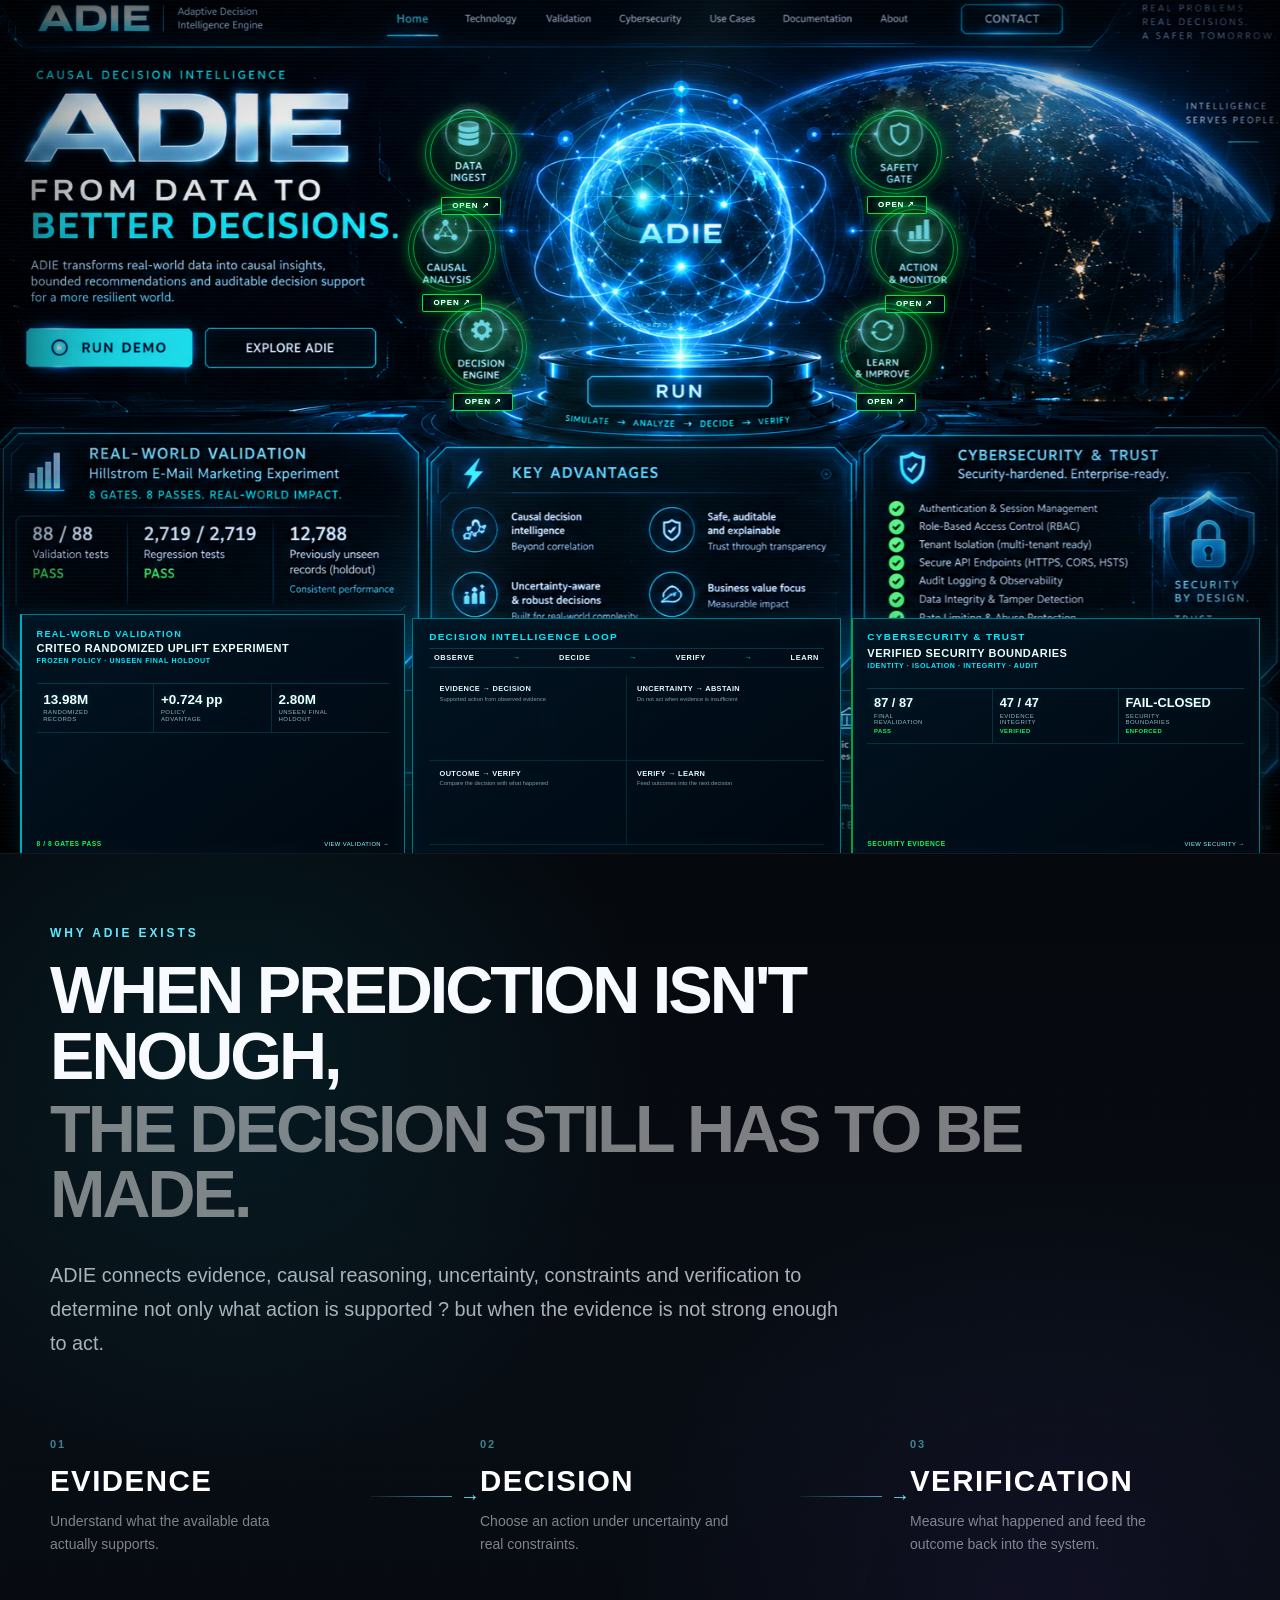
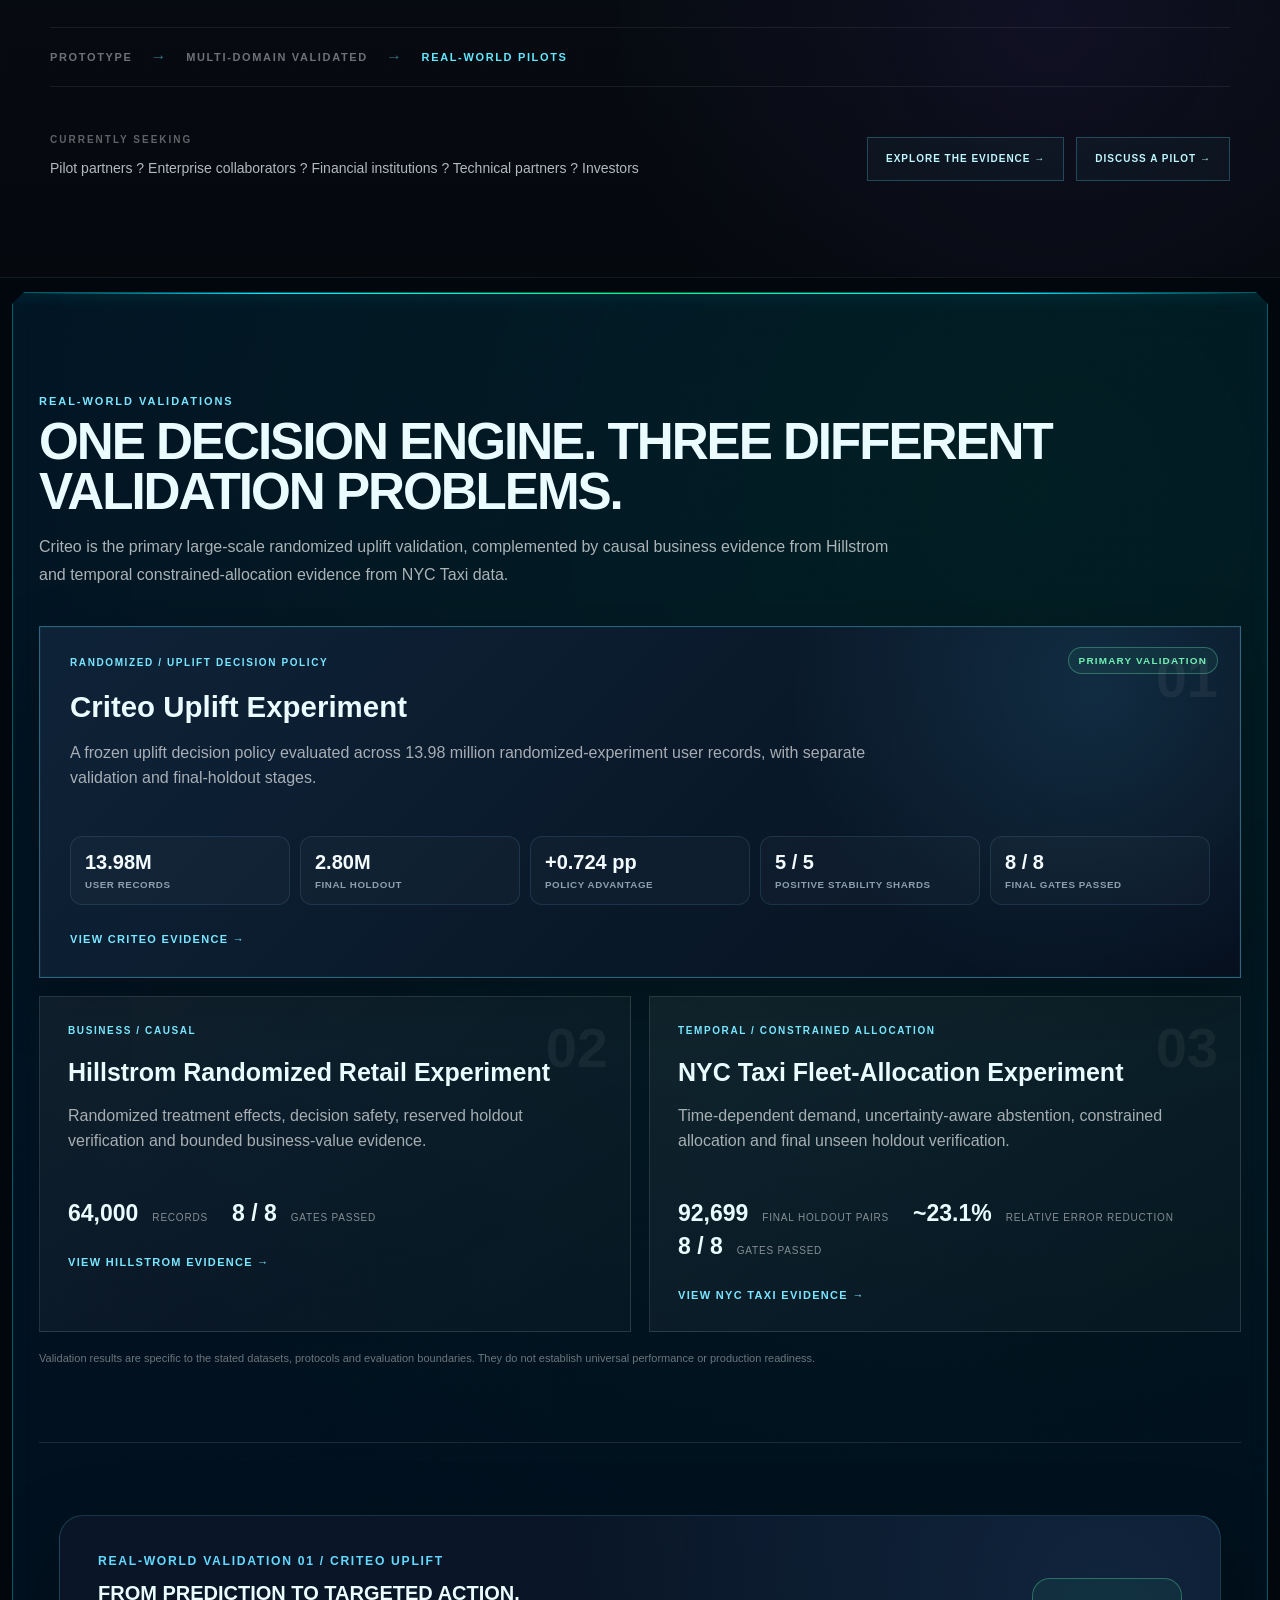
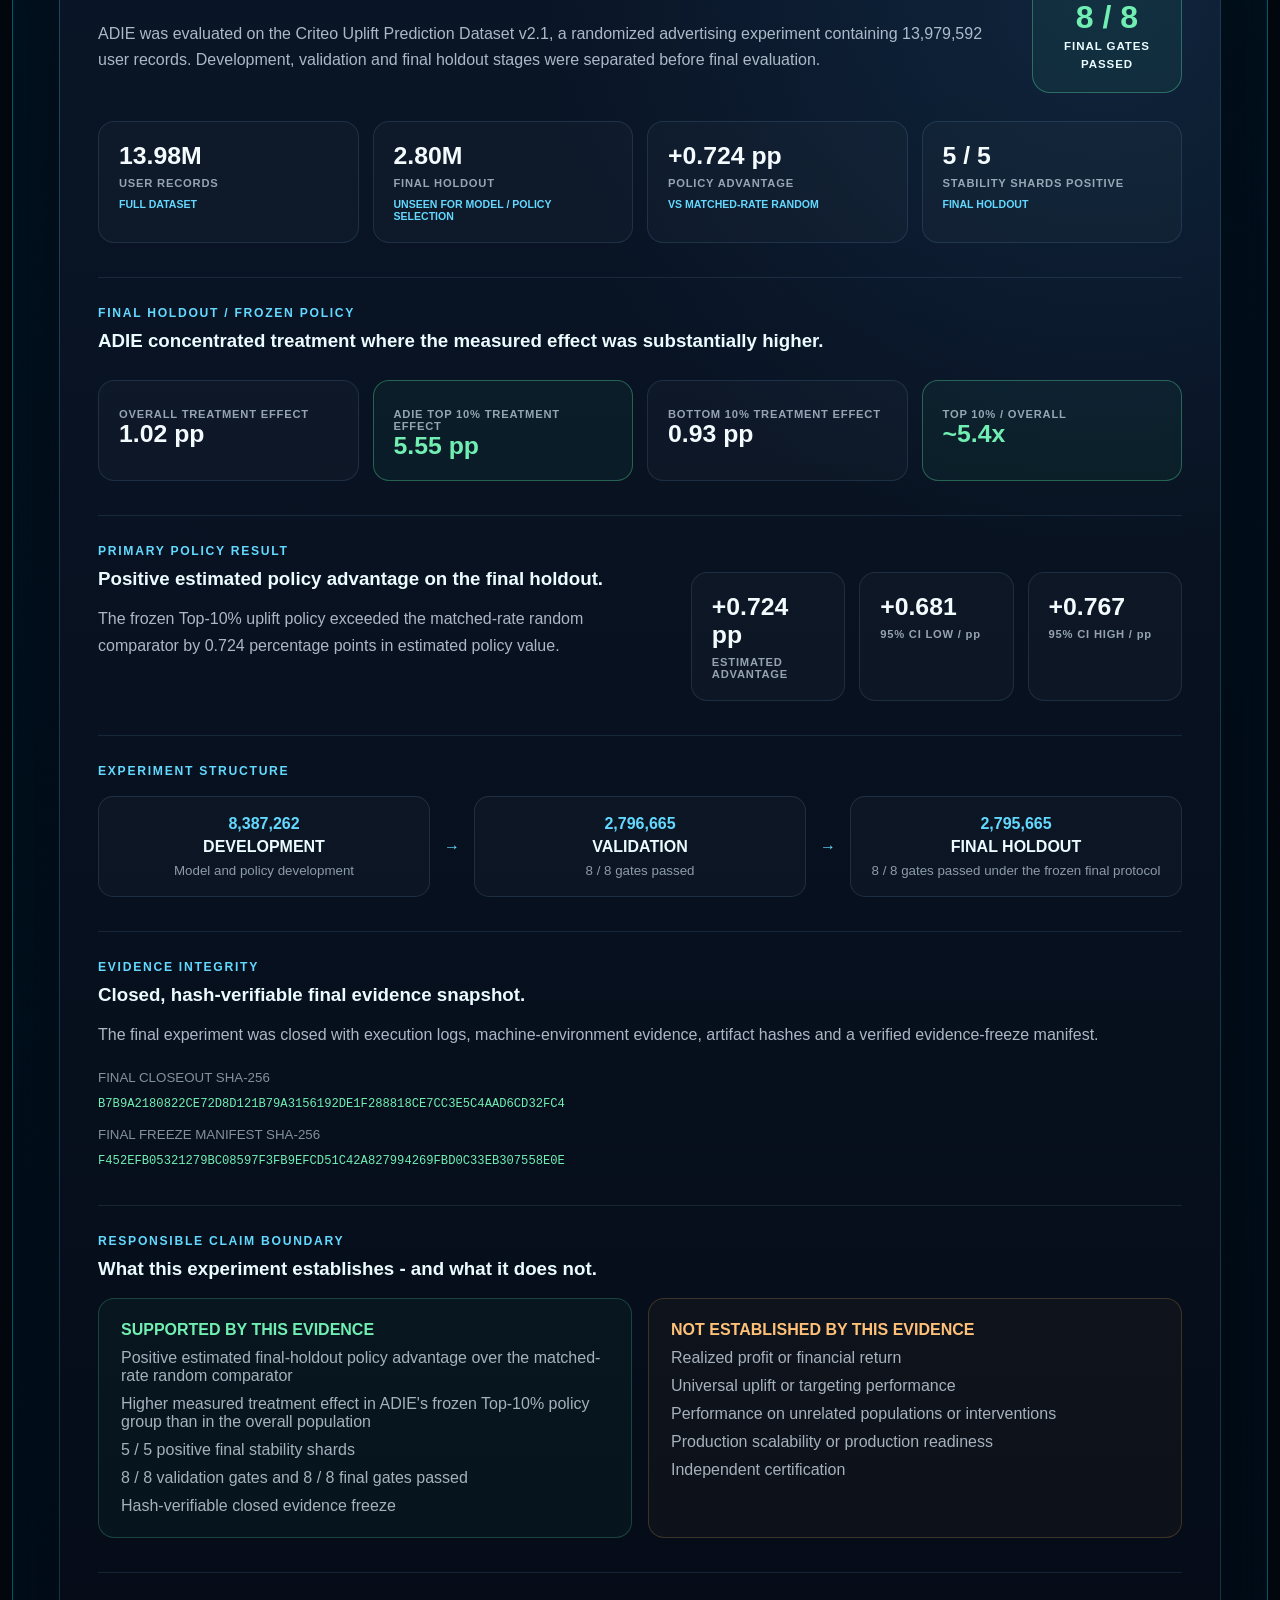
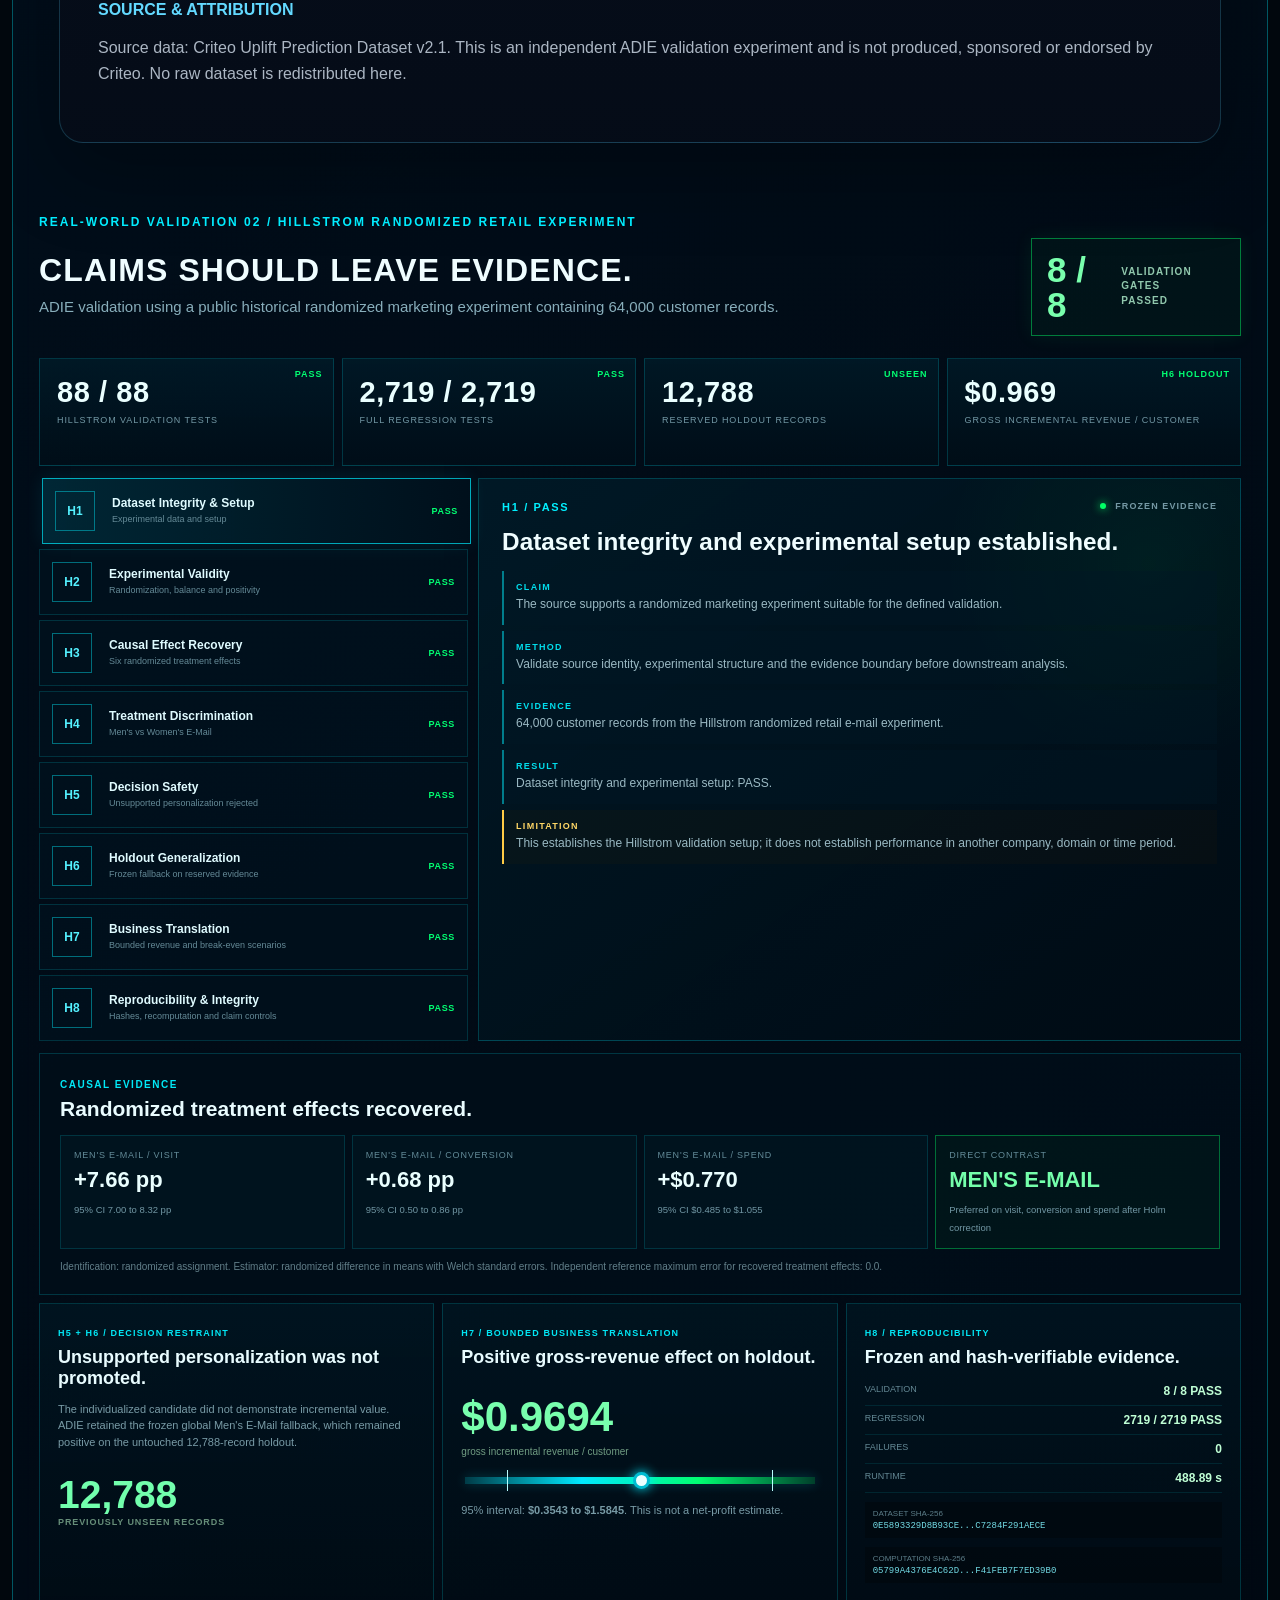
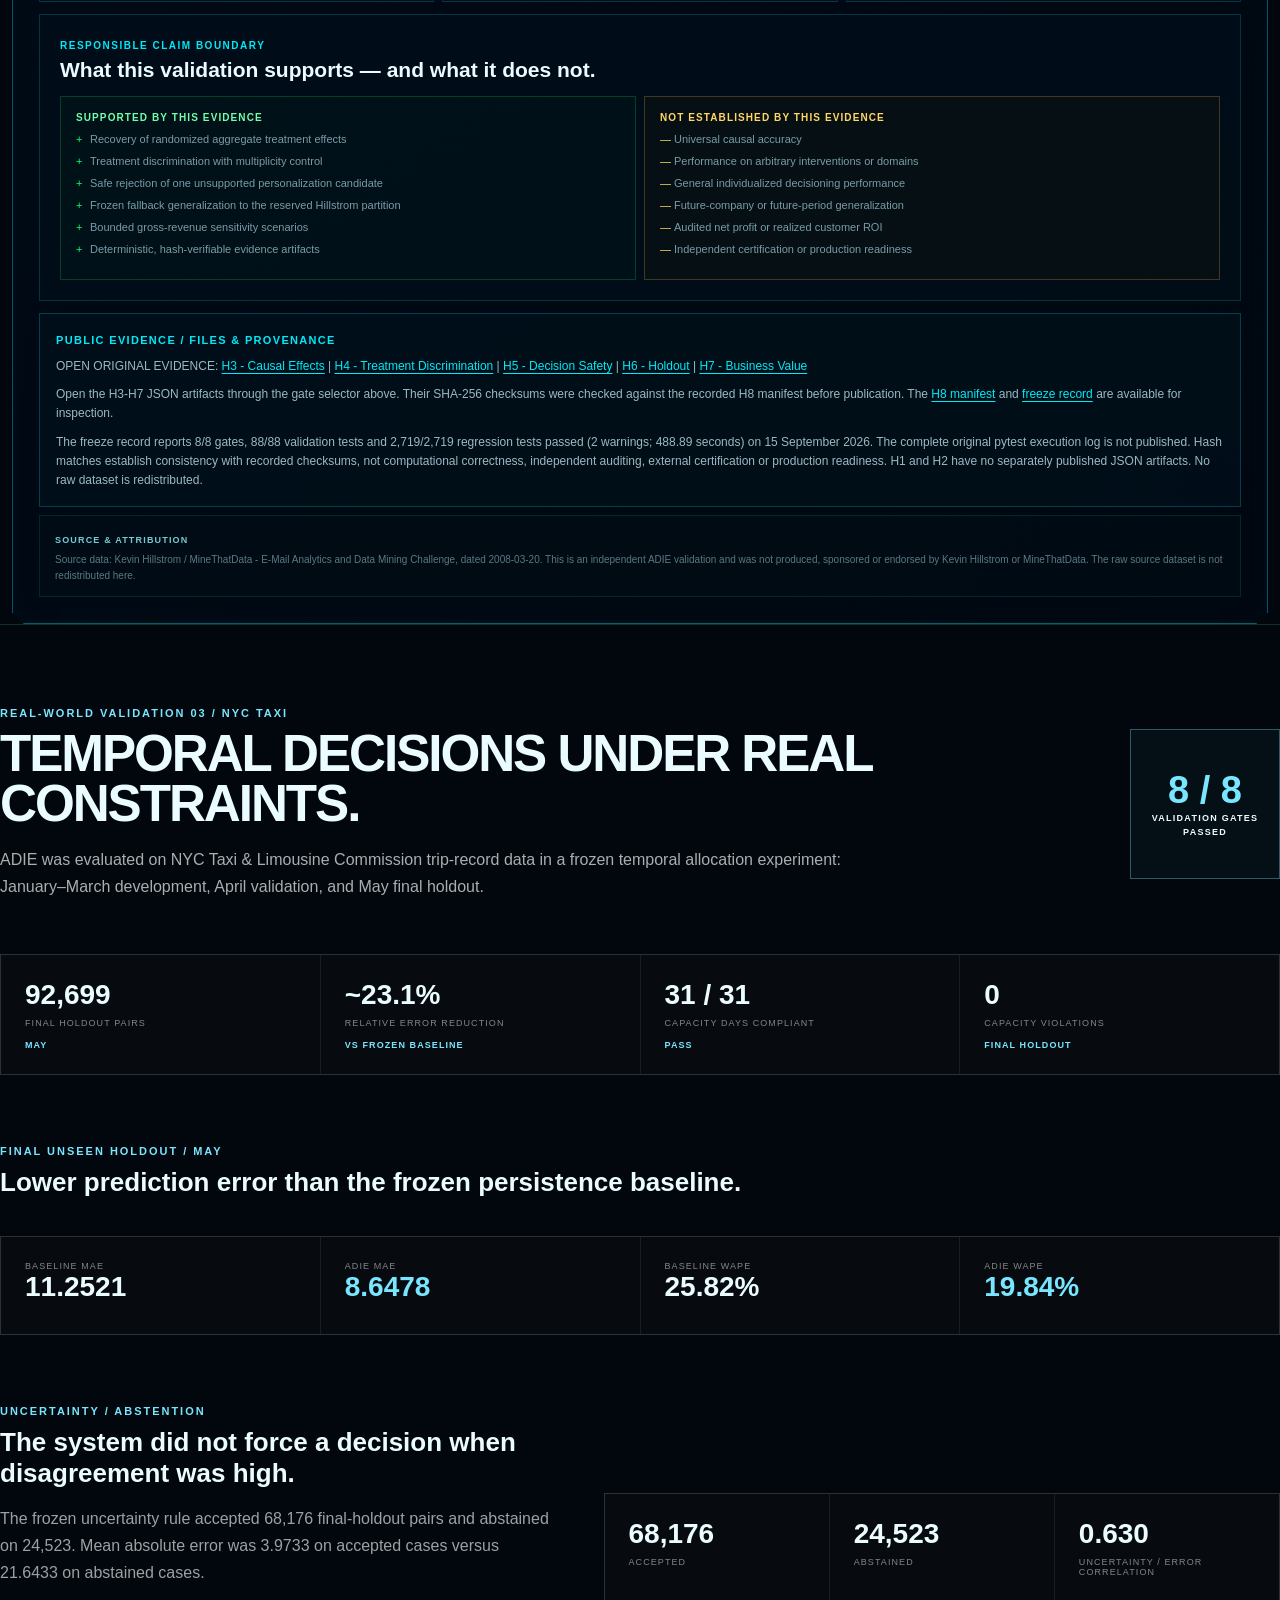
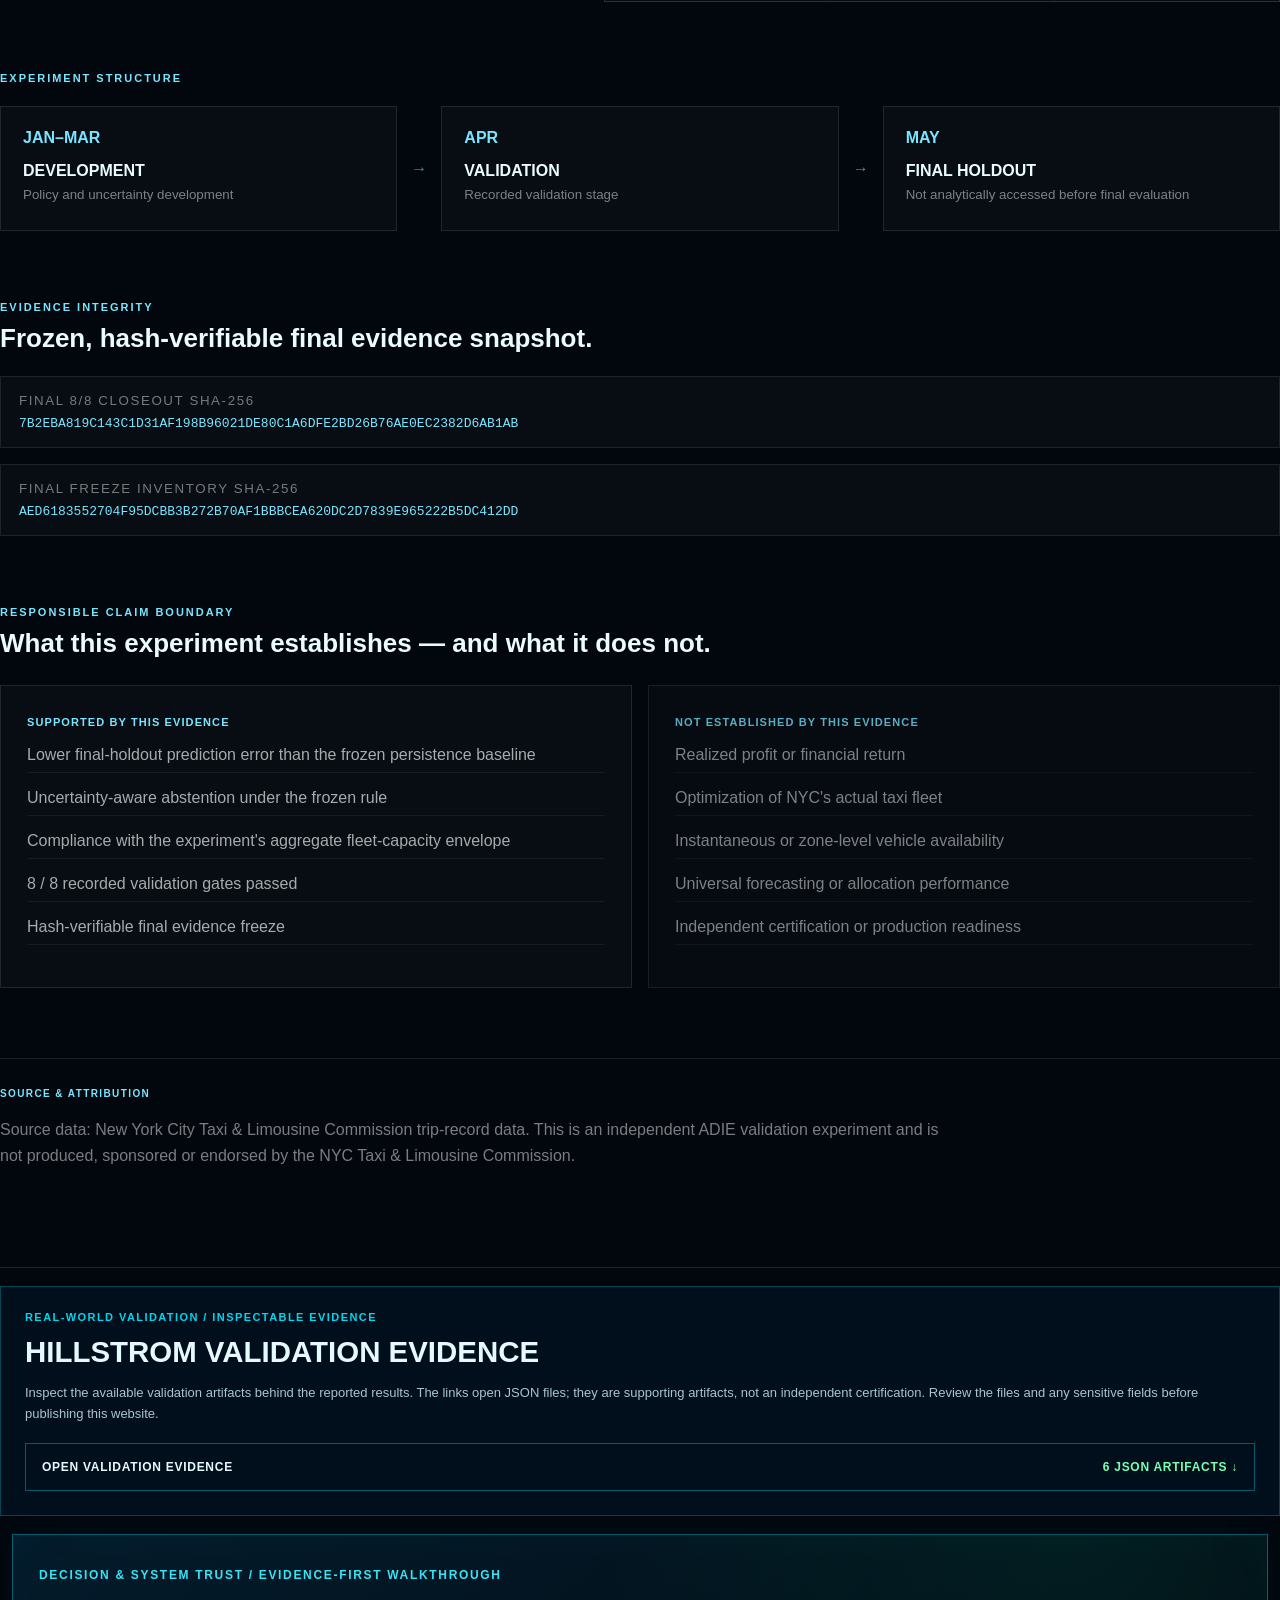
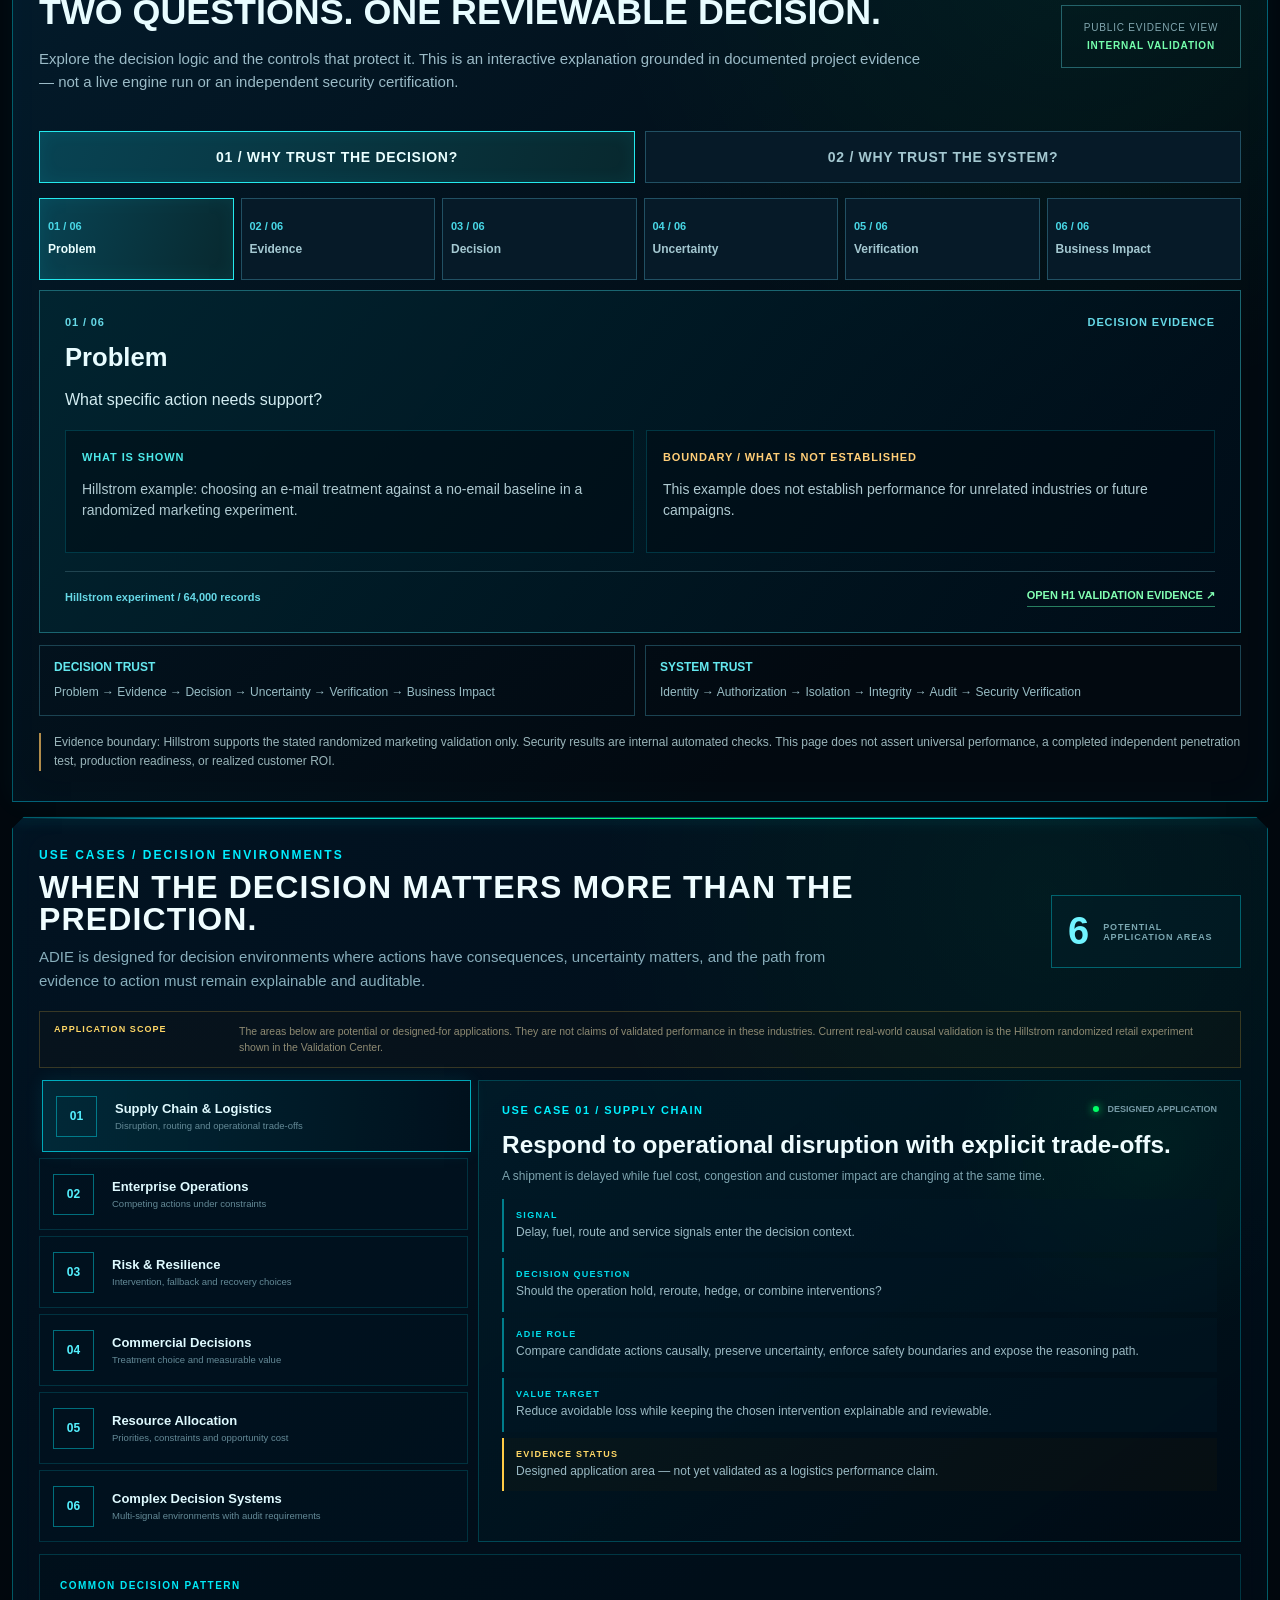
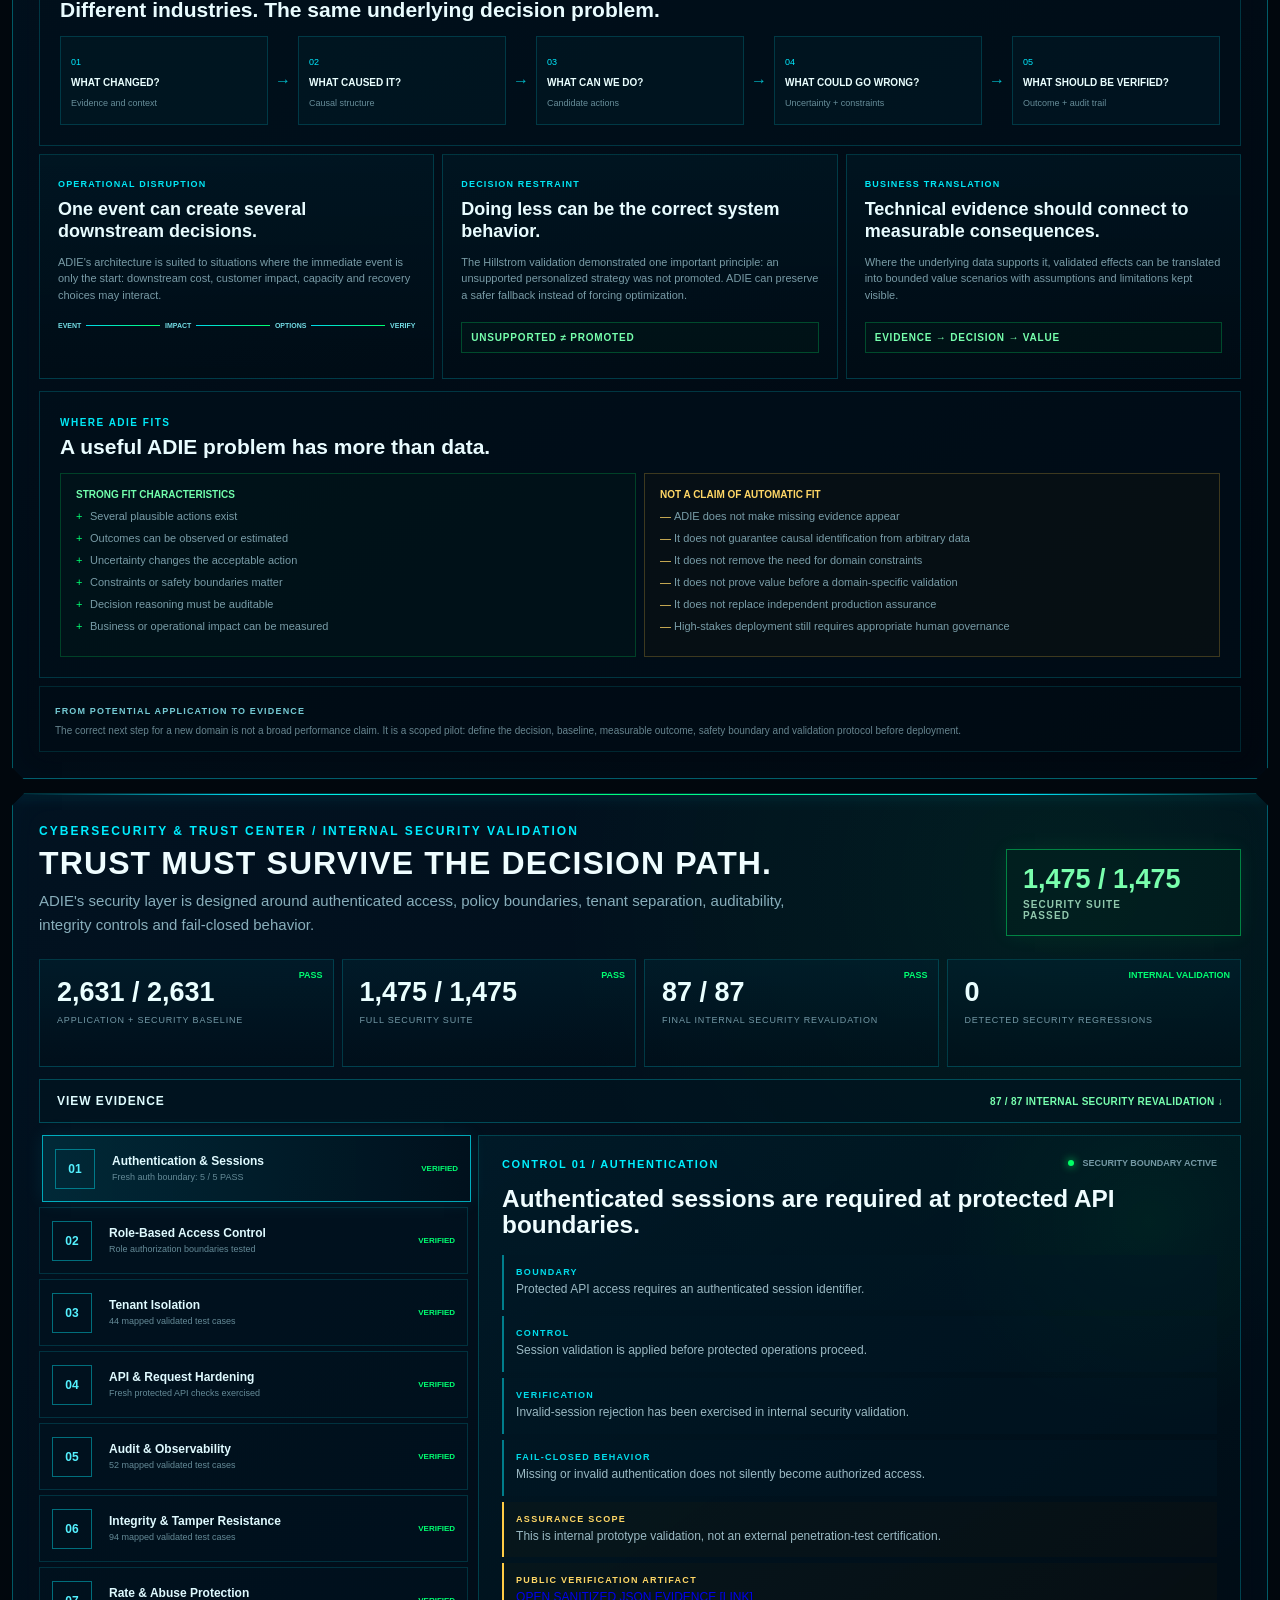
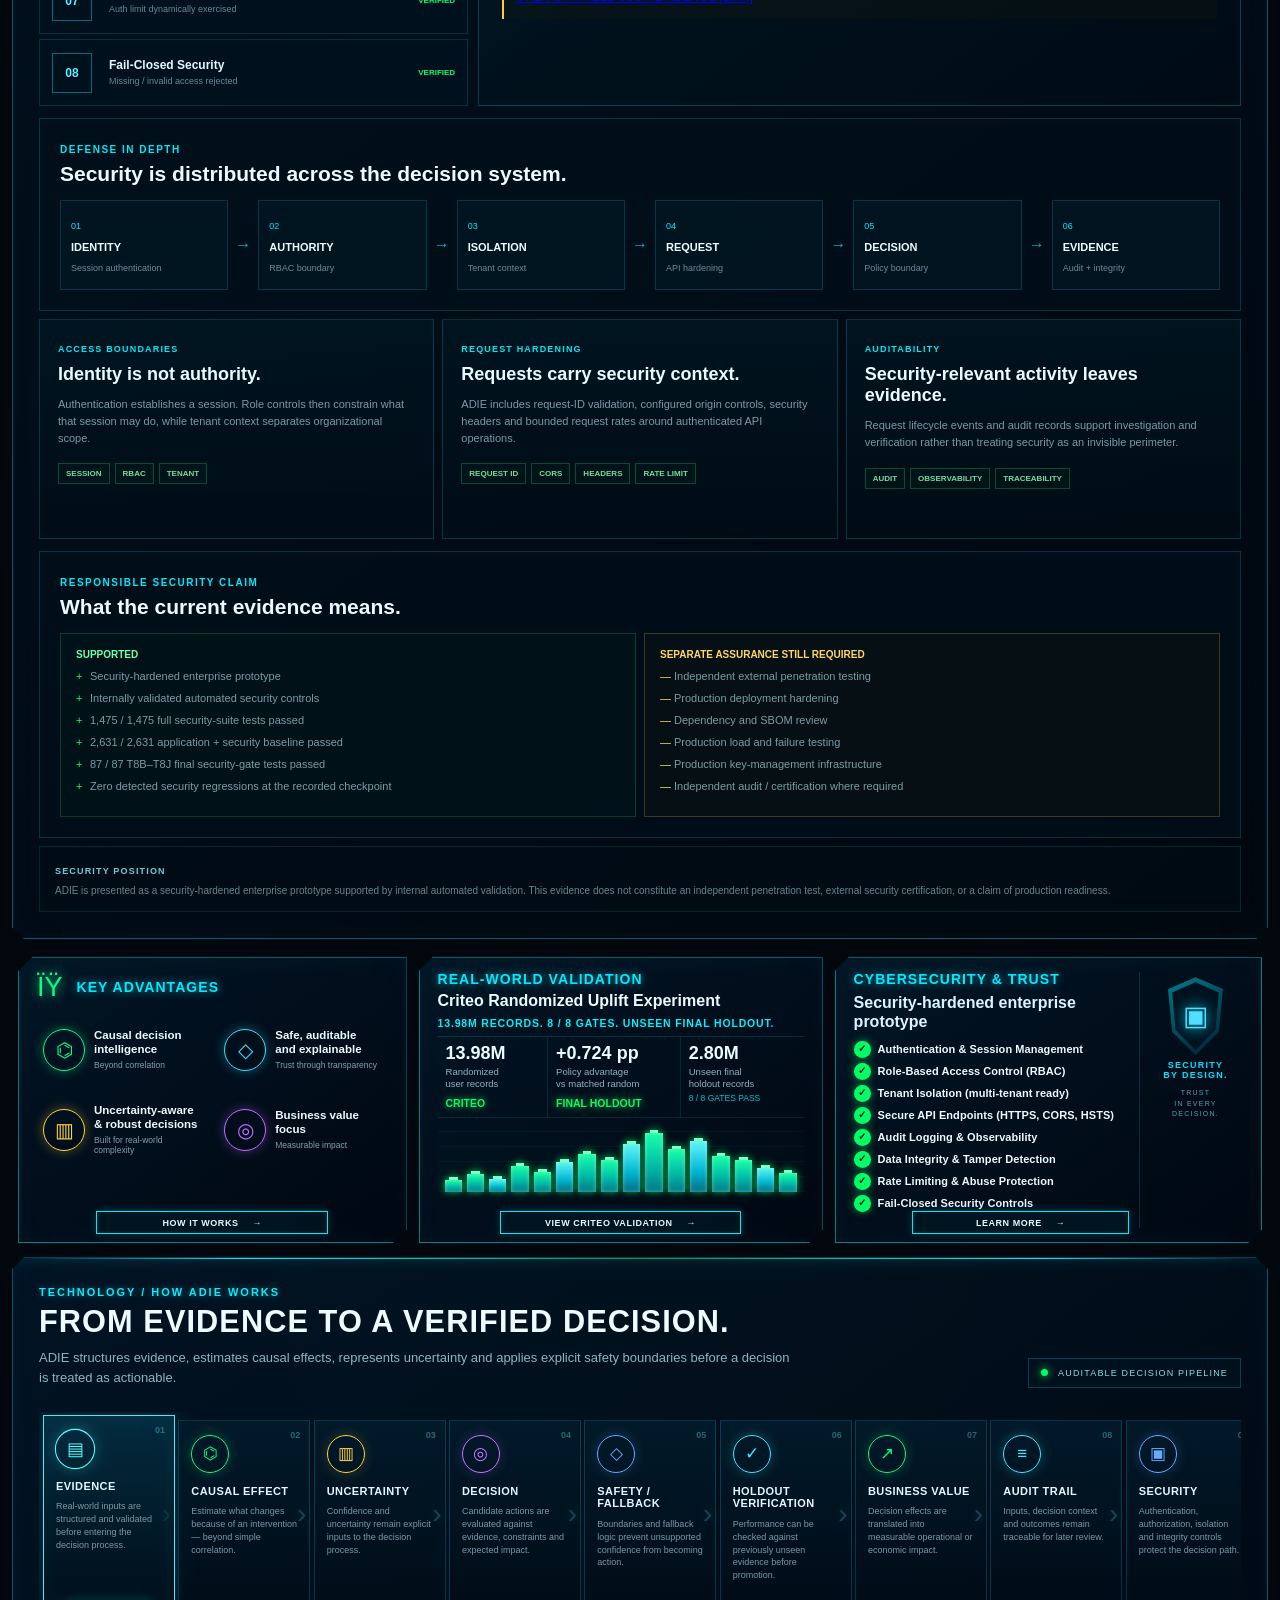
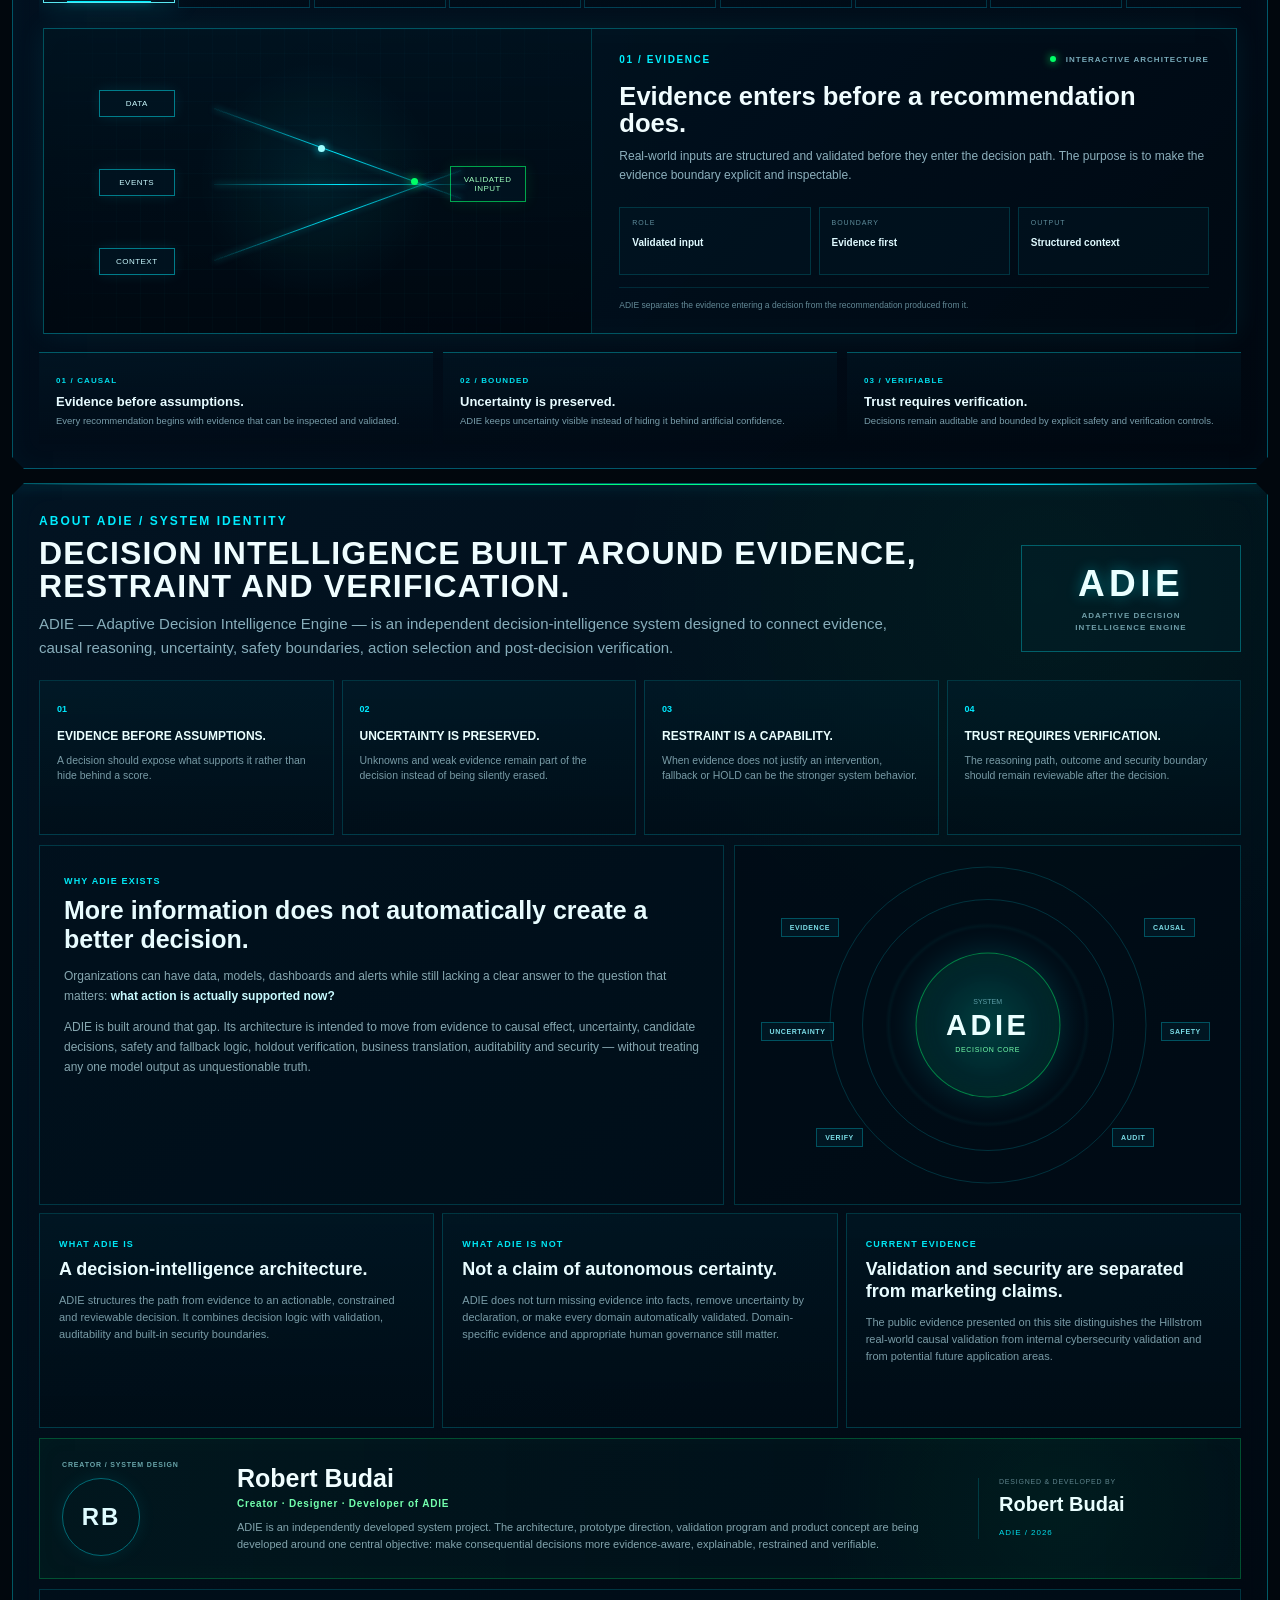
<file: index.html>
<!doctype html>
<html lang="en">
<head>
<meta charset="utf-8">
<meta name="viewport" content="width=device-width,initial-scale=1">
<meta name="description" content="ADIE — Adaptive Decision Intelligence Engine">
<title>ADIE — Adaptive Decision Intelligence Engine</title>
<link rel="stylesheet" href="style.css">
</head>
<body>

  <nav class="real-top-nav" aria-label="Primary navigation">
    <a href="#top" data-real-route="home">Home</a>
    <a href="#technology" data-real-route="technology">Technology</a>
    <a href="#validation-center" data-real-route="validation">Validation</a>
    <a href="#security-center" data-real-route="security">Cybersecurity</a>
    <a href="#usecases-center" data-real-route="usecases">Use Cases</a>
    <a href="#documentation-center" data-real-route="documentation">Documentation</a>
    <a href="#about-center" data-real-route="about">About</a>
    <a href="#contact-center" data-real-route="contact" class="real-contact">Contact</a>
  </nav>

<header class="mobile-head">
  <strong>ADIE</strong><button id="menuBtn" aria-label="Open navigation">☰</button>
</header>

<main>

<section class="visual-stage" aria-label="ADIE product overview">


  <div class="hero-real-controls" aria-label="ADIE hero controls">
    <button class="hero-zone zone-data" data-hero-action="technology" aria-label="Data Ingest — open Technology"><span>DATA<br>INGEST</span></button>
    <button class="hero-zone zone-causal" data-hero-action="technology" aria-label="Causal Analysis — open Technology"><span>CAUSAL<br>ANALYSIS</span></button>
    <button class="hero-zone zone-decision" data-hero-action="technology" aria-label="Decision Engine — open Technology"><span>DECISION<br>ENGINE</span></button>
    <button class="hero-zone zone-safety" data-hero-action="security" aria-label="Safety Gate — open Cybersecurity"><span>SAFETY<br>GATE</span></button>
    <button class="hero-zone zone-action" data-hero-action="usecases" aria-label="Action and Monitor — open Use Cases"><span>ACTION<br>&amp; MONITOR</span></button>
    <button class="hero-zone zone-learn" data-hero-action="validation" aria-label="Learn and Improve — open Validation"><span>LEARN<br>&amp; IMPROVE</span></button>
    <button id="coreRun" class="hero-zone zone-run" data-hero-action="run" aria-label="Run ADIE visual demo"><span>RUN</span></button>
    <button id="runDemo" class="hero-zone zone-run-demo" data-hero-action="run" aria-label="Run demo"><span>RUN DEMO</span></button>
    <button class="hero-zone zone-explore" data-hero-action="technology" aria-label="Explore ADIE"><span>EXPLORE ADIE</span></button>
  </div>

    <img class="master-scene" src="assets/adie_master_scene_silver_pods.png?v=20260922" alt="">
    <div class="scene-vignette"></div>
    <!-- Subtle animated atmospheric layer aligned to the Earth in the master artwork. -->
    <div class="earth-motion" aria-hidden="true">
      <div class="earth-atmosphere"></div>
      <div class="earth-longitudes"></div>
      <div class="earth-light-sweep"></div>
    </div>
    <div class="core-live-layer" aria-hidden="true">
      <div class="core-ring ring-a"></div>
      <div class="core-ring ring-b"></div>
      <div class="core-ring ring-c"></div>
      <div class="core-energy"></div>
      <div class="core-scan"></div>
      <div class="core-orbit-pulse pulse-a" aria-hidden="true"></div>
      <div class="core-orbit-pulse pulse-b" aria-hidden="true"></div>
      <div class="core-orbit-pulse pulse-c" aria-hidden="true"></div>
      <div class="core-status" id="coreStatus">SYSTEM READY</div>
    </div>
    <div class="hud-cursor" aria-hidden="true"><span></span></div>

    <!-- Real interactive HTML layer above the cinematic art -->

    <a class="hero-criteo-card" href="#criteo-validation" aria-label="View Criteo validation">
      <span class="hero-criteo-eyebrow">REAL-WORLD VALIDATION</span>
      <span class="hero-criteo-title">CRITEO RANDOMIZED UPLIFT EXPERIMENT</span>
      <span class="hero-criteo-tagline">FROZEN POLICY &middot; UNSEEN FINAL HOLDOUT</span>
      <span class="hero-criteo-stats">
        <span><strong>13.98M</strong><small>RANDOMIZED<br>RECORDS</small></span>
        <span><strong>+0.724 pp</strong><small>POLICY<br>ADVANTAGE</small></span>
        <span><strong>2.80M</strong><small>UNSEEN FINAL<br>HOLDOUT</small></span>
      </span>
      <span class="hero-criteo-footer"><b>8 / 8 GATES PASS</b><em>VIEW VALIDATION &rarr;</em></span>
    </a>
    <a class="hero-decision-loop" href="#technology" aria-label="Explore the ADIE Decision Intelligence Loop">
      <span class="hero-loop-eyebrow">DECISION INTELLIGENCE LOOP</span>

      <span class="hero-loop-flow">
        <b>OBSERVE</b><i>&rarr;</i>
        <b>DECIDE</b><i>&rarr;</i>
        <b>VERIFY</b><i>&rarr;</i>
        <b>LEARN</b>
      </span>

      <span class="hero-loop-grid">
        <span>
          <strong>EVIDENCE &rarr; DECISION</strong>
          <small>Supported action from observed evidence</small>
        </span>

        <span>
          <strong>UNCERTAINTY &rarr; ABSTAIN</strong>
          <small>Do not act when evidence is insufficient</small>
        </span>

        <span>
          <strong>OUTCOME &rarr; VERIFY</strong>
          <small>Compare the decision with what happened</small>
        </span>

        <span>
          <strong>VERIFY &rarr; LEARN</strong>
          <small>Feed outcomes into the next decision</small>
        </span>
      </span>
    </a>

    <a class="hero-cyber-card" href="#security-center" aria-label="View ADIE cybersecurity and trust evidence">
      <span class="hero-cyber-eyebrow">CYBERSECURITY &amp; TRUST</span>
      <span class="hero-cyber-title">VERIFIED SECURITY BOUNDARIES</span>
      <span class="hero-cyber-tagline">IDENTITY &middot; ISOLATION &middot; INTEGRITY &middot; AUDIT</span>

      <span class="hero-cyber-stats">
        <span>
          <strong>87 / 87</strong>
          <small>FINAL<br>REVALIDATION</small>
          <b>PASS</b>
        </span>

        <span>
          <strong>47 / 47</strong>
          <small>EVIDENCE<br>INTEGRITY</small>
          <b>VERIFIED</b>
        </span>

        <span>
          <strong>FAIL-CLOSED</strong>
          <small>SECURITY<br>BOUNDARIES</small>
          <b>ENFORCED</b>
        </span>
      </span>

      <span class="hero-cyber-footer">
        <b>SECURITY EVIDENCE</b>
        <em>VIEW SECURITY &rarr;</em>
      </span>
    </a>
  </section>

  <section class="adie-proof-strip" aria-label="ADIE evidence snapshot">
    <article><strong>88 / 88</strong><span>VALIDATION TESTS</span><b>PASS</b></article>
    <article><strong>2,719 / 2,719</strong><span>REGRESSION TESTS</span><b>PASS</b></article>
    <article><strong>12,788</strong><span>RESERVED HOLDOUT</span><b>UNSEEN</b></article>
    <article><strong>87 / 87</strong><span>SECURITY REVALIDATION</span><b>PASS</b></article>
  </section>


<section class="adie-purpose" aria-labelledby="adie-purpose-title">
  <div class="adie-purpose-inner">

    <div class="adie-purpose-kicker">WHY ADIE EXISTS</div>

    <h2 id="adie-purpose-title">
      WHEN PREDICTION ISN'T ENOUGH,
      <span>THE DECISION STILL HAS TO BE MADE.</span>
    </h2>

    <p class="adie-purpose-lead">
      ADIE connects evidence, causal reasoning, uncertainty, constraints and verification
      to determine not only what action is supported ? but when the evidence is not
      strong enough to act.
    </p>

    <div class="adie-purpose-flow">

      <div class="adie-purpose-step">
        <span class="adie-purpose-number">01</span>
        <h3>EVIDENCE</h3>
        <p>Understand what the available data actually supports.</p>
      </div>

      <div class="adie-purpose-connector" aria-hidden="true">
        <span></span><b>&rarr;</b>
      </div>

      <div class="adie-purpose-step">
        <span class="adie-purpose-number">02</span>
        <h3>DECISION</h3>
        <p>Choose an action under uncertainty and real constraints.</p>
      </div>

      <div class="adie-purpose-connector" aria-hidden="true">
        <span></span><b>&rarr;</b>
      </div>

      <div class="adie-purpose-step">
        <span class="adie-purpose-number">03</span>
        <h3>VERIFICATION</h3>
        <p>Measure what happened and feed the outcome back into the system.</p>
      </div>

    </div>

    <div class="adie-purpose-stage">
      <span>PROTOTYPE</span>
      <b>&rarr;</b>
      <span>MULTI-DOMAIN VALIDATED</span>
      <b>&rarr;</b>
      <strong>REAL-WORLD PILOTS</strong>
    </div>

    <div class="adie-purpose-bottom">

      <div class="adie-purpose-seeking">
        <small>CURRENTLY SEEKING</small>
        <p>
          Pilot partners ? Enterprise collaborators ? Financial institutions ?
          Technical partners ? Investors
        </p>
      </div>

      <div class="adie-purpose-actions">
        <a href="#validation-center">EXPLORE THE EVIDENCE &rarr;</a>
        <a href="#contact-center">DISCUSS A PILOT &rarr;</a>
      </div>

    </div>

  </div>
</section>

<section class="validation-center" id="validation-center">

    <div class="rwv-selector">
      <div class="rwv-heading">
        <span>REAL-WORLD VALIDATIONS</span>
        <h2>ONE DECISION ENGINE. THREE DIFFERENT VALIDATION PROBLEMS.</h2>
        <p>Criteo is the primary large-scale randomized uplift validation, complemented by causal business evidence from Hillstrom and temporal constrained-allocation evidence from NYC Taxi data.</p>
      </div>

      <div class="rwv-grid rwv-grid-featured">

        <a class="rwv-card rwv-criteo rwv-featured" href="#criteo-validation">
          <div class="rwv-number">01</div>
          <div class="rwv-type">RANDOMIZED / UPLIFT DECISION POLICY</div>
          <h3>Criteo Uplift Experiment</h3>
          <p>A frozen uplift decision policy evaluated across 13.98 million randomized-experiment user records, with separate validation and final-holdout stages.</p>

          <div class="rwv-featured-stats">
            <div><strong>13.98M</strong><span>USER RECORDS</span></div>
            <div><strong>2.80M</strong><span>FINAL HOLDOUT</span></div>
            <div><strong>+0.724 pp</strong><span>POLICY ADVANTAGE</span></div>
            <div><strong>5 / 5</strong><span>POSITIVE STABILITY SHARDS</span></div>
            <div><strong>8 / 8</strong><span>FINAL GATES PASSED</span></div>
          </div>

          <b>VIEW CRITEO EVIDENCE &#8594;</b>
        </a>

        <a class="rwv-card" href="#hillstrom-validation">
          <div class="rwv-number">02</div>
          <div class="rwv-type">BUSINESS / CAUSAL</div>
          <h3>Hillstrom Randomized Retail Experiment</h3>
          <p>Randomized treatment effects, decision safety, reserved holdout verification and bounded business-value evidence.</p>
          <div class="rwv-stats">
            <strong>64,000</strong><span>records</span>
            <strong>8 / 8</strong><span>gates passed</span>
          </div>
          <b>VIEW HILLSTROM EVIDENCE &#8594;</b>
        </a>

        <a class="rwv-card rwv-nyc" href="#nyc-taxi-validation">
          <div class="rwv-number">03</div>
          <div class="rwv-type">TEMPORAL / CONSTRAINED ALLOCATION</div>
          <h3>NYC Taxi Fleet-Allocation Experiment</h3>
          <p>Time-dependent demand, uncertainty-aware abstention, constrained allocation and final unseen holdout verification.</p>
          <div class="rwv-stats">
            <strong>92,699</strong><span>final holdout pairs</span>
            <strong>~23.1%</strong><span>relative error reduction</span>
            <strong>8 / 8</strong><span>gates passed</span>
          </div>
          <b>VIEW NYC TAXI EVIDENCE &#8594;</b>
        </a>

      </div>

      <p class="rwv-boundary">
        Validation results are specific to the stated datasets, protocols and evaluation boundaries. They do not establish universal performance or production readiness.
      </p>
    </div>

<section class="criteo-validation" id="criteo-validation">

  <div class="criteo-kicker">REAL-WORLD VALIDATION 01 / CRITEO UPLIFT</div>

  <div class="criteo-head">
    <div>
      <h2>FROM PREDICTION TO TARGETED ACTION.</h2>
      <p>ADIE was evaluated on the Criteo Uplift Prediction Dataset v2.1, a randomized advertising experiment containing 13,979,592 user records. Development, validation and final holdout stages were separated before final evaluation.</p>
    </div>
    <div class="criteo-seal">
      <strong>8 / 8</strong>
      <span>FINAL GATES<br>PASSED</span>
    </div>
  </div>

  <div class="criteo-metrics">
    <article>
      <strong>13.98M</strong>
      <span>USER RECORDS</span>
      <b>FULL DATASET</b>
    </article>
    <article>
      <strong>2.80M</strong>
      <span>FINAL HOLDOUT</span>
      <b>UNSEEN FOR MODEL / POLICY SELECTION</b>
    </article>
    <article>
      <strong>+0.724 pp</strong>
      <span>POLICY ADVANTAGE</span>
      <b>VS MATCHED-RATE RANDOM</b>
    </article>
    <article>
      <strong>5 / 5</strong>
      <span>STABILITY SHARDS POSITIVE</span>
      <b>FINAL HOLDOUT</b>
    </article>
  </div>

  <div class="criteo-comparison">
    <div class="criteo-section-title">
      <span>FINAL HOLDOUT / FROZEN POLICY</span>
      <h3>ADIE concentrated treatment where the measured effect was substantially higher.</h3>
    </div>

    <div class="criteo-compare-grid">
      <article>
        <span>OVERALL TREATMENT EFFECT</span>
        <strong>1.02 pp</strong>
      </article>
      <article class="criteo-highlight">
        <span>ADIE TOP 10% TREATMENT EFFECT</span>
        <strong>5.55 pp</strong>
      </article>
      <article>
        <span>BOTTOM 10% TREATMENT EFFECT</span>
        <strong>0.93 pp</strong>
      </article>
      <article class="criteo-highlight">
        <span>TOP 10% / OVERALL</span>
        <strong>~5.4x</strong>
      </article>
    </div>
  </div>

  <div class="criteo-policy">
    <div>
      <span>PRIMARY POLICY RESULT</span>
      <h3>Positive estimated policy advantage on the final holdout.</h3>
      <p>The frozen Top-10% uplift policy exceeded the matched-rate random comparator by 0.724 percentage points in estimated policy value.</p>
    </div>

    <div class="criteo-policy-stats">
      <article>
        <strong>+0.724 pp</strong>
        <span>ESTIMATED ADVANTAGE</span>
      </article>
      <article>
        <strong>+0.681</strong>
        <span>95% CI LOW / pp</span>
      </article>
      <article>
        <strong>+0.767</strong>
        <span>95% CI HIGH / pp</span>
      </article>
    </div>
  </div>

  <div class="criteo-protocol">
    <span>EXPERIMENT STRUCTURE</span>

    <div class="criteo-timeline">
      <article>
        <b>8,387,262</b>
        <strong>DEVELOPMENT</strong>
        <small>Model and policy development</small>
      </article>

      <i>&#8594;</i>

      <article>
        <b>2,796,665</b>
        <strong>VALIDATION</strong>
        <small>8 / 8 gates passed</small>
      </article>

      <i>&#8594;</i>

      <article>
        <b>2,795,665</b>
        <strong>FINAL HOLDOUT</strong>
        <small>8 / 8 gates passed under the frozen final protocol</small>
      </article>
    </div>
  </div>

  <div class="criteo-integrity">
    <div>
      <span>EVIDENCE INTEGRITY</span>
      <h3>Closed, hash-verifiable final evidence snapshot.</h3>
      <p>The final experiment was closed with execution logs, machine-environment evidence, artifact hashes and a verified evidence-freeze manifest.</p>
    </div>

    <div class="criteo-hashes">
      <p>
        <small>FINAL CLOSEOUT SHA-256</small>
        <code>B7B9A2180822CE72D8D121B79A3156192DE1F288818CE7CC3E5C4AAD6CD32FC4</code>
      </p>

      <p>
        <small>FINAL FREEZE MANIFEST SHA-256</small>
        <code>F452EFB05321279BC08597F3FB9EFCD51C42A827994269FBD0C33EB307558E0E</code>
      </p>
    </div>
  </div>

  <div class="criteo-boundary">
    <div>
      <span>RESPONSIBLE CLAIM BOUNDARY</span>
      <h3>What this experiment establishes - and what it does not.</h3>
    </div>

    <div class="criteo-boundary-grid">
      <article>
        <b>SUPPORTED BY THIS EVIDENCE</b>
        <p>Positive estimated final-holdout policy advantage over the matched-rate random comparator</p>
        <p>Higher measured treatment effect in ADIE's frozen Top-10% policy group than in the overall population</p>
        <p>5 / 5 positive final stability shards</p>
        <p>8 / 8 validation gates and 8 / 8 final gates passed</p>
        <p>Hash-verifiable closed evidence freeze</p>
      </article>

      <article class="criteo-not-established">
        <b>NOT ESTABLISHED BY THIS EVIDENCE</b>
        <p>Realized profit or financial return</p>
        <p>Universal uplift or targeting performance</p>
        <p>Performance on unrelated populations or interventions</p>
        <p>Production scalability or production readiness</p>
        <p>Independent certification</p>
      </article>
    </div>
  </div>

  <div class="criteo-source">
    <strong>SOURCE &amp; ATTRIBUTION</strong>
    <p>Source data: Criteo Uplift Prediction Dataset v2.1. This is an independent ADIE validation experiment and is not produced, sponsored or endorsed by Criteo. No raw dataset is redistributed here.</p>
  </div>

</section>

    <div id="hillstrom-validation"></div>
    <div class="vc-kicker">REAL-WORLD VALIDATION 02 / HILLSTROM RANDOMIZED RETAIL EXPERIMENT</div>

    <div class="vc-head">
      <div>
        <h2>CLAIMS SHOULD LEAVE EVIDENCE.</h2>
        <p>ADIE validation using a public historical randomized marketing experiment containing 64,000 customer records.</p>
      </div>
      <div class="vc-seal"><strong>8 / 8</strong><span>VALIDATION GATES<br>PASSED</span></div>
    </div>

    <div class="vc-metrics">
      <article><strong>88 / 88</strong><span>HILLSTROM VALIDATION TESTS</span><b>PASS</b></article>
      <article><strong>2,719 / 2,719</strong><span>FULL REGRESSION TESTS</span><b>PASS</b></article>
      <article><strong>12,788</strong><span>RESERVED HOLDOUT RECORDS</span><b>UNSEEN</b></article>
      <article><strong>$0.969</strong><span>GROSS INCREMENTAL REVENUE / CUSTOMER</span><b>H6 HOLDOUT</b></article>
    </div>

    <div class="vc-gate-layout">
      <div class="vc-gates" aria-label="Hillstrom validation gates">
        <button class="vc-gate is-active" data-gate="h1"><span>H1</span><div><strong>Dataset Integrity & Setup</strong><small>Experimental data and setup</small></div><b>PASS</b></button>
        <button class="vc-gate" data-gate="h2"><span>H2</span><div><strong>Experimental Validity</strong><small>Randomization, balance and positivity</small></div><b>PASS</b></button>
        <button class="vc-gate" data-gate="h3"><span>H3</span><div><strong>Causal Effect Recovery</strong><small>Six randomized treatment effects</small></div><b>PASS</b></button>
        <button class="vc-gate" data-gate="h4"><span>H4</span><div><strong>Treatment Discrimination</strong><small>Men's vs Women's E-Mail</small></div><b>PASS</b></button>
        <button class="vc-gate" data-gate="h5"><span>H5</span><div><strong>Decision Safety</strong><small>Unsupported personalization rejected</small></div><b>PASS</b></button>
        <button class="vc-gate" data-gate="h6"><span>H6</span><div><strong>Holdout Generalization</strong><small>Frozen fallback on reserved evidence</small></div><b>PASS</b></button>
        <button class="vc-gate" data-gate="h7"><span>H7</span><div><strong>Business Translation</strong><small>Bounded revenue and break-even scenarios</small></div><b>PASS</b></button>
        <button class="vc-gate" data-gate="h8"><span>H8</span><div><strong>Reproducibility & Integrity</strong><small>Hashes, recomputation and claim controls</small></div><b>PASS</b></button>
      </div>

      <div class="vc-evidence" aria-live="polite">
        <div class="vc-evidence-top">
          <span id="vcGateId">H1 / PASS</span>
          <b><i></i> FROZEN EVIDENCE</b>
        </div>
        <h3 id="vcTitle">Dataset integrity and experimental setup established.</h3>

        <div class="vc-chain">
          <div><small>CLAIM</small><p id="vcClaim">The source supports a randomized marketing experiment suitable for the defined validation.</p></div>
          <div><small>METHOD</small><p id="vcMethod">Validate source identity, experimental structure and the evidence boundary before downstream analysis.</p></div>
          <div><small>EVIDENCE</small><p id="vcEvidence">64,000 customer records from the Hillstrom randomized retail e-mail experiment.</p></div>
          <div><small>RESULT</small><p id="vcResult">Dataset integrity and experimental setup: PASS.</p></div>
          <div class="limit"><small>LIMITATION</small><p id="vcLimit">This establishes the Hillstrom validation setup; it does not establish performance in another company, domain or time period.</p></div>
        </div>
        <div class="vc-artifact-row" id="vcArtifactRow" hidden>
          <a id="vcArtifactLink" href="#" target="_blank" rel="noopener noreferrer">OPEN EVIDENCE FILE [LINK]</a>
          <span id="vcArtifactNote"></span>
        </div>
      </div>
    </div>

    <div class="vc-causal">
      <div class="vc-section-title"><span>CAUSAL EVIDENCE</span><h3>Randomized treatment effects recovered.</h3></div>
      <div class="vc-causal-grid">
        <article><span>MEN'S E-MAIL / VISIT</span><strong>+7.66 pp</strong><small>95% CI 7.00 to 8.32 pp</small></article>
        <article><span>MEN'S E-MAIL / CONVERSION</span><strong>+0.68 pp</strong><small>95% CI 0.50 to 0.86 pp</small></article>
        <article><span>MEN'S E-MAIL / SPEND</span><strong>+$0.770</strong><small>95% CI $0.485 to $1.055</small></article>
        <article class="preferred"><span>DIRECT CONTRAST</span><strong>MEN'S E-MAIL</strong><small>Preferred on visit, conversion and spend after Holm correction</small></article>
      </div>
      <p class="vc-method-note">Identification: randomized assignment. Estimator: randomized difference in means with Welch standard errors. Independent reference maximum error for recovered treatment effects: 0.0.</p>
    </div>

    <div class="vc-proof-grid">
      <article class="vc-proof holdout">
        <span>H5 + H6 / DECISION RESTRAINT</span>
        <h3>Unsupported personalization was not promoted.</h3>
        <p>The individualized candidate did not demonstrate incremental value. ADIE retained the frozen global Men's E-Mail fallback, which remained positive on the untouched 12,788-record holdout.</p>
        <div class="vc-big">12,788 <small>PREVIOUSLY UNSEEN RECORDS</small></div>
      </article>

      <article class="vc-proof value">
        <span>H7 / BOUNDED BUSINESS TRANSLATION</span>
        <h3>Positive gross-revenue effect on holdout.</h3>
        <div class="vc-value-row"><strong>$0.9694</strong><small>gross incremental revenue / customer</small></div>
        <div class="vc-range"><i></i><b></b><i></i></div>
        <p>95% interval: <strong>$0.3543 to $1.5845</strong>. This is not a net-profit estimate.</p>
      </article>

      <article class="vc-proof integrity">
        <span>H8 / REPRODUCIBILITY</span>
        <h3>Frozen and hash-verifiable evidence.</h3>
        <div class="vc-integrity-row"><small>VALIDATION</small><strong>8 / 8 PASS</strong></div>
        <div class="vc-integrity-row"><small>REGRESSION</small><strong>2719 / 2719 PASS</strong></div>
        <div class="vc-integrity-row"><small>FAILURES</small><strong>0</strong></div>
        <div class="vc-integrity-row"><small>RUNTIME</small><strong>488.89 s</strong></div>
        <div class="vc-hash"><small>DATASET SHA-256</small><code>0E5893329D8B93CE...C7284F291AECE</code></div>
        <div class="vc-hash"><small>COMPUTATION SHA-256</small><code>05799A4376E4C62D...F41FEB7F7ED39B0</code></div>
      </article>
    </div>

    <div class="vc-limits">
      <div>
        <span>RESPONSIBLE CLAIM BOUNDARY</span>
        <h3>What this validation supports — and what it does not.</h3>
      </div>
      <div class="vc-limit-columns">
        <article>
          <b>SUPPORTED BY THIS EVIDENCE</b>
          <p>Recovery of randomized aggregate treatment effects</p>
          <p>Treatment discrimination with multiplicity control</p>
          <p>Safe rejection of one unsupported personalization candidate</p>
          <p>Frozen fallback generalization to the reserved Hillstrom partition</p>
          <p>Bounded gross-revenue sensitivity scenarios</p>
          <p>Deterministic, hash-verifiable evidence artifacts</p>
        </article>
        <article class="not-established">
          <b>NOT ESTABLISHED BY THIS EVIDENCE</b>
          <p>Universal causal accuracy</p>
          <p>Performance on arbitrary interventions or domains</p>
          <p>General individualized decisioning performance</p>
          <p>Future-company or future-period generalization</p>
          <p>Audited net profit or realized customer ROI</p>
          <p>Independent certification or production readiness</p>
        </article>
      </div>
    </div>

    <div class="vc-public-evidence">
      <strong>PUBLIC EVIDENCE / FILES &amp; PROVENANCE</strong>
      <p>OPEN ORIGINAL EVIDENCE: <a href="evidence/h3_causal_effects.json" target="_blank" rel="noopener noreferrer">H3 - Causal Effects</a> | <a href="evidence/h4_treatment_discrimination.json" target="_blank" rel="noopener noreferrer">H4 - Treatment Discrimination</a> | <a href="evidence/h5_individualized_policy.json" target="_blank" rel="noopener noreferrer">H5 - Decision Safety</a> | <a href="evidence/h6_reserved_generalization.json" target="_blank" rel="noopener noreferrer">H6 - Holdout</a> | <a href="evidence/h7_business_value_roi.json" target="_blank" rel="noopener noreferrer">H7 - Business Value</a></p>
      <p>Open the H3-H7 JSON artifacts through the gate selector above. Their SHA-256 checksums were checked against the recorded H8 manifest before publication. The <a href="evidence/h8_reproducibility_manifest.json" target="_blank" rel="noopener noreferrer">H8 manifest</a> and <a href="evidence/FREEZE_RECORD.txt" target="_blank" rel="noopener noreferrer">freeze record</a> are available for inspection.</p>
      <p>The freeze record reports 8/8 gates, 88/88 validation tests and 2,719/2,719 regression tests passed (2 warnings; 488.89 seconds) on 15 September 2026. The complete original pytest execution log is not published. Hash matches establish consistency with recorded checksums, not computational correctness, independent auditing, external certification or production readiness. H1 and H2 have no separately published JSON artifacts. No raw dataset is redistributed.</p>
    </div>
    <div class="vc-source">
      <strong>SOURCE & ATTRIBUTION</strong>
      <p>Source data: Kevin Hillstrom / MineThatData - E-Mail Analytics and Data Mining Challenge, dated 2008-03-20. This is an independent ADIE validation and was not produced, sponsored or endorsed by Kevin Hillstrom or MineThatData. The raw source dataset is not redistributed here.</p>
    </div>
  </section>

<section class="nyc-validation" id="nyc-taxi-validation">

  <div class="nyc-kicker">REAL-WORLD VALIDATION 03 / NYC TAXI</div>

  <div class="nyc-head">
    <div>
      <h2>TEMPORAL DECISIONS UNDER REAL CONSTRAINTS.</h2>
      <p>ADIE was evaluated on NYC Taxi & Limousine Commission trip-record data in a frozen temporal allocation experiment: January–March development, April validation, and May final holdout.</p>
    </div>
    <div class="nyc-seal">
      <strong>8 / 8</strong>
      <span>VALIDATION GATES<br>PASSED</span>
    </div>
  </div>

  <div class="nyc-metrics">
    <article>
      <strong>92,699</strong>
      <span>FINAL HOLDOUT PAIRS</span>
      <b>MAY</b>
    </article>
    <article>
      <strong>~23.1%</strong>
      <span>RELATIVE ERROR REDUCTION</span>
      <b>VS FROZEN BASELINE</b>
    </article>
    <article>
      <strong>31 / 31</strong>
      <span>CAPACITY DAYS COMPLIANT</span>
      <b>PASS</b>
    </article>
    <article>
      <strong>0</strong>
      <span>CAPACITY VIOLATIONS</span>
      <b>FINAL HOLDOUT</b>
    </article>
  </div>

  <div class="nyc-comparison">
    <div class="nyc-section-title">
      <span>FINAL UNSEEN HOLDOUT / MAY</span>
      <h3>Lower prediction error than the frozen persistence baseline.</h3>
    </div>

    <div class="nyc-compare-grid">
      <article>
        <span>BASELINE MAE</span>
        <strong>11.2521</strong>
      </article>
      <article class="nyc-highlight">
        <span>ADIE MAE</span>
        <strong>8.6478</strong>
      </article>
      <article>
        <span>BASELINE WAPE</span>
        <strong>25.82%</strong>
      </article>
      <article class="nyc-highlight">
        <span>ADIE WAPE</span>
        <strong>19.84%</strong>
      </article>
    </div>
  </div>

  <div class="nyc-uncertainty">
    <div>
      <span>UNCERTAINTY / ABSTENTION</span>
      <h3>The system did not force a decision when disagreement was high.</h3>
      <p>The frozen uncertainty rule accepted 68,176 final-holdout pairs and abstained on 24,523. Mean absolute error was 3.9733 on accepted cases versus 21.6433 on abstained cases.</p>
    </div>

    <div class="nyc-uncertainty-stats">
      <article><strong>68,176</strong><span>ACCEPTED</span></article>
      <article><strong>24,523</strong><span>ABSTAINED</span></article>
      <article><strong>0.630</strong><span>UNCERTAINTY / ERROR CORRELATION</span></article>
    </div>
  </div>

  <div class="nyc-protocol">
    <span>EXPERIMENT STRUCTURE</span>
    <div class="nyc-timeline">
      <article><b>JAN–MAR</b><strong>DEVELOPMENT</strong><small>Policy and uncertainty development</small></article>
      <i>→</i>
      <article><b>APR</b><strong>VALIDATION</strong><small>Recorded validation stage</small></article>
      <i>→</i>
      <article><b>MAY</b><strong>FINAL HOLDOUT</strong><small>Not analytically accessed before final evaluation</small></article>
    </div>
  </div>

  <div class="nyc-integrity">
    <div>
      <span>EVIDENCE INTEGRITY</span>
      <h3>Frozen, hash-verifiable final evidence snapshot.</h3>
    </div>

    <div class="nyc-hashes">
      <p>
        <small>FINAL 8/8 CLOSEOUT SHA-256</small>
        <code>7B2EBA819C143C1D31AF198B96021DE80C1A6DFE2BD26B76AE0EC2382D6AB1AB</code>
      </p>
      <p>
        <small>FINAL FREEZE INVENTORY SHA-256</small>
        <code>AED6183552704F95DCBB3B272B70AF1BBBCEA620DC2D7839E965222B5DC412DD</code>
      </p>
    </div>
  </div>

  <div class="nyc-boundary">
    <div>
      <span>RESPONSIBLE CLAIM BOUNDARY</span>
      <h3>What this experiment establishes — and what it does not.</h3>
    </div>

    <div class="nyc-boundary-grid">
      <article>
        <b>SUPPORTED BY THIS EVIDENCE</b>
        <p>Lower final-holdout prediction error than the frozen persistence baseline</p>
        <p>Uncertainty-aware abstention under the frozen rule</p>
        <p>Compliance with the experiment's aggregate fleet-capacity envelope</p>
        <p>8 / 8 recorded validation gates passed</p>
        <p>Hash-verifiable final evidence freeze</p>
      </article>

      <article class="nyc-not-established">
        <b>NOT ESTABLISHED BY THIS EVIDENCE</b>
        <p>Realized profit or financial return</p>
        <p>Optimization of NYC's actual taxi fleet</p>
        <p>Instantaneous or zone-level vehicle availability</p>
        <p>Universal forecasting or allocation performance</p>
        <p>Independent certification or production readiness</p>
      </article>
    </div>
  </div>

  <div class="nyc-source">
    <strong>SOURCE &amp; ATTRIBUTION</strong>
    <p>Source data: New York City Taxi &amp; Limousine Commission trip-record data. This is an independent ADIE validation experiment and is not produced, sponsored or endorsed by the NYC Taxi &amp; Limousine Commission.</p>
  </div>

</section>


<section class="validation-evidence-section" id="validation-evidence" aria-labelledby="validation-evidence-title">
    <div class="ve-kicker">REAL-WORLD VALIDATION / INSPECTABLE EVIDENCE</div>
    <h2 id="validation-evidence-title">HILLSTROM VALIDATION EVIDENCE</h2>
    <p>Inspect the available validation artifacts behind the reported results. The links open JSON files; they are supporting artifacts, not an independent certification. Review the files and any sensitive fields before publishing this website.</p>
    <details class="ve-disclosure">
      <summary>OPEN VALIDATION EVIDENCE <span>6 JSON ARTIFACTS &#8595;</span></summary>
      <div class="ve-content">
        <p>Available validation outputs:</p>
        <ul>
          <li><a href="evidence/h3_causal_effects.json" target="_blank" rel="noopener noreferrer">H3 · Causal effects · JSON &#8599;</a></li>
          <li><a href="evidence/h4_treatment_discrimination.json" target="_blank" rel="noopener noreferrer">H4 · Treatment discrimination · JSON &#8599;</a></li>
          <li><a href="evidence/h5_individualized_policy.json" target="_blank" rel="noopener noreferrer">H5 · Individualized policy · JSON &#8599;</a></li>
          <li><a href="evidence/h6_reserved_generalization.json" target="_blank" rel="noopener noreferrer">H6 · Reserved generalization · JSON &#8599;</a></li>
          <li><a href="evidence/h7_business_value_roi.json" target="_blank" rel="noopener noreferrer">H7 · Business value / ROI · JSON &#8599;</a></li>
          <li><a href="evidence/h8_reproducibility_manifest.json" target="_blank" rel="noopener noreferrer">H8 · Reproducibility manifest · JSON &#8599;</a></li>
        </ul>
        <p class="ve-caveat">Reported test counts and holdout figures are displayed on the validation card. These artifacts do not by themselves establish independent verification or production readiness.</p>
      </div>
    </details>
  </section>

<section class="trust-journey" id="decision-trust-journey" aria-labelledby="journey-title">
 <div class="tj-heading"><div><span class="tj-kicker">DECISION & SYSTEM TRUST / EVIDENCE-FIRST WALKTHROUGH</span><h2 id="journey-title">TWO QUESTIONS. ONE REVIEWABLE DECISION.</h2><p>Explore the decision logic and the controls that protect it. This is an interactive explanation grounded in documented project evidence — not a live engine run or an independent security certification.</p></div><div class="tj-stamp">PUBLIC EVIDENCE VIEW<br><strong>INTERNAL VALIDATION</strong></div></div>
 <div class="tj-switch" role="group" aria-label="Choose trust journey"><button type="button" data-journey="decision" aria-pressed="true" class="tj-selected">01 / WHY TRUST THE DECISION?</button><button type="button" data-journey="system" aria-pressed="false">02 / WHY TRUST THE SYSTEM?</button></div>
 <div class="tj-steps" id="tjSteps" role="group" aria-label="Journey steps"></div>
 <article class="tj-evidence" aria-live="polite"><div class="tj-evidence-top"><span id="tjStepNumber">01 / 06</span><span id="tjEvidenceType">EVIDENCE STATUS</span></div><h3 id="tjStepTitle">Problem</h3><p id="tjStepQuestion"></p><div class="tj-proof-grid"><div><small>WHAT IS SHOWN</small><p id="tjStepProof"></p></div><div><small>BOUNDARY / WHAT IS NOT ESTABLISHED</small><p id="tjStepLimit"></p></div></div><div class="tj-evidence-bottom"><span id="tjStepSource"></span><a id="tjEvidenceLink" href="#validation-center">OPEN SUPPORTING SECTION ↗</a></div></article>
 <div class="tj-cross"><div><b>DECISION TRUST</b><span>Problem → Evidence → Decision → Uncertainty → Verification → Business Impact</span></div><div><b>SYSTEM TRUST</b><span>Identity → Authorization → Isolation → Integrity → Audit → Security Verification</span></div></div>
 <p class="tj-disclosure">Evidence boundary: Hillstrom supports the stated randomized marketing validation only. Security results are internal automated checks. This page does not assert universal performance, a completed independent penetration test, production readiness, or realized customer ROI.</p>
</section>

<section class="usecases-center" id="usecases-center">
    <div class="uc-kicker">USE CASES / DECISION ENVIRONMENTS</div>
    <div class="uc-head">
      <div>
        <h2>WHEN THE DECISION MATTERS MORE THAN THE PREDICTION.</h2>
        <p>ADIE is designed for decision environments where actions have consequences, uncertainty matters, and the path from evidence to action must remain explainable and auditable.</p>
      </div>
      <div class="uc-badge"><strong>6</strong><span>POTENTIAL<br>APPLICATION AREAS</span></div>
    </div>

    <div class="uc-disclaimer">
      <b>APPLICATION SCOPE</b>
      <p>The areas below are potential or designed-for applications. They are not claims of validated performance in these industries. Current real-world causal validation is the Hillstrom randomized retail experiment shown in the Validation Center.</p>
    </div>

    <div class="uc-layout">
      <div class="uc-list">
        <button class="uc-item is-active" data-uc="supply"><span>01</span><div><strong>Supply Chain & Logistics</strong><small>Disruption, routing and operational trade-offs</small></div></button>
        <button class="uc-item" data-uc="operations"><span>02</span><div><strong>Enterprise Operations</strong><small>Competing actions under constraints</small></div></button>
        <button class="uc-item" data-uc="risk"><span>03</span><div><strong>Risk & Resilience</strong><small>Intervention, fallback and recovery choices</small></div></button>
        <button class="uc-item" data-uc="commercial"><span>04</span><div><strong>Commercial Decisions</strong><small>Treatment choice and measurable value</small></div></button>
        <button class="uc-item" data-uc="resource"><span>05</span><div><strong>Resource Allocation</strong><small>Priorities, constraints and opportunity cost</small></div></button>
        <button class="uc-item" data-uc="complex"><span>06</span><div><strong>Complex Decision Systems</strong><small>Multi-signal environments with audit requirements</small></div></button>
      </div>

      <div class="uc-console" aria-live="polite">
        <div class="uc-console-top"><span id="ucId">USE CASE 01 / SUPPLY CHAIN</span><b><i></i> DESIGNED APPLICATION</b></div>
        <h3 id="ucTitle">Respond to operational disruption with explicit trade-offs.</h3>
        <p class="uc-scenario" id="ucScenario">A shipment is delayed while fuel cost, congestion and customer impact are changing at the same time.</p>

        <div class="uc-path">
          <div><small>SIGNAL</small><p id="ucSignal">Delay, fuel, route and service signals enter the decision context.</p></div>
          <div><small>DECISION QUESTION</small><p id="ucQuestion">Should the operation hold, reroute, hedge, or combine interventions?</p></div>
          <div><small>ADIE ROLE</small><p id="ucRole">Compare candidate actions causally, preserve uncertainty, enforce safety boundaries and expose the reasoning path.</p></div>
          <div><small>VALUE TARGET</small><p id="ucValue">Reduce avoidable loss while keeping the chosen intervention explainable and reviewable.</p></div>
          <div class="uc-evidence-boundary"><small>EVIDENCE STATUS</small><p id="ucEvidence">Designed application area — not yet validated as a logistics performance claim.</p></div>
        </div>
      </div>
    </div>

    <div class="uc-framework">
      <div class="uc-section-title"><span>COMMON DECISION PATTERN</span><h3>Different industries. The same underlying decision problem.</h3></div>
      <div class="uc-framework-flow">
        <article><i>01</i><strong>WHAT CHANGED?</strong><small>Evidence and context</small></article><em>→</em>
        <article><i>02</i><strong>WHAT CAUSED IT?</strong><small>Causal structure</small></article><em>→</em>
        <article><i>03</i><strong>WHAT CAN WE DO?</strong><small>Candidate actions</small></article><em>→</em>
        <article><i>04</i><strong>WHAT COULD GO WRONG?</strong><small>Uncertainty + constraints</small></article><em>→</em>
        <article><i>05</i><strong>WHAT SHOULD BE VERIFIED?</strong><small>Outcome + audit trail</small></article>
      </div>
    </div>

    <div class="uc-example-grid">
      <article>
        <span>OPERATIONAL DISRUPTION</span>
        <h3>One event can create several downstream decisions.</h3>
        <p>ADIE's architecture is suited to situations where the immediate event is only the start: downstream cost, customer impact, capacity and recovery choices may interact.</p>
        <div class="uc-mini-flow"><b>EVENT</b><i></i><b>IMPACT</b><i></i><b>OPTIONS</b><i></i><b>VERIFY</b></div>
      </article>
      <article>
        <span>DECISION RESTRAINT</span>
        <h3>Doing less can be the correct system behavior.</h3>
        <p>The Hillstrom validation demonstrated one important principle: an unsupported personalized strategy was not promoted. ADIE can preserve a safer fallback instead of forcing optimization.</p>
        <div class="uc-highlight">UNSUPPORTED ≠ PROMOTED</div>
      </article>
      <article>
        <span>BUSINESS TRANSLATION</span>
        <h3>Technical evidence should connect to measurable consequences.</h3>
        <p>Where the underlying data supports it, validated effects can be translated into bounded value scenarios with assumptions and limitations kept visible.</p>
        <div class="uc-highlight">EVIDENCE → DECISION → VALUE</div>
      </article>
    </div>

    <div class="uc-fit">
      <div><span>WHERE ADIE FITS</span><h3>A useful ADIE problem has more than data.</h3></div>
      <div class="uc-fit-grid">
        <article><b>STRONG FIT CHARACTERISTICS</b>
          <p>Several plausible actions exist</p><p>Outcomes can be observed or estimated</p><p>Uncertainty changes the acceptable action</p><p>Constraints or safety boundaries matter</p><p>Decision reasoning must be auditable</p><p>Business or operational impact can be measured</p>
        </article>
        <article class="uc-notfit"><b>NOT A CLAIM OF AUTOMATIC FIT</b>
          <p>ADIE does not make missing evidence appear</p><p>It does not guarantee causal identification from arbitrary data</p><p>It does not remove the need for domain constraints</p><p>It does not prove value before a domain-specific validation</p><p>It does not replace independent production assurance</p><p>High-stakes deployment still requires appropriate human governance</p>
        </article>
      </div>
    </div>

    <div class="uc-next">
      <strong>FROM POTENTIAL APPLICATION TO EVIDENCE</strong>
      <p>The correct next step for a new domain is not a broad performance claim. It is a scoped pilot: define the decision, baseline, measurable outcome, safety boundary and validation protocol before deployment.</p>
    </div>
  </section>

<section class="security-center" id="security-center">
    <div class="sc-kicker">CYBERSECURITY & TRUST CENTER / INTERNAL SECURITY VALIDATION</div>
    <div class="sc-head">
      <div>
        <h2>TRUST MUST SURVIVE THE DECISION PATH.</h2>
        <p>ADIE's security layer is designed around authenticated access, policy boundaries, tenant separation, auditability, integrity controls and fail-closed behavior.</p>
      </div>
      <div class="sc-seal"><strong>1,475 / 1,475</strong><span>SECURITY SUITE<br>PASSED</span></div>
    </div>

    <div class="sc-status">
      <article><strong>2,631 / 2,631</strong><span>APPLICATION + SECURITY BASELINE</span><b>PASS</b></article>
      <article><strong>1,475 / 1,475</strong><span>FULL SECURITY SUITE</span><b>PASS</b></article>
      <article><strong>87 / 87</strong><span>FINAL INTERNAL SECURITY REVALIDATION</span><b>PASS</b></article>
      <article><strong>0</strong><span>DETECTED SECURITY REGRESSIONS</span><b>INTERNAL VALIDATION</b></article>
    </div>

    <details class="sc-evidence-summary" id="security-evidence-summary">
      <summary>VIEW EVIDENCE <span>87 / 87 INTERNAL SECURITY REVALIDATION &#8595;</span></summary>
      <div class="sc-evidence-content">
        <div class="sc-evidence-heading"><span>ADIE CYBER / SECURITY VERIFICATION</span><strong>87 / 87 PASS</strong></div>
        <p>Evidence-backed internal revalidation completed September 26, 2026. The current result is based on 87 checks actually executed in fresh internal revalidation runs; it does not retroactively establish that the historical 81/81 execution occurred.</p>
        <div class="sc-evidence-metrics">
          <div><strong>60 / 60</strong><span>T8B–T8I primary suite</span></div>
          <div><strong>6 / 6</strong><span>T8G-C crash-recovery standalone</span></div>
          <div><strong>7 / 7</strong><span>T8J-A standalone</span></div>
          <div><strong>7 / 7</strong><span>T8H-C standalone</span></div>
          <div><strong>7 / 7</strong><span>T8I-C standalone</span></div>
          <div><strong>47 / 47</strong><span>Copied evidence files: SHA-256 match</span></div>
        </div>
        <p><strong>Evidence custody:</strong> 47 files in a private consolidated audit package; checksum manifest and audit report retained offline. SHA-256 checks establish consistency of the copies with the recorded manifest, not independent attestation.</p>
        <p class="sc-evidence-limit"><strong>Scope:</strong> Internal security revalidation only. Not an independent penetration test, production security certification, or proof of production readiness. Raw internal evidence is not published on this page.</p>
      </div>
    </details>

    <div class="sc-layout">
      <div class="sc-controls">
        <button class="sc-control is-active" data-sec="auth"><span>01</span><div><strong>Authentication & Sessions</strong><small>Fresh auth boundary: 5 / 5 PASS</small></div><b>VERIFIED</b></button>
        <button class="sc-control" data-sec="rbac"><span>02</span><div><strong>Role-Based Access Control</strong><small>Role authorization boundaries tested</small></div><b>VERIFIED</b></button>
        <button class="sc-control" data-sec="tenant"><span>03</span><div><strong>Tenant Isolation</strong><small>44 mapped validated test cases</small></div><b>VERIFIED</b></button>
        <button class="sc-control" data-sec="api"><span>04</span><div><strong>API & Request Hardening</strong><small>Fresh protected API checks exercised</small></div><b>VERIFIED</b></button>
        <button class="sc-control" data-sec="audit"><span>05</span><div><strong>Audit & Observability</strong><small>52 mapped validated test cases</small></div><b>VERIFIED</b></button>
        <button class="sc-control" data-sec="integrity"><span>06</span><div><strong>Integrity & Tamper Resistance</strong><small>94 mapped validated test cases</small></div><b>VERIFIED</b></button>
        <button class="sc-control" data-sec="abuse"><span>07</span><div><strong>Rate & Abuse Protection</strong><small>Auth limit dynamically exercised</small></div><b>VERIFIED</b></button>
        <button class="sc-control" data-sec="closed"><span>08</span><div><strong>Fail-Closed Security</strong><small>Missing / invalid access rejected</small></div><b>VERIFIED</b></button>
      </div>

      <div class="sc-console" aria-live="polite">
        <div class="sc-console-top"><span id="scId">CONTROL 01 / AUTHENTICATION</span><b><i></i> SECURITY BOUNDARY ACTIVE</b></div>
        <h3 id="scTitle">Authenticated sessions are required at protected API boundaries.</h3>
        <div class="sc-flow">
          <div><small>BOUNDARY</small><p id="scBoundary">Protected API access requires an authenticated session identifier.</p></div>
          <div><small>CONTROL</small><p id="scControl">Session validation is applied before protected operations proceed.</p></div>
          <div><small>VERIFICATION</small><p id="scVerify">Invalid-session rejection has been exercised in internal security validation.</p></div>
          <div><small>FAIL-CLOSED BEHAVIOR</small><p id="scFail">Missing or invalid authentication does not silently become authorized access.</p></div>
          <div class="scope"><small>ASSURANCE SCOPE</small><p id="scScope">This is internal prototype validation, not an external penetration-test certification.</p></div>
          <div class="scope"><small>PUBLIC VERIFICATION ARTIFACT</small><p><a id="scEvidence" href="evidence/security/authentication_sessions.json" target="_blank" rel="noopener">OPEN SANITIZED JSON EVIDENCE [LINK]</a></p></div>
        </div>
      </div>
    </div>

    <div class="sc-architecture">
      <div class="sc-section-title"><span>DEFENSE IN DEPTH</span><h3>Security is distributed across the decision system.</h3></div>
      <div class="sc-arch-flow">
        <article><i>01</i><strong>IDENTITY</strong><small>Session authentication</small></article>
        <em>→</em><article><i>02</i><strong>AUTHORITY</strong><small>RBAC boundary</small></article>
        <em>→</em><article><i>03</i><strong>ISOLATION</strong><small>Tenant context</small></article>
        <em>→</em><article><i>04</i><strong>REQUEST</strong><small>API hardening</small></article>
        <em>→</em><article><i>05</i><strong>DECISION</strong><small>Policy boundary</small></article>
        <em>→</em><article><i>06</i><strong>EVIDENCE</strong><small>Audit + integrity</small></article>
      </div>
    </div>

    <div class="sc-proof-grid">
      <article class="sc-proof">
        <span>ACCESS BOUNDARIES</span><h3>Identity is not authority.</h3>
        <p>Authentication establishes a session. Role controls then constrain what that session may do, while tenant context separates organizational scope.</p>
        <div class="sc-tags"><b>SESSION</b><b>RBAC</b><b>TENANT</b></div>
      </article>
      <article class="sc-proof">
        <span>REQUEST HARDENING</span><h3>Requests carry security context.</h3>
        <p>ADIE includes request-ID validation, configured origin controls, security headers and bounded request rates around authenticated API operations.</p>
        <div class="sc-tags"><b>REQUEST ID</b><b>CORS</b><b>HEADERS</b><b>RATE LIMIT</b></div>
      </article>
      <article class="sc-proof">
        <span>AUDITABILITY</span><h3>Security-relevant activity leaves evidence.</h3>
        <p>Request lifecycle events and audit records support investigation and verification rather than treating security as an invisible perimeter.</p>
        <div class="sc-tags"><b>AUDIT</b><b>OBSERVABILITY</b><b>TRACEABILITY</b></div>
      </article>
    </div>

    <div class="sc-boundary">
      <div><span>RESPONSIBLE SECURITY CLAIM</span><h3>What the current evidence means.</h3></div>
      <div class="sc-boundary-grid">
        <article>
          <b>SUPPORTED</b>
          <p>Security-hardened enterprise prototype</p>
          <p>Internally validated automated security controls</p>
          <p>1,475 / 1,475 full security-suite tests passed</p>
          <p>2,631 / 2,631 application + security baseline passed</p>
          <p>87 / 87 T8B–T8J final security-gate tests passed</p>
          <p>Zero detected security regressions at the recorded checkpoint</p>
        </article>
        <article class="pending">
          <b>SEPARATE ASSURANCE STILL REQUIRED</b>
          <p>Independent external penetration testing</p>
          <p>Production deployment hardening</p>
          <p>Dependency and SBOM review</p>
          <p>Production load and failure testing</p>
          <p>Production key-management infrastructure</p>
          <p>Independent audit / certification where required</p>
        </article>
      </div>
    </div>

    <div class="sc-footer-note">
      <strong>SECURITY POSITION</strong>
      <p>ADIE is presented as a security-hardened enterprise prototype supported by internal automated validation. This evidence does not constitute an independent penetration test, external security certification, or a claim of production readiness.</p>
    </div>
  </section>

<section class="live-grid" id="technology">
    <!-- ADIE VALIDATION CARD SWAP v1 -->
    <article class="panel advantages-panel">
      <div class="panel-title-row"><div class="bolt">ÏŸ</div><div class="eyebrow">KEY ADVANTAGES</div></div>
      <div class="adv adv-rich">
        <div><i class="ico green">⌬</i><p><strong>Causal decision<br>intelligence</strong><small>Beyond correlation</small></p></div>
        <div><i class="ico cyan">◇</i><p><strong>Safe, auditable<br>and explainable</strong><small>Trust through transparency</small></p></div>
        <div><i class="ico gold">▥</i><p><strong>Uncertainty-aware<br>& robust decisions</strong><small>Built for real-world complexity</small></p></div>
        <div><i class="ico violet">◎</i><p><strong>Business value focus</strong><small>Measurable impact</small></p></div>
      </div>
      <a class="panel-btn" href="#technology">HOW IT WORKS <span>→</span></a>
    </article>

    <article class="panel validation-panel" id="validation">
      <div class="eyebrow">REAL-WORLD VALIDATION</div>
      <h2>Criteo Randomized Uplift Experiment</h2>
      <div class="validation-tagline">13.98M RECORDS. 8 / 8 GATES. UNSEEN FINAL HOLDOUT.</div>
      <div class="validation-stats">
        <div><strong>13.98M</strong><span>Randomized<br>user records</span><b>CRITEO</b></div>
        <div><strong>+0.724 pp</strong><span>Policy advantage<br>vs matched random</span><b>FINAL HOLDOUT</b></div>
        <div><strong>2.80M</strong><span>Unseen final<br>holdout records</span><em>8 / 8 GATES PASS</em></div>
      </div>
      <div class="spectrum" aria-hidden="true">
        <i style="--h:18%"></i><i style="--h:27%"></i><i style="--h:20%"></i><i style="--h:39%"></i>
        <i style="--h:31%"></i><i style="--h:46%"></i><i style="--h:58%"></i><i style="--h:49%"></i>
        <i style="--h:72%"></i><i style="--h:89%"></i><i style="--h:65%"></i><i style="--h:78%"></i>
        <i style="--h:55%"></i><i style="--h:48%"></i><i style="--h:36%"></i><i style="--h:29%"></i>
      </div>
      <a class="panel-btn" href="#criteo-validation">VIEW CRITEO VALIDATION <span>&rarr;</span></a>
    </article>

    <article class="panel security-panel" id="security">
      <div class="security-copy">
        <div class="eyebrow">CYBERSECURITY & TRUST</div>
        <h2>Security-hardened enterprise prototype</h2>
        <ul>
          <li>Authentication & Session Management</li>
          <li>Role-Based Access Control (RBAC)</li>
          <li>Tenant Isolation (multi-tenant ready)</li>
          <li>Secure API Endpoints (HTTPS, CORS, HSTS)</li>
          <li>Audit Logging & Observability</li>
          <li>Data Integrity & Tamper Detection</li>
          <li>Rate Limiting & Abuse Protection</li>
          <li>Fail-Closed Security Controls</li>
        </ul>
      </div>
      <div class="security-mark" aria-hidden="true">
        <div class="shield"><span>▣</span></div>
        <strong>SECURITY<br>BY DESIGN.</strong>
        <small>TRUST<br>IN EVERY<br>DECISION.</small>
      </div>
      <a class="panel-btn security-btn" href="#security">LEARN MORE <span>→</span></a>
    </article>
  </section>

<section class="technology-section" id="how-adie-works">
    <div class="tech-kicker">TECHNOLOGY / HOW ADIE WORKS</div>
    <div class="tech-heading-row">
      <div>
        <h2>FROM EVIDENCE TO A VERIFIED DECISION.</h2>
        <p>ADIE structures evidence, estimates causal effects, represents uncertainty and applies explicit safety boundaries before a decision is treated as actionable.</p>
      </div>
      <div class="tech-status"><i></i> AUDITABLE DECISION PIPELINE</div>
    </div>

    <div class="pipeline-shell" aria-label="ADIE decision pipeline">
      <div class="pipeline-node" data-tech="evidence" tabindex="0" role="button" aria-pressed="false">
        <div class="node-icon cyan">▤</div>
        <b>01</b><h3>EVIDENCE</h3>
        <p>Real-world inputs are structured and validated before entering the decision process.</p>
      </div>
      <div class="pipe-arrow">›</div>
      <div class="pipeline-node" data-tech="causal" tabindex="0" role="button" aria-pressed="false">
        <div class="node-icon green">⌬</div>
        <b>02</b><h3>CAUSAL EFFECT</h3>
        <p>Estimate what changes because of an intervention — beyond simple correlation.</p>
      </div>
      <div class="pipe-arrow">›</div>
      <div class="pipeline-node" data-tech="uncertainty" tabindex="0" role="button" aria-pressed="false">
        <div class="node-icon gold">▥</div>
        <b>03</b><h3>UNCERTAINTY</h3>
        <p>Confidence and uncertainty remain explicit inputs to the decision process.</p>
      </div>
      <div class="pipe-arrow">›</div>
      <div class="pipeline-node" data-tech="decision" tabindex="0" role="button" aria-pressed="false">
        <div class="node-icon violet">◎</div>
        <b>04</b><h3>DECISION</h3>
        <p>Candidate actions are evaluated against evidence, constraints and expected impact.</p>
      </div>
      <div class="pipe-arrow">›</div>
      <div class="pipeline-node" data-tech="safety" tabindex="0" role="button" aria-pressed="false">
        <div class="node-icon blue">◇</div>
        <b>05</b><h3>SAFETY / FALLBACK</h3>
        <p>Boundaries and fallback logic prevent unsupported confidence from becoming action.</p>
      </div>
      <div class="pipe-arrow">›</div>
      <div class="pipeline-node" data-tech="holdout" tabindex="0" role="button" aria-pressed="false">
        <div class="node-icon cyan">✓</div>
        <b>06</b><h3>HOLDOUT VERIFICATION</h3>
        <p>Performance can be checked against previously unseen evidence before promotion.</p>
      </div>
      <div class="pipe-arrow">›</div>
      <div class="pipeline-node" data-tech="value" tabindex="0" role="button" aria-pressed="false">
        <div class="node-icon green">↗</div>
        <b>07</b><h3>BUSINESS VALUE</h3>
        <p>Decision effects are translated into measurable operational or economic impact.</p>
      </div>
      <div class="pipe-arrow">›</div>
      <div class="pipeline-node" data-tech="audit" tabindex="0" role="button" aria-pressed="false">
        <div class="node-icon cyan">≡</div>
        <b>08</b><h3>AUDIT TRAIL</h3>
        <p>Inputs, decision context and outcomes remain traceable for later review.</p>
      </div>
      <div class="pipe-arrow">›</div>
      <div class="pipeline-node" data-tech="security" tabindex="0" role="button" aria-pressed="false">
        <div class="node-icon blue">▣</div>
        <b>09</b><h3>SECURITY</h3>
        <p>Authentication, authorization, isolation and integrity controls protect the decision path.</p>
      </div>
    </div>

    <div class="tech-console" id="techConsole" aria-live="polite">
      <div class="console-visual" id="consoleVisual" data-mode="evidence">
        <div class="visual-grid"></div>
        <div class="visual-stage-mini" id="visualStageMini"></div>
      </div>

      <div class="console-copy">
        <div class="console-topline">
          <span id="consoleStep">01 / EVIDENCE</span>
          <b><i></i> INTERACTIVE ARCHITECTURE</b>
        </div>
        <h3 id="consoleTitle">Evidence enters before a recommendation does.</h3>
        <p id="consoleBody">Real-world inputs are structured and validated before they enter the decision path. The purpose is to make the evidence boundary explicit and inspectable.</p>

        <div class="console-facts" id="consoleFacts">
          <div><small>ROLE</small><strong>Validated input</strong></div>
          <div><small>BOUNDARY</small><strong>Evidence first</strong></div>
          <div><small>OUTPUT</small><strong>Structured context</strong></div>
        </div>

        <div class="console-note" id="consoleNote">
          Select any stage in the pipeline to inspect its role in the ADIE decision architecture.
        </div>
      </div>
    </div>

    <div class="tech-principles">
      <article>
        <span>01 / CAUSAL</span>
        <h3>Evidence before assumptions.</h3>
        <p>Every recommendation begins with evidence that can be inspected and validated.</p>
      </article>
      <article>
        <span>02 / BOUNDED</span>
        <h3>Uncertainty is preserved.</h3>
        <p>ADIE keeps uncertainty visible instead of hiding it behind artificial confidence.</p>
      </article>
      <article>
        <span>03 / VERIFIABLE</span>
        <h3>Trust requires verification.</h3>
        <p>Decisions remain auditable and bounded by explicit safety and verification controls.</p>
      </article>
    </div>
  </section>

<section class="about-center" id="about-center">
    <div class="ac-kicker">ABOUT ADIE / SYSTEM IDENTITY</div>

    <div class="ac-head">
      <div>
        <h2>DECISION INTELLIGENCE BUILT AROUND EVIDENCE, RESTRAINT AND VERIFICATION.</h2>
        <p>ADIE — Adaptive Decision Intelligence Engine — is an independent decision-intelligence system designed to connect evidence, causal reasoning, uncertainty, safety boundaries, action selection and post-decision verification.</p>
      </div>
      <div class="ac-mark"><strong>ADIE</strong><span>ADAPTIVE DECISION<br>INTELLIGENCE ENGINE</span></div>
    </div>

    <div class="ac-principles">
      <article><span>01</span><strong>EVIDENCE BEFORE ASSUMPTIONS.</strong><p>A decision should expose what supports it rather than hide behind a score.</p></article>
      <article><span>02</span><strong>UNCERTAINTY IS PRESERVED.</strong><p>Unknowns and weak evidence remain part of the decision instead of being silently erased.</p></article>
      <article><span>03</span><strong>RESTRAINT IS A CAPABILITY.</strong><p>When evidence does not justify an intervention, fallback or HOLD can be the stronger system behavior.</p></article>
      <article><span>04</span><strong>TRUST REQUIRES VERIFICATION.</strong><p>The reasoning path, outcome and security boundary should remain reviewable after the decision.</p></article>
    </div>

    <div class="ac-story">
      <div class="ac-story-copy">
        <span>WHY ADIE EXISTS</span>
        <h3>More information does not automatically create a better decision.</h3>
        <p>Organizations can have data, models, dashboards and alerts while still lacking a clear answer to the question that matters: <b>what action is actually supported now?</b></p>
        <p>ADIE is built around that gap. Its architecture is intended to move from evidence to causal effect, uncertainty, candidate decisions, safety and fallback logic, holdout verification, business translation, auditability and security — without treating any one model output as unquestionable truth.</p>
      </div>

      <div class="ac-system-map">
        <div class="ac-core"><small>SYSTEM</small><strong>ADIE</strong><em>DECISION CORE</em></div>
        <div class="ac-orbit o1"><span>EVIDENCE</span></div>
        <div class="ac-orbit o2"><span>CAUSAL</span></div>
        <div class="ac-orbit o3"><span>UNCERTAINTY</span></div>
        <div class="ac-orbit o4"><span>SAFETY</span></div>
        <div class="ac-orbit o5"><span>VERIFY</span></div>
        <div class="ac-orbit o6"><span>AUDIT</span></div>
      </div>
    </div>

    <div class="ac-identity-grid">
      <article>
        <span>WHAT ADIE IS</span>
        <h3>A decision-intelligence architecture.</h3>
        <p>ADIE structures the path from evidence to an actionable, constrained and reviewable decision. It combines decision logic with validation, auditability and built-in security boundaries.</p>
      </article>
      <article>
        <span>WHAT ADIE IS NOT</span>
        <h3>Not a claim of autonomous certainty.</h3>
        <p>ADIE does not turn missing evidence into facts, remove uncertainty by declaration, or make every domain automatically validated. Domain-specific evidence and appropriate human governance still matter.</p>
      </article>
      <article>
        <span>CURRENT EVIDENCE</span>
        <h3>Validation and security are separated from marketing claims.</h3>
        <p>The public evidence presented on this site distinguishes the Hillstrom real-world causal validation from internal cybersecurity validation and from potential future application areas.</p>
      </article>
    </div>

    <div class="ac-creator">
      <div class="ac-creator-label"><span>CREATOR / SYSTEM DESIGN</span><b>RB</b></div>
      <div class="ac-creator-copy">
        <h3>Robert Budai</h3>
        <strong>Creator · Designer · Developer of ADIE</strong>
        <p>ADIE is an independently developed system project. The architecture, prototype direction, validation program and product concept are being developed around one central objective: make consequential decisions more evidence-aware, explainable, restrained and verifiable.</p>
      </div>
      <div class="ac-signature">
        <small>DESIGNED & DEVELOPED BY</small>
        <strong>Robert Budai</strong>
        <span>ADIE / 2026</span>
      </div>
    </div>

    <div class="ac-road">
      <div><span>DEVELOPMENT POSITION</span><h3>Prototype evidence today. Production assurance is a separate step.</h3></div>
      <div class="ac-road-grid">
        <article><b>ESTABLISHED IN THE CURRENT PROJECT</b>
          <p>Adaptive decision-intelligence architecture</p>
          <p>Real-world Hillstrom causal validation evidence</p>
          <p>Internal automated cybersecurity validation</p>
          <p>Auditable and reproducible evidence approach</p>
          <p>Interactive enterprise product prototype</p>
        </article>
        <article class="next"><b>NEXT ASSURANCE LAYER</b>
          <p>Additional domain-specific validation</p>
          <p>Scoped enterprise pilot</p>
          <p>Independent penetration testing</p>
          <p>Production infrastructure and monitoring</p>
          <p>Operational SLA and deployment assurance</p>
        </article>
      </div>
    </div>

    <div class="ac-contact">
      <div>
        <span>ADIE / ADAPTIVE DECISION INTELLIGENCE ENGINE</span>
        <h3>Built to make the path to a decision visible.</h3>
      </div>
      <div class="ac-contact-status"><i></i><b>INDEPENDENTLY DEVELOPED</b><small>2026</small></div>
    </div>
  </section>

<section class="documentation-center" id="documentation-center">
    <div class="di-kicker">DOCUMENTATION / SYSTEM MAP</div>
    <div class="di-head">
      <h2>UNDERSTAND THE SYSTEM BEFORE YOU TRUST THE OUTPUT.</h2>
      <p>This public documentation map connects ADIE's architecture, validation evidence, security position and application boundaries. Detailed internal implementation material remains separate from the public site.</p>
    </div>
    <div class="di-grid">
      <a href="#technology" data-route="technology"><span>01</span><strong>Technology Architecture</strong><small>Evidence → causal effect → uncertainty → decision → verification.</small></a>
      <a href="#validation-center" data-route="validation"><span>02</span><strong>Validation Evidence</strong><small>Hillstrom gates, holdout evidence, reproducibility and claim boundaries.</small></a>
      <a href="#security-center" data-route="security"><span>03</span><strong>Security & Trust</strong><small>Authentication, authorization, isolation, auditability and fail-closed controls.</small></a>
      <a href="#usecases-center" data-route="usecases"><span>04</span><strong>Application Boundaries</strong><small>Potential decision environments and the evidence required before domain claims.</small></a>
    </div>
    <div class="di-note"><b>PUBLIC DOCUMENTATION STATUS</b><p>The website summarizes verified project evidence and architecture. It is not a substitute for deployment documentation, API reference, security assessment reports or production runbooks.</p></div>
  </section>

<section class="applicability" id="uses">
    <div><span>◉</span>Retail & E-Commerce</div>
    <div><span>▣</span>Logistics & Supply Chain</div>
    <div><span>▥</span>Finance & Risk</div>
    <div><span>⚙</span>Manufacturing & Operations</div>
    <div><span>▤</span>Marketing & Analytics</div>
    <div><span>◇</span>Public Sector & Research</div>
  </section>

<section class="contact-center inquiry-center" id="contact-center">
    <div class="inquiry-intro"><span>CONTACT / DEVELOPMENT &amp; ENTERPRISE INQUIRIES</span><h2>START WITH THE DECISION PROBLEM.</h2><p>Describe a concrete decision, the available evidence and what a successful outcome would mean. This is an inquiry, not a commitment to a pilot.</p><div class="inquiry-flow">DEFINE <b>→</b> VALIDATE <b>→</b> EXPLORE A PILOT</div></div>
    <div class="inquiry-shell"><div class="inquiry-topline"><strong>ENTERPRISE INQUIRY / CONTACT</strong><span id="inquiryConnection">SETUP REQUIRED</span></div>
    <form id="adieInquiry" novalidate autocomplete="on">
      <div class="inquiry-grid"><label>Company / organization <em>*</em><input name="company" autocomplete="organization" required maxlength="120" placeholder="Organization name"></label><label>Your name <em>*</em><input name="name" autocomplete="name" required maxlength="120" placeholder="Full name"></label></div>
      <label>Business e-mail <em>*</em><input name="email" type="email" autocomplete="email" required maxlength="254" placeholder="name@company.com"></label>
      <label>Type of inquiry <em>*</em><select name="interest" required><option value="">Select an option</option><option>Enterprise pilot</option><option>Technical demonstration</option><option>Research collaboration</option><option>Strategic partnership</option><option>General inquiry</option></select></label>
      <label>What decision problem are you trying to solve? <em>*</em><textarea name="problem" required minlength="15" maxlength="2000" rows="4" placeholder="Describe the decision and the current baseline. Do not include confidential information."></textarea></label>
      <label>What evidence or data is available? <small>Optional</small><textarea name="evidence" maxlength="1000" rows="2" placeholder="Describe data categories only; do not upload or paste sensitive data."></textarea></label>
      <label>What would a successful outcome look like? <small>Optional</small><textarea name="outcome" maxlength="1000" rows="2" placeholder="Measurable outcome or success criteria."></textarea></label>
      <div class="inquiry-honeypot" aria-hidden="true"><label>Leave this field blank<input name="_gotcha" tabindex="-1" autocomplete="off"></label></div>
      <label class="inquiry-consent"><input type="checkbox" name="consent" value="yes" required><span>I agree that the information I submit may be processed to respond to my inquiry. <em>*</em></span></label>
      <p class="inquiry-privacy">Do not submit passwords, API keys, personal health information or confidential business data. See the Privacy Notice for information about the controller, form provider, retention period and data-subject rights. The form provider processes the submission; ADIE does not expose its private admin API.</p>
      <button type="submit" id="inquirySubmit" disabled>SUBMIT ENTERPRISE INQUIRY <span aria-hidden="true">↗</span></button>
      <p id="inquiryStatus" class="inquiry-status" role="status" aria-live="polite">Enterprise inquiries are submitted securely through the configured form service.</p>
    </form></div>
  </section>
</main>

<div id="runOverlay" class="run-overlay" hidden role="dialog" aria-modal="true" aria-labelledby="demoTitle">
  <section class="demo-panel">
    <button type="button" id="demoClose" class="demo-close" aria-label="Close public demo">✕ CLOSE</button>
    <div class="demo-kicker">ADIE / PUBLIC INTERACTIVE WALKTHROUGH</div>
    <h2 id="demoTitle">HILLSTROM DECISION IMPACT</h2>
    <p id="runState" role="status" aria-live="polite">PUBLIC HISTORICAL DEMO / READY</p>
    <p class="demo-disclosure">Browser-only illustration using a frozen historical randomized experiment estimate. No private ADIE API, live inference, new causal estimation or customer data is involved.</p>
    <div id="demoInputs">
      <p><strong>Problem:</strong> Estimate the illustrative gross impact of the previously validated Men's E-Mail fallback versus No E-Mail.</p>
      <div class="demo-fields"><label>Campaign size (customers)<input id="demoCustomers" type="number" min="1" max="1000000" step="1" value="100000" inputmode="numeric"></label><label>Assumed delivery cost / customer (USD)<input id="demoCost" type="number" min="0" max="10" step="0.01" value="0.25" inputmode="decimal"></label></div>
      <p class="demo-facts"><strong>Frozen evidence:</strong> estimated incremental gross revenue $0.9694/customer; 95% interval $0.3543–$1.5845/customer; 12,788 reserved holdout records.</p>
      <p id="demoError" role="alert"></p>
      <button type="button" id="demoCalculate" class="demo-primary">CALCULATE ILLUSTRATIVE IMPACT →</button>
    </div>
    <div id="demoResults" hidden aria-live="polite">
      <div id="demoDecisionPanel" class="demo-disclosure" hidden>
        <p><strong>Illustrative decision assessment:</strong> <span id="demoDecisionStatus"></span></p>
        <p id="demoDecisionExplanation"></p>
        <p><strong>Uncertainty after assumed delivery cost:</strong> <span id="demoDecisionRange"></span></p>
        <p>This assessment applies an illustrative cost threshold to frozen historical evidence. It does not select a new treatment or predict a future campaign outcome.</p>
      </div>
      <div class="demo-metrics"><div><small>ESTIMATED GROSS INCREMENTAL REVENUE</small><strong data-result="gross"></strong></div><div><small>95% ESTIMATE INTERVAL (GROSS)</small><strong data-result="range"></strong></div><div><small>ASSUMED DELIVERY COST</small><strong data-result="cost"></strong></div><div><small>ESTIMATE AFTER ASSUMED DELIVERY COST</small><strong data-result="net"></strong></div></div>
      <p><strong>Decision:</strong> Historical frozen fallback: Men's E-Mail vs No E-Mail. This demo does not select a new treatment.</p>
      <p><strong>Verification:</strong> <span data-result="check"></span>. This is not a rerun of Hillstrom validation or a live engine verification.</p>
      <p class="demo-disclosure">Illustrative arithmetic, not realized ROI, audited net profit, prospective performance or a customer pilot. The historical 95% interval is not a future guarantee. See the Validation Center for the stated evidence boundary.</p>
      <div class="demo-actions"><button type="button" id="demoAgain" class="demo-primary">CHANGE ASSUMPTIONS</button><a href="#validation-center" onclick="document.getElementById('demoClose').click()">OPEN VALIDATION ↗</a></div>
    </div>
  </section>
</div>

<script src="app.js"></script>
<script src="inquiry-config.js" defer></script>
<script src="inquiry.js" defer></script>
<footer class="adie-official-footer" id="adie-official-footer">
    <strong>ADIE — Adaptive Decision Intelligence Engine</strong>
    <span>Designed &amp; developed by Robert Budai</span>
    <small>© 2026 Robert Budai. All rights reserved.</small>
  <div class="adie-footer-links" style="display:flex;flex-wrap:wrap;gap:20px;margin-top:24px">
  <a href="https://www.linkedin.com/in/robert-budai-b94ba2339/" target="_blank" rel="noopener noreferrer">Connect on LinkedIn &#8599;</a>
  <a href="https://robertbudai.github.io/adie-website/privacy.html" target="_blank" rel="noopener noreferrer">Privacy Notice &#8599;</a>
</div>
</footer>

</body>
</html>
</file>
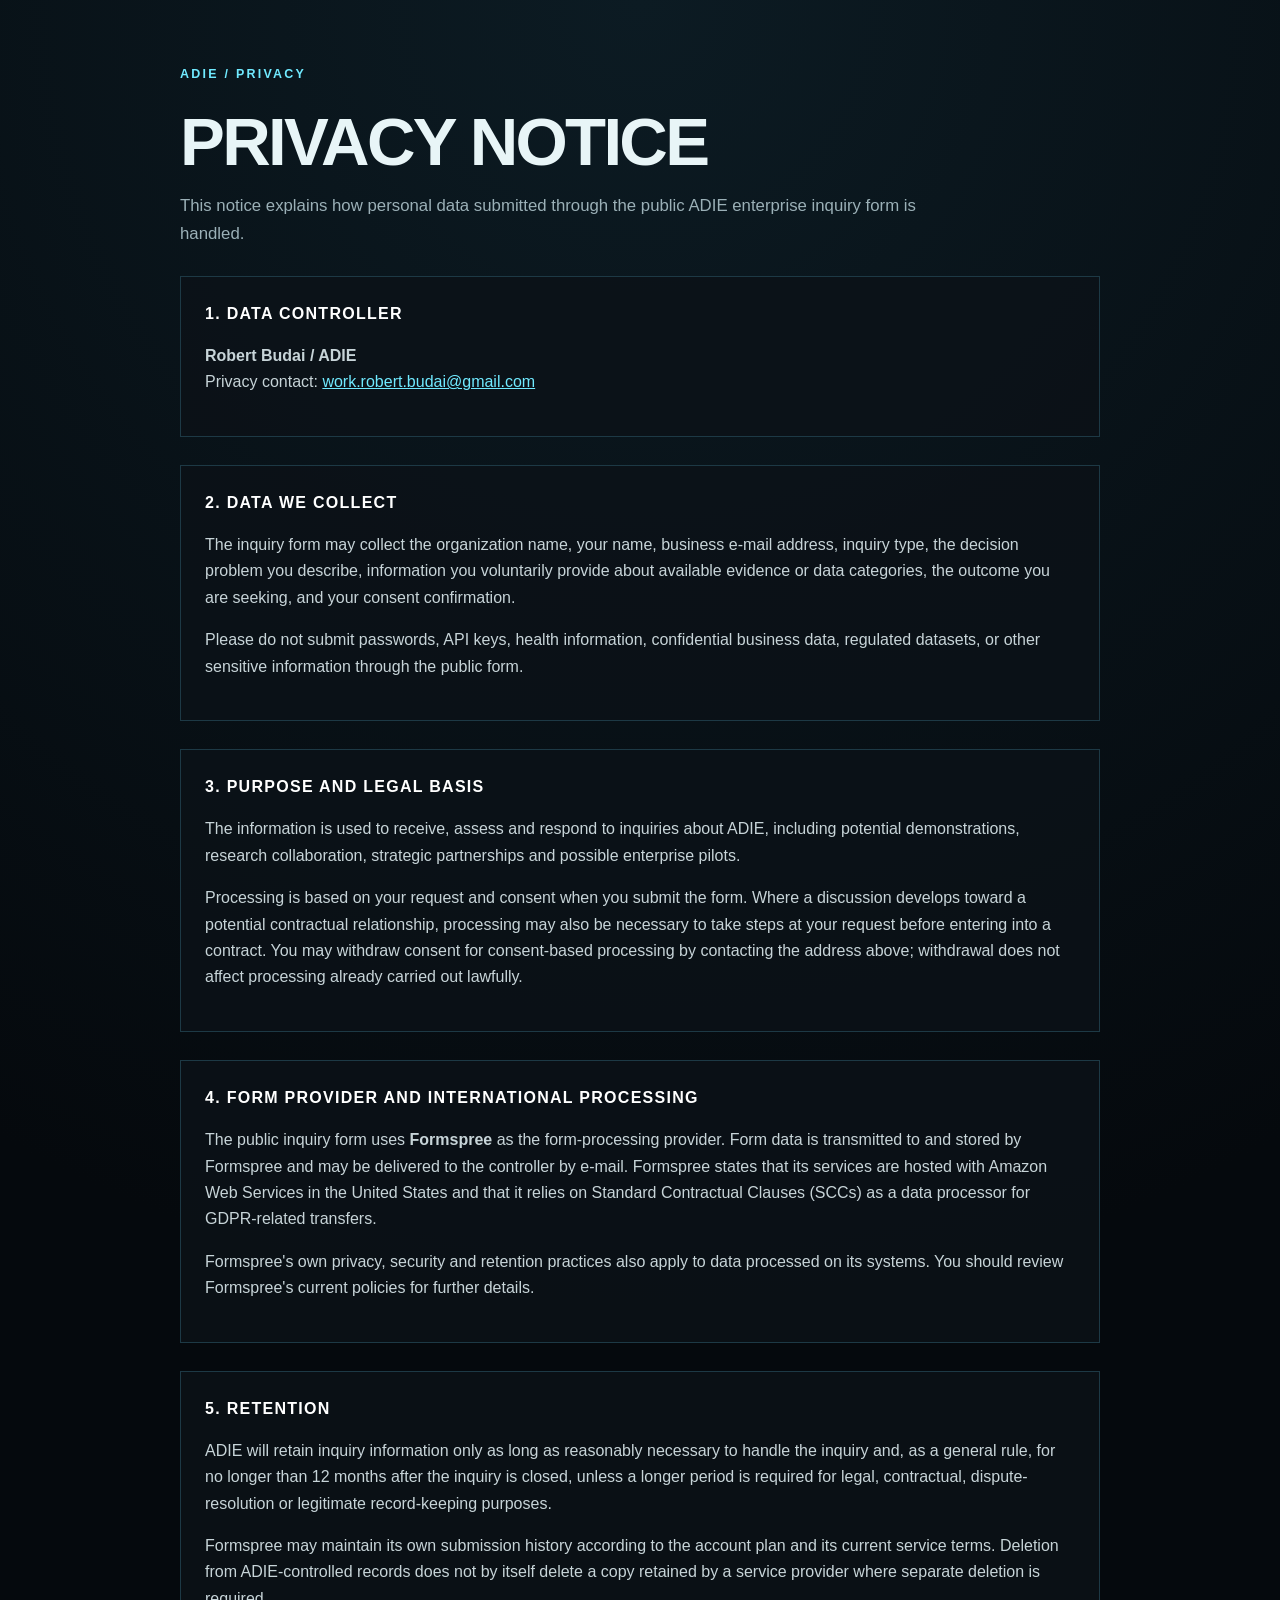
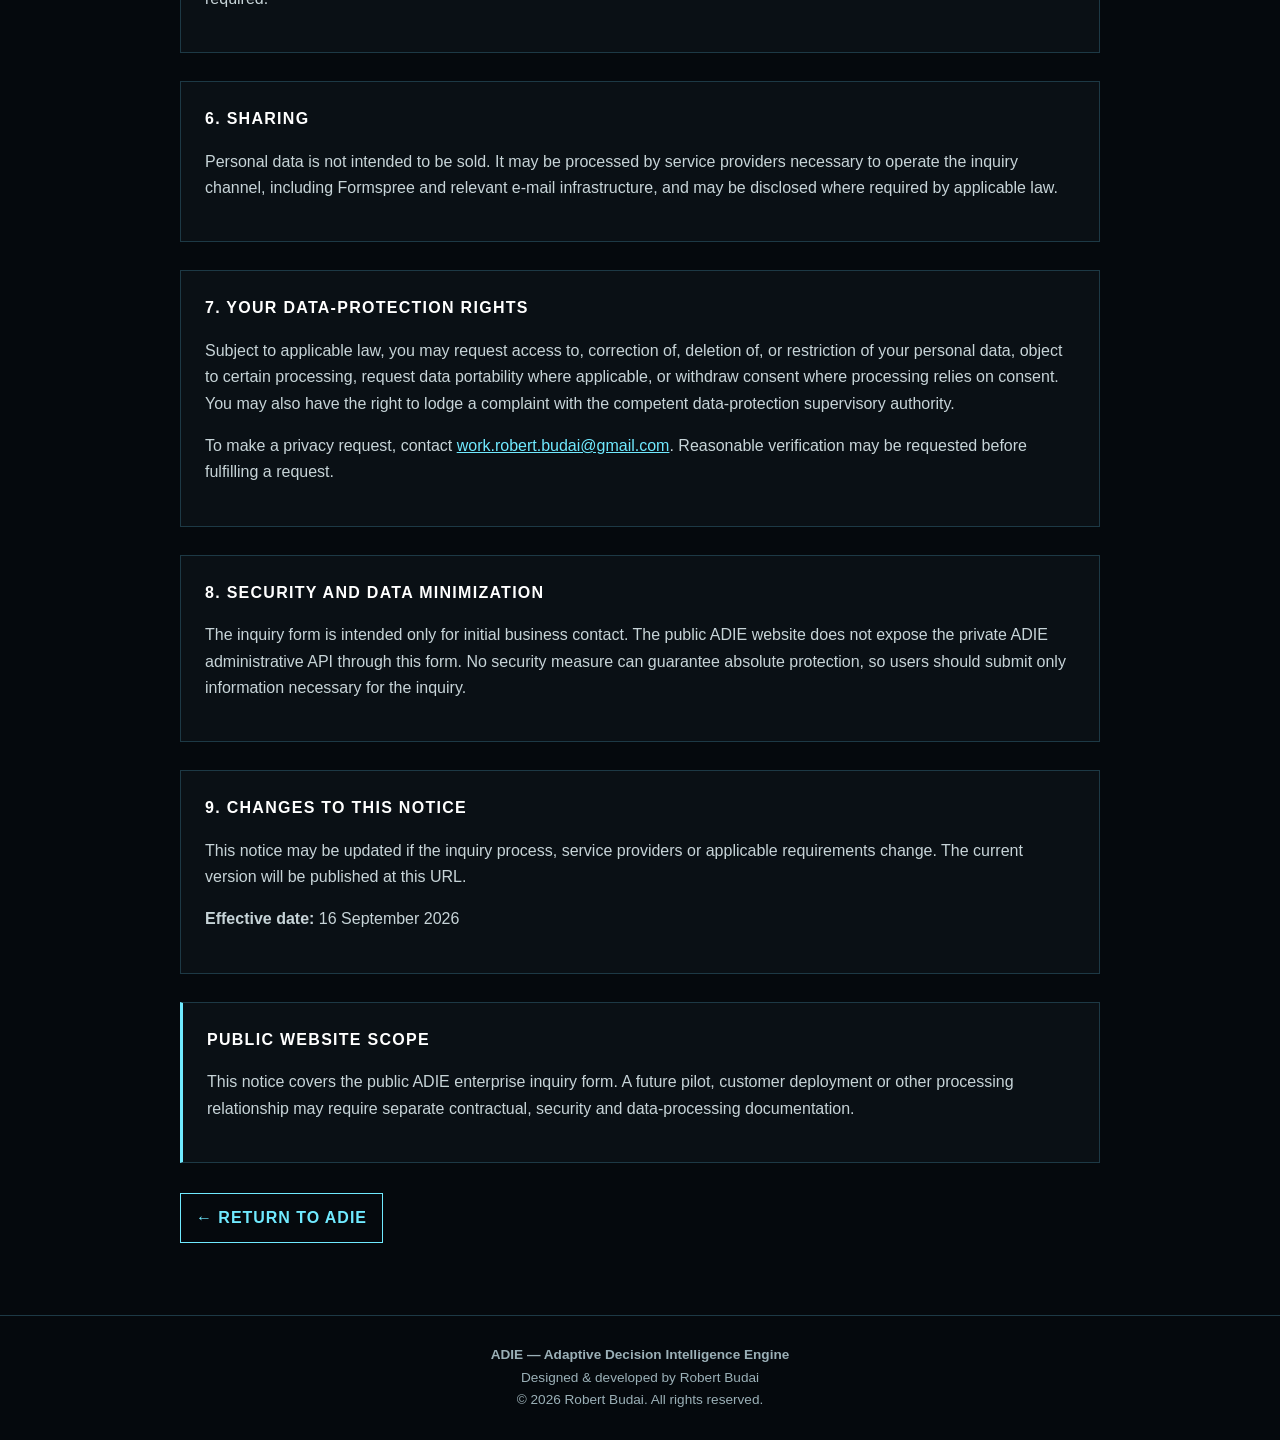
<file: privacy.html>
<!doctype html>
<html lang="en">
<head>
  <meta charset="utf-8">
  <meta name="viewport" content="width=device-width, initial-scale=1">
  <meta name="robots" content="index,follow">
  <title>Privacy Notice | ADIE</title>
  <meta name="description" content="Privacy notice for the ADIE enterprise inquiry form.">
  <style>
    :root{color-scheme:dark;--bg:#05090d;--panel:#0b1218;--line:#1d3945;--text:#e8f5f7;--muted:#9bb0b7;--accent:#70eaff}
    *{box-sizing:border-box}
    body{margin:0;background:radial-gradient(circle at 50% 0,#0c1b23 0,#05090d 42%);color:var(--text);font-family:Arial,Helvetica,sans-serif;line-height:1.65}
    main{width:min(920px,calc(100% - 32px));margin:0 auto;padding:64px 0 72px}
    .kicker{font-size:.78rem;letter-spacing:.18em;color:var(--accent);font-weight:700}
    h1{font-size:clamp(2rem,6vw,4.2rem);line-height:1;margin:.35em 0 .25em;letter-spacing:-.04em}
    .lead{color:var(--muted);max-width:760px;font-size:1.05rem}
    section{margin-top:28px;padding:24px;border:1px solid var(--line);background:rgba(11,18,24,.82)}
    h2{margin:0 0 12px;font-size:1rem;letter-spacing:.08em;color:#fff}
    p,li{color:#c7d4d8}
    a{color:var(--accent)}
    ul{padding-left:22px}
    .note{border-left:3px solid var(--accent)}
    footer{border-top:1px solid var(--line);padding:28px 16px;text-align:center;color:var(--muted);font-size:.85rem}
    .back{display:inline-block;margin-top:30px;padding:11px 15px;border:1px solid var(--accent);text-decoration:none;font-weight:700;letter-spacing:.06em}
  </style>
</head>
<body>
<main>
  <div class="kicker">ADIE / PRIVACY</div>
  <h1>PRIVACY NOTICE</h1>
  <p class="lead">This notice explains how personal data submitted through the public ADIE enterprise inquiry form is handled.</p>

  <section>
    <h2>1. DATA CONTROLLER</h2>
    <p><strong>Robert Budai / ADIE</strong><br>
    Privacy contact: <a href="mailto:work.robert.budai@gmail.com">work.robert.budai@gmail.com</a></p>
  </section>

  <section>
    <h2>2. DATA WE COLLECT</h2>
    <p>The inquiry form may collect the organization name, your name, business e-mail address, inquiry type, the decision problem you describe, information you voluntarily provide about available evidence or data categories, the outcome you are seeking, and your consent confirmation.</p>
    <p>Please do not submit passwords, API keys, health information, confidential business data, regulated datasets, or other sensitive information through the public form.</p>
  </section>

  <section>
    <h2>3. PURPOSE AND LEGAL BASIS</h2>
    <p>The information is used to receive, assess and respond to inquiries about ADIE, including potential demonstrations, research collaboration, strategic partnerships and possible enterprise pilots.</p>
    <p>Processing is based on your request and consent when you submit the form. Where a discussion develops toward a potential contractual relationship, processing may also be necessary to take steps at your request before entering into a contract. You may withdraw consent for consent-based processing by contacting the address above; withdrawal does not affect processing already carried out lawfully.</p>
  </section>

  <section>
    <h2>4. FORM PROVIDER AND INTERNATIONAL PROCESSING</h2>
    <p>The public inquiry form uses <strong>Formspree</strong> as the form-processing provider. Form data is transmitted to and stored by Formspree and may be delivered to the controller by e-mail. Formspree states that its services are hosted with Amazon Web Services in the United States and that it relies on Standard Contractual Clauses (SCCs) as a data processor for GDPR-related transfers.</p>
    <p>Formspree's own privacy, security and retention practices also apply to data processed on its systems. You should review Formspree's current policies for further details.</p>
  </section>

  <section>
    <h2>5. RETENTION</h2>
    <p>ADIE will retain inquiry information only as long as reasonably necessary to handle the inquiry and, as a general rule, for no longer than 12 months after the inquiry is closed, unless a longer period is required for legal, contractual, dispute-resolution or legitimate record-keeping purposes.</p>
    <p>Formspree may maintain its own submission history according to the account plan and its current service terms. Deletion from ADIE-controlled records does not by itself delete a copy retained by a service provider where separate deletion is required.</p>
  </section>

  <section>
    <h2>6. SHARING</h2>
    <p>Personal data is not intended to be sold. It may be processed by service providers necessary to operate the inquiry channel, including Formspree and relevant e-mail infrastructure, and may be disclosed where required by applicable law.</p>
  </section>

  <section>
    <h2>7. YOUR DATA-PROTECTION RIGHTS</h2>
    <p>Subject to applicable law, you may request access to, correction of, deletion of, or restriction of your personal data, object to certain processing, request data portability where applicable, or withdraw consent where processing relies on consent. You may also have the right to lodge a complaint with the competent data-protection supervisory authority.</p>
    <p>To make a privacy request, contact <a href="mailto:work.robert.budai@gmail.com">work.robert.budai@gmail.com</a>. Reasonable verification may be requested before fulfilling a request.</p>
  </section>

  <section>
    <h2>8. SECURITY AND DATA MINIMIZATION</h2>
    <p>The inquiry form is intended only for initial business contact. The public ADIE website does not expose the private ADIE administrative API through this form. No security measure can guarantee absolute protection, so users should submit only information necessary for the inquiry.</p>
  </section>

  <section>
    <h2>9. CHANGES TO THIS NOTICE</h2>
    <p>This notice may be updated if the inquiry process, service providers or applicable requirements change. The current version will be published at this URL.</p>
    <p><strong>Effective date:</strong> 16 September 2026</p>
  </section>

  <section class="note">
    <h2>PUBLIC WEBSITE SCOPE</h2>
    <p>This notice covers the public ADIE enterprise inquiry form. A future pilot, customer deployment or other processing relationship may require separate contractual, security and data-processing documentation.</p>
  </section>

  <a class="back" href="./">← RETURN TO ADIE</a>
</main>
<footer>
  <strong>ADIE — Adaptive Decision Intelligence Engine</strong><br>
  Designed &amp; developed by Robert Budai<br>
  © 2026 Robert Budai. All rights reserved.
</footer>
</body>
</html>
</file>
<file: style.css>
:root{--cyan:#00eaff;--green:#00ff66;--bg:#01070d;--line:rgba(0,234,255,.5)}
*{box-sizing:border-box}html{scroll-behavior:smooth}body{margin:0;background:#01070d;color:#eafcff;font-family:Bahnschrift,"Segoe UI",sans-serif}
.visual-stage{position:relative;width:100%;aspect-ratio:3/2;max-height:100vh;min-height:650px;overflow:hidden;background:#01070d}
.master-scene{position:absolute;inset:0;width:100%;height:100%;object-fit:cover;object-position:center top;filter:saturate(1.06) contrast(1.03)}
.scene-vignette{position:absolute;inset:0;pointer-events:none;box-shadow:inset 0 0 110px #000;background:linear-gradient(180deg,transparent 80%,rgba(0,7,13,.32))}
.hot{position:absolute;z-index:4}.nav-hot{top:1.7%;left:31%;width:40%;display:flex;justify-content:space-around}.nav-hot a{font-size:clamp(7px,.7vw,12px);text-transform:uppercase;letter-spacing:.06em;color:transparent;text-shadow:none}
.hero-actions{left:3.1%;top:38.6%;display:flex;gap:1vw}.action{width:13vw;min-width:130px;height:3vw;min-height:38px;border:1px solid transparent;background:transparent;color:transparent;cursor:pointer}
.core-run{position:absolute;z-index:5;left:46%;top:44.3%;width:14%;height:4.2%;border:0;background:transparent;color:transparent;cursor:pointer}
.validation-hot{position:absolute;z-index:5;left:1.5%;top:72%;width:31%;height:5%}.security-hot{position:absolute;z-index:5;left:67%;top:72%;width:22%;height:5%}
.mobile-head{display:none}
.live-grid{max-width:1500px;margin:28px auto 12px;padding:0 18px;display:grid;grid-template-columns:1fr 1fr 1fr;gap:14px}
.panel{min-height:320px;padding:24px;border:1px solid var(--line);clip-path:polygon(14px 0,100% 0,100% calc(100% - 14px),calc(100% - 14px) 100%,0 100%,0 14px);background:linear-gradient(145deg,rgba(2,22,39,.92),rgba(0,8,17,.95));box-shadow:0 0 24px rgba(0,234,255,.11),inset 0 0 24px rgba(0,234,255,.035)}
.eyebrow{color:var(--cyan);font-size:13px;font-weight:900;letter-spacing:.12em;text-shadow:0 0 10px rgba(0,234,255,.65)}h2{font-size:20px;margin:9px 0 18px}.metrics{display:grid;grid-template-columns:1fr 1fr;gap:12px}.metrics div{padding:13px;border:1px solid rgba(0,234,255,.18);background:rgba(0,15,28,.55)}.metrics strong{font-size:20px;display:block}.metrics span{display:block;color:#8eaeb9;font-size:11px;margin:4px 0}.metrics b{font-size:10px;color:var(--green);text-shadow:0 0 8px var(--green)}
.impact{margin-top:15px;padding-top:13px;border-top:1px solid rgba(0,234,255,.32)}.impact strong{color:var(--green);font-size:28px;text-shadow:0 0 13px rgba(0,255,102,.6)}.impact span{display:block;font-size:11px;color:#a8c4cd}.fine{font-size:9px;color:#688792}
.adv{display:grid;grid-template-columns:1fr 1fr;gap:12px}.adv span{min-height:72px;padding:16px;border:1px solid rgba(0,234,255,.18);display:flex;align-items:center;color:#d9faff;box-shadow:inset 0 0 15px rgba(0,234,255,.035)}
.panel ul{list-style:none;padding:0}.panel li{margin:10px 0;font-size:12px}.panel li:before{content:"✓";display:inline-grid;place-items:center;width:19px;height:19px;margin-right:9px;border-radius:50%;background:var(--green);color:#00140a;font-weight:900;box-shadow:0 0 9px rgba(0,255,102,.55)}
.applicability{max-width:1500px;margin:0 auto 18px;padding:17px 18px;display:grid;grid-template-columns:repeat(6,1fr);gap:8px;border:1px solid var(--line);background:rgba(2,17,29,.9)}.applicability div{text-align:center;font-size:11px;color:#b8d5de}.applicability span{display:block;color:var(--cyan);font-size:25px;text-shadow:0 0 10px var(--cyan);margin-bottom:5px}
footer{max-width:1500px;margin:auto;border-top:1px solid rgba(0,234,255,.3);padding:24px 18px 32px;display:grid;grid-template-columns:1fr auto 1fr;align-items:center;color:#829faa;font-size:10px}.signature{text-align:right;font-family:"Segoe Script",cursive;font-size:19px;color:#fff}.signature small{display:block;font-family:Bahnschrift,sans-serif;font-size:7px;color:var(--cyan);letter-spacing:.25em}
.run-overlay{position:fixed;z-index:999;inset:0;background:rgba(0,6,12,.86);backdrop-filter:blur(8px);display:grid;place-content:center;text-align:center}.run-overlay[hidden]{display:none}.run-orb{width:220px;height:220px;border-radius:50%;display:grid;place-items:center;border:2px solid var(--cyan);background:repeating-radial-gradient(circle,transparent 0 24px,rgba(0,234,255,.24) 25px 26px),radial-gradient(circle,rgba(0,255,102,.16),rgba(0,40,60,.8));box-shadow:0 0 35px var(--cyan),0 0 90px rgba(0,255,102,.25),inset 0 0 35px rgba(0,234,255,.35);animation:pulse 1s ease-in-out infinite}.run-orb span{font-size:36px;font-weight:900;letter-spacing:.12em;text-shadow:0 0 15px white,0 0 30px var(--cyan)}.run-overlay p{color:var(--green);font-weight:900;letter-spacing:.25em}
@keyframes pulse{50%{transform:scale(1.04);filter:brightness(1.4)}}
@media(max-width:900px){.visual-stage{min-height:0;aspect-ratio:1536/1024}.live-grid{grid-template-columns:1fr}.applicability{grid-template-columns:repeat(3,1fr)}footer{grid-template-columns:1fr;text-align:center;gap:10px}.signature{text-align:center}.nav-hot{display:none}}
@media(max-width:600px){.mobile-head{display:flex;position:sticky;top:0;z-index:1000;height:58px;align-items:center;justify-content:space-between;padding:0 16px;background:rgba(0,7,13,.94);border-bottom:1px solid var(--cyan)}.mobile-head strong{font-size:24px;letter-spacing:.15em}.mobile-head button{background:transparent;color:var(--cyan);border:1px solid var(--cyan);padding:6px 10px}.hero-actions,.core-run{display:none}.applicability{grid-template-columns:1fr 1fr}}


/* =========================================================
   V7.1 — INTERACTION & VISUAL POLISH
   Keeps the V7 cinematic design language intact.
   ========================================================= */
:root{
  --cyan-soft:#70f7ff;
  --cyan-deep:#0077b8;
  --green-soft:#76ffae;
}
.visual-stage{
  perspective:1400px;
  isolation:isolate;
}
.master-scene{
  transform:scale(1.012);
  transform-origin:50% 48%;
  transition:transform .22s ease-out,filter .35s ease;
  will-change:transform;
}
.scene-vignette{
  background:
    radial-gradient(circle at 49% 41%,transparent 0 29%,rgba(0,10,18,.08) 53%,rgba(0,4,9,.34) 100%),
    linear-gradient(180deg,rgba(0,8,15,.02),transparent 69%,rgba(0,7,13,.38));
}
.visual-stage::before{
  content:"";
  position:absolute;inset:0;z-index:2;pointer-events:none;
  background:
    linear-gradient(115deg,transparent 0 37%,rgba(120,248,255,.045) 43%,transparent 49%),
    repeating-linear-gradient(0deg,rgba(0,240,255,.016) 0 1px,transparent 1px 4px);
  mix-blend-mode:screen;
}
.visual-stage::after{
  content:"";
  position:absolute;z-index:3;pointer-events:none;
  width:34vw;height:34vw;left:33%;top:20%;
  border-radius:50%;
  background:radial-gradient(circle,rgba(0,240,255,.065),transparent 64%);
  filter:blur(10px);
  animation:ambientCore 4.8s ease-in-out infinite;
}
@keyframes ambientCore{50%{transform:scale(1.06);opacity:.68}}

.nav-hot a{
  position:relative;
  color:rgba(210,247,255,.04);
  transition:color .2s,text-shadow .2s,transform .2s;
  cursor:pointer;
}
.nav-hot a::after{
  content:"";position:absolute;left:15%;right:15%;bottom:-10px;height:1px;
  background:var(--cyan);box-shadow:0 0 8px var(--cyan);
  transform:scaleX(0);transition:transform .22s ease;
}
.nav-hot a:hover,.nav-hot a:focus-visible{
  color:rgba(230,252,255,.22);
  text-shadow:0 0 12px var(--cyan);
  transform:translateY(-1px);
}
.nav-hot a:hover::after,.nav-hot a:focus-visible::after{transform:scaleX(1)}

.action,.core-run,.validation-hot,.security-hot{
  transition:filter .18s ease,box-shadow .18s ease,transform .18s ease,background .18s ease;
}
.action:hover,.action:focus-visible{
  outline:none;
  background:rgba(0,240,255,.075);
  box-shadow:0 0 18px rgba(0,240,255,.58),inset 0 0 18px rgba(0,240,255,.12);
  transform:translateY(-2px);
}
.action-primary:hover,.action-primary:focus-visible{
  background:rgba(0,255,102,.10);
  box-shadow:0 0 20px rgba(0,255,102,.7),inset 0 0 20px rgba(0,255,102,.14);
}
.core-run:hover,.core-run:focus-visible{
  outline:none;background:rgba(0,255,102,.10);
  box-shadow:0 0 24px rgba(0,255,102,.62);
  border-radius:999px;transform:scale(1.035);
}
.validation-hot:hover,.security-hot:hover{
  background:linear-gradient(90deg,rgba(0,240,255,.04),rgba(0,240,255,.12),rgba(0,240,255,.04));
  box-shadow:0 0 22px rgba(0,240,255,.25);
}

.panel{
  transition:transform .28s ease,border-color .28s ease,box-shadow .28s ease,background .28s ease;
}
.panel:hover{
  transform:translateY(-4px);
  border-color:rgba(100,247,255,.82);
  background:linear-gradient(145deg,rgba(3,27,47,.95),rgba(0,9,19,.97));
  box-shadow:0 9px 38px rgba(0,0,0,.38),0 0 30px rgba(0,234,255,.15),inset 0 0 30px rgba(0,234,255,.055);
}
.metrics div,.adv span{
  transition:transform .2s ease,border-color .2s ease,box-shadow .2s ease;
}
.metrics div:hover,.adv span:hover{
  transform:translateY(-2px);
  border-color:rgba(0,240,255,.45);
  box-shadow:0 0 17px rgba(0,240,255,.10),inset 0 0 17px rgba(0,240,255,.05);
}
.applicability div{transition:transform .2s ease,color .2s ease}
.applicability div:hover{transform:translateY(-3px);color:#fff}
.applicability div:hover span{filter:brightness(1.35);text-shadow:0 0 16px var(--cyan)}

.cursor-glow{
  position:absolute;z-index:3;width:320px;height:320px;border-radius:50%;
  pointer-events:none;opacity:0;transform:translate(-50%,-50%);
  background:radial-gradient(circle,rgba(0,240,255,.095),rgba(0,255,102,.025) 35%,transparent 68%);
  mix-blend-mode:screen;transition:opacity .2s ease;
}
.visual-stage:hover .cursor-glow{opacity:1}
.stage-active .master-scene{filter:saturate(1.12) contrast(1.05) brightness(1.025)}
.stage-active::after{filter:blur(6px) brightness(1.25)}

@media (hover:none),(pointer:coarse){
  .cursor-glow{display:none}
  .master-scene{transform:none!important}
  .panel:hover,.metrics div:hover,.adv span:hover,.applicability div:hover{transform:none}
}
@media(prefers-reduced-motion:reduce){
  .master-scene,.cursor-glow,.panel,.metrics div,.adv span,.applicability div{transition:none!important}
  .visual-stage::after{animation:none}
}


/* =========================================================
   V7.2 — COMPACT HUD PANELS
   Visual direction unchanged. Only proportions/density tuned.
   ========================================================= */
.live-grid{
  margin-top:18px;
  gap:12px;
  align-items:stretch;
}
.panel{
  min-height:0;
  height:258px;
  padding:17px 20px;
}
.panel .eyebrow{
  font-size:11px;
  letter-spacing:.105em;
}
.panel h2{
  font-size:16px;
  line-height:1.16;
  margin:7px 0 12px;
}
.metrics{
  gap:8px;
}
.metrics div{
  padding:9px 11px;
  min-height:66px;
}
.metrics strong{
  font-size:16px;
  line-height:1;
}
.metrics span{
  font-size:9px;
  margin:4px 0 2px;
}
.metrics b{
  font-size:8px;
}
.impact{
  margin-top:9px;
  padding-top:8px;
}
.impact strong{
  font-size:23px;
}
.impact span{
  font-size:9px;
}
.fine{
  margin:4px 0 0;
  font-size:8px;
}
.adv{
  gap:8px;
}
.adv span{
  min-height:61px;
  padding:11px 13px;
  font-size:12px;
  line-height:1.22;
}
.panel ul{
  margin:8px 0 0;
}
.panel li{
  margin:6px 0;
  font-size:10px;
  line-height:1.15;
}
.panel li:before{
  width:16px;
  height:16px;
  margin-right:7px;
  font-size:10px;
}
.applicability{
  margin-top:0;
}

/* Preserve comfortable reading when cards stack. */
@media(max-width:1120px){
  .panel{height:auto;min-height:245px}
}
@media(max-width:900px){
  .live-grid{margin-top:14px}
  .panel{height:auto;min-height:0;padding:18px}
}


/* =========================================================
   V7.3 — REFERENCE-MATCHED LIVE HUD CARDS
   ========================================================= */
.live-grid{grid-template-columns:1fr 1.04fr 1.1fr}
.panel{height:286px;padding:14px 18px;position:relative;overflow:hidden}
.panel h2{font-size:14px;margin:4px 0 6px}
.validation-tagline{font-size:9px;color:#00f0ff;font-weight:800;letter-spacing:.08em;margin-bottom:7px}
.validation-stats{display:grid;grid-template-columns:.9fr 1.08fr 1fr;border-top:1px solid rgba(0,240,255,.16);border-bottom:1px solid rgba(0,240,255,.12)}
.validation-stats>div{padding:7px 9px 6px;border-right:1px solid rgba(0,240,255,.12)}
.validation-stats>div:last-child{border-right:0}
.validation-stats strong{display:block;font-size:16px;line-height:1.05}
.validation-stats span{display:block;color:#8db3bf;font-size:8px;line-height:1.25;margin:3px 0}
.validation-stats b{color:#00ff66;font-size:9px;text-shadow:0 0 9px rgba(0,255,102,.75)}
.validation-stats em{display:block;color:#00bfcf;font-size:7px;font-style:normal}
.spectrum{height:70px;margin:4px 0 1px;display:flex;align-items:flex-end;gap:5px;padding:4px 7px 0;background:
linear-gradient(180deg,transparent,rgba(0,255,102,.025)),
repeating-linear-gradient(0deg,rgba(0,240,255,.05) 0 1px,transparent 1px 15px)}
.spectrum i{flex:1;height:var(--h);min-width:3px;background:linear-gradient(180deg,#1affae,#00b9a5 58%,#007b87);box-shadow:0 0 7px rgba(0,255,102,.7),inset 0 0 4px rgba(255,255,255,.35);position:relative}
.spectrum i:nth-child(3n){background:linear-gradient(180deg,#62f7ff,#00b5d0 60%,#006f83)}
.spectrum i::after{content:"";position:absolute;left:25%;right:25%;top:-3px;height:3px;background:#7dffd1;box-shadow:0 0 8px #00ff66}
.panel-btn{position:absolute;left:20%;right:20%;bottom:8px;height:23px;display:flex;align-items:center;justify-content:center;gap:14px;border:1px solid #00eaff;color:#dffcff;text-decoration:none;font-size:8px;font-weight:800;letter-spacing:.06em;background:rgba(0,26,37,.58);box-shadow:0 0 9px rgba(0,234,255,.22),inset 0 0 8px rgba(0,234,255,.06);transition:.2s}
.panel-btn:hover{background:rgba(0,234,255,.10);box-shadow:0 0 15px rgba(0,234,255,.48),inset 0 0 12px rgba(0,234,255,.10);transform:translateY(-1px)}
.panel-title-row{display:flex;align-items:center;gap:14px;margin-bottom:10px}.bolt{font-size:27px;color:#00ff8c;text-shadow:0 0 12px #00ff8c}
.adv-rich{grid-template-columns:1fr 1fr;gap:7px 12px}
.adv-rich>div{min-height:73px;display:flex;align-items:center;padding:8px;border:0;background:transparent}
.adv-rich .ico{flex:0 0 42px;height:42px;border-radius:50%;display:grid;place-items:center;border:1px solid currentColor;font-style:normal;font-size:20px;margin-right:9px}
.ico.green{color:#00ff8c;box-shadow:0 0 12px rgba(0,255,140,.34)}.ico.cyan{color:#3adfff;box-shadow:0 0 12px rgba(58,223,255,.34)}.ico.gold{color:#ffd33d;box-shadow:0 0 12px rgba(255,211,61,.34)}.ico.violet{color:#c56cff;box-shadow:0 0 12px rgba(197,108,255,.34)}
.adv-rich p{margin:0}.adv-rich strong{display:block;font-size:10px;line-height:1.15}.adv-rich small{display:block;margin-top:4px;color:#7fa1ad;font-size:7px;line-height:1.15}
.security-panel{display:grid;grid-template-columns:minmax(0,1fr) 105px;padding-right:10px}
.security-copy{min-width:0}.security-copy h2{font-size:12px;color:#a7c7d1;font-weight:500}
.security-copy ul{margin-top:5px}.security-copy li{margin:4px 0;font-size:8px;white-space:nowrap}.security-copy li:before{width:14px;height:14px;font-size:8px}
.security-mark{border-left:1px solid rgba(0,240,255,.16);display:flex;flex-direction:column;align-items:center;text-align:center;padding:5px 0 25px}
.shield{width:67px;height:78px;display:grid;place-items:center;clip-path:polygon(50% 0,91% 15%,85% 70%,50% 100%,15% 70%,9% 15%);background:linear-gradient(145deg,rgba(0,240,255,.5),rgba(0,55,105,.24));box-shadow:0 0 25px rgba(0,240,255,.5);position:relative}
.shield:before{content:"";position:absolute;inset:5px;clip-path:inherit;background:#00111f}
.shield span{z-index:1;font-size:27px;color:#51dfff;text-shadow:0 0 15px #00dfff}
.security-mark strong{font-size:9px;letter-spacing:.14em;color:#00dfff;margin-top:5px}.security-mark small{font-size:7px;letter-spacing:.18em;color:#5d9db2;line-height:1.5;margin-top:8px}
.security-btn{left:18%;right:31%}

@media(max-width:1120px){
 .panel{height:auto;min-height:286px}
 .security-copy li{white-space:normal}
}
@media(max-width:900px){
 .live-grid{grid-template-columns:1fr}
 .panel{height:auto;min-height:286px;padding-bottom:42px}
 .security-panel{grid-template-columns:1fr 100px}
}


/* =========================================================
   V7.4 — SECURITY TYPOGRAPHY LEGIBILITY
   No layout/design direction change; only security text sizing.
   ========================================================= */
.security-panel .eyebrow{
  font-size:13px;
  line-height:1.1;
  letter-spacing:.09em;
}
.security-copy h2{
  font-size:15px;
  line-height:1.15;
  font-weight:700;
  color:#d8f6ff;
  margin:6px 0 9px;
}
.security-copy ul{
  margin-top:7px;
}
.security-copy li{
  margin:5px 0;
  font-size:10px;
  line-height:1.18;
  font-weight:600;
  letter-spacing:.005em;
}
.security-copy li:before{
  width:16px;
  height:16px;
  margin-right:7px;
  font-size:10px;
}
@media(min-width:1280px){
  .security-panel{
    grid-template-columns:minmax(0,1fr) 112px;
  }
  .security-copy li{
    font-size:10.5px;
  }
}


/* =========================================================
   V7.5 — LIVE HUD + ADIE CORE
   Cinematic composition retained; interaction added above it.
   ========================================================= */
.core-live-layer{
  position:absolute;z-index:3;
  left:39.2%;top:18.3%;width:22%;aspect-ratio:1;
  pointer-events:none;border-radius:50%;
  transform-style:preserve-3d;
  transition:transform .22s ease-out,filter .25s ease;
}
.core-ring{
  position:absolute;border-radius:50%;inset:8%;
  border:1px solid rgba(92,238,255,.34);
  box-shadow:0 0 12px rgba(0,234,255,.14),inset 0 0 12px rgba(0,234,255,.08);
}
.ring-a{animation:ringSpin 18s linear infinite}
.ring-b{
  inset:18%;border-style:dashed;border-color:rgba(0,255,102,.30);
  animation:ringSpinReverse 13s linear infinite
}
.ring-c{
  inset:28%;border-color:rgba(140,245,255,.42);
  box-shadow:0 0 18px rgba(0,234,255,.18);
  animation:coreBreath 3.4s ease-in-out infinite
}
.core-energy{
  position:absolute;inset:35%;border-radius:50%;
  background:radial-gradient(circle,#eaffff 0 5%,#64f7ff 8%,rgba(0,234,255,.34) 27%,rgba(0,255,102,.10) 48%,transparent 70%);
  box-shadow:0 0 22px rgba(0,234,255,.62),0 0 48px rgba(0,234,255,.25);
  animation:energyPulse 2.4s ease-in-out infinite;
}
.core-scan{
  position:absolute;left:4%;right:4%;top:50%;height:1px;
  background:linear-gradient(90deg,transparent,#73fbff,transparent);
  box-shadow:0 0 9px #00eaff;
  opacity:.45;animation:scanLine 3.2s ease-in-out infinite;
}
.core-status{
  position:absolute;left:50%;bottom:-13%;transform:translateX(-50%);
  color:#67f8ff;font-size:clamp(5px,.45vw,8px);font-weight:800;
  letter-spacing:.22em;white-space:nowrap;opacity:.68;
  text-shadow:0 0 8px rgba(0,234,255,.7);
}
@keyframes ringSpin{to{transform:rotate(360deg)}}
@keyframes ringSpinReverse{to{transform:rotate(-360deg)}}
@keyframes coreBreath{50%{transform:scale(1.055);opacity:.55}}
@keyframes energyPulse{50%{transform:scale(1.22);filter:brightness(1.5)}}
@keyframes scanLine{0%,100%{transform:translateY(-52px);opacity:.12}50%{transform:translateY(52px);opacity:.72}}

.hud-cursor{
  position:absolute;z-index:4;width:42px;height:42px;border-radius:50%;
  border:1px solid rgba(0,234,255,.28);pointer-events:none;opacity:0;
  transform:translate(-50%,-50%) scale(.8);
  transition:opacity .16s ease,transform .12s ease;
  box-shadow:0 0 12px rgba(0,234,255,.18),inset 0 0 9px rgba(0,234,255,.08);
}
.hud-cursor:before,.hud-cursor:after{content:"";position:absolute;background:rgba(87,246,255,.5)}
.hud-cursor:before{left:50%;top:-7px;bottom:-7px;width:1px}
.hud-cursor:after{top:50%;left:-7px;right:-7px;height:1px}
.hud-cursor span{position:absolute;inset:13px;border:1px solid rgba(0,255,102,.45);border-radius:50%}
.visual-stage:hover .hud-cursor{opacity:.6}

.visual-stage.core-hover .core-live-layer{
  filter:brightness(1.18);
}
.visual-stage.core-hover .core-energy{
  box-shadow:0 0 30px rgba(0,234,255,.9),0 0 70px rgba(0,255,102,.28);
}
.visual-stage.running .ring-a{animation-duration:3s}
.visual-stage.running .ring-b{animation-duration:2.2s}
.visual-stage.running .ring-c{animation:coreBreath .7s ease-in-out infinite}
.visual-stage.running .core-energy{animation:energyPulse .65s ease-in-out infinite}
.visual-stage.running .core-status{color:#00ff66;text-shadow:0 0 10px #00ff66;opacity:1}

.nav-hot a,.action,.core-run,.validation-hot,.security-hot,.panel-btn{
  cursor:pointer;
}
.nav-hot a:focus-visible,.action:focus-visible,.core-run:focus-visible,.panel-btn:focus-visible{
  outline:1px solid #8ffaff;outline-offset:3px;
}

@media (hover:none),(pointer:coarse){
  .hud-cursor{display:none}
  .core-live-layer{filter:none!important}
}
@media(prefers-reduced-motion:reduce){
  .core-ring,.core-energy,.core-scan{animation:none!important}
  .core-live-layer{transition:none!important}
}


/* =========================================================
   V7.6 — PANEL LEGIBILITY + SLOW EARTH MOTION
   ========================================================= */

/* All three evidence/feature cards: larger, more balanced typography. */
.live-grid .panel .eyebrow{
  font-size:14px;
  line-height:1.12;
  letter-spacing:.075em;
}
.live-grid .panel h2{
  font-size:16px;
  line-height:1.18;
}
.validation-tagline{
  font-size:10.5px;
  line-height:1.15;
}
.validation-stats strong{
  font-size:18px;
}
.validation-stats span{
  font-size:9.5px;
  line-height:1.28;
}
.validation-stats b{
  font-size:10.5px;
}
.validation-stats em{
  font-size:8.5px;
}
.adv-rich strong{
  font-size:11.5px;
  line-height:1.18;
}
.adv-rich small{
  font-size:8.5px;
  line-height:1.2;
}
.security-copy h2{
  font-size:16px;
}
.security-copy li{
  font-size:11px;
  line-height:1.18;
  margin:5px 0;
}
.security-copy li:before{
  width:17px;
  height:17px;
  font-size:10px;
}
.panel-btn{
  font-size:9px;
}

/* Keep the cards compact despite the larger type. */
.validation-stats>div{padding:7px 8px 6px}
.adv-rich>div{padding:7px 6px}
.security-copy ul{margin-top:6px}

/*
  Earth motion:
  The cinematic Earth remains the visual base. These clipped layers move
  extremely slowly over it to create a restrained planetary-rotation /
  atmospheric-drift illusion without changing the selected artwork.
*/
.earth-motion{
  position:absolute;
  z-index:2;
  left:59.7%;
  top:7.7%;
  width:40.5%;
  aspect-ratio:1.72/1;
  overflow:hidden;
  border-radius:52% 48% 46% 54% / 58% 54% 46% 42%;
  pointer-events:none;
  opacity:.72;
  mix-blend-mode:screen;
  -webkit-mask-image:radial-gradient(ellipse at 53% 49%,#000 0 57%,rgba(0,0,0,.72) 65%,transparent 74%);
  mask-image:radial-gradient(ellipse at 53% 49%,#000 0 57%,rgba(0,0,0,.72) 65%,transparent 74%);
}
.earth-atmosphere{
  position:absolute;
  inset:-8% -18%;
  background:
    radial-gradient(ellipse at 50% 18%,rgba(109,231,255,.22),transparent 27%),
    repeating-linear-gradient(104deg,
      transparent 0 34px,
      rgba(0,220,255,.045) 35px 36px,
      transparent 37px 76px);
  filter:blur(.3px);
  animation:earthDrift 34s linear infinite;
}
.earth-longitudes{
  position:absolute;
  inset:4% 1%;
  border-radius:50%;
  background:
    repeating-radial-gradient(ellipse at center,
      transparent 0 35px,
      rgba(57,218,255,.035) 36px 37px,
      transparent 38px 70px);
  transform:skewX(-8deg);
  animation:earthGridDrift 46s linear infinite;
}
.earth-light-sweep{
  position:absolute;
  top:-20%;
  bottom:-20%;
  width:28%;
  left:-32%;
  background:linear-gradient(90deg,transparent,rgba(87,239,255,.11),rgba(0,255,153,.055),transparent);
  filter:blur(12px);
  transform:skewX(-13deg);
  animation:earthSweep 28s linear infinite;
}
@keyframes earthDrift{
  from{transform:translateX(-5%)}
  to{transform:translateX(12%)}
}
@keyframes earthGridDrift{
  from{transform:translateX(-3%) skewX(-8deg)}
  to{transform:translateX(4%) skewX(-8deg)}
}
@keyframes earthSweep{
  0%{left:-32%;opacity:0}
  10%{opacity:.55}
  80%{opacity:.35}
  100%{left:108%;opacity:0}
}
.visual-stage:hover .earth-motion{
  opacity:.84;
}
@media(max-width:900px){
  .live-grid .panel .eyebrow{font-size:13px}
  .live-grid .panel h2{font-size:15px}
  .validation-stats strong{font-size:17px}
  .adv-rich strong{font-size:11px}
  .security-copy li{font-size:10.5px}
}
@media(prefers-reduced-motion:reduce){
  .earth-atmosphere,.earth-longitudes,.earth-light-sweep{animation:none!important}
}


/* =========================================================
   V8.0 — TECHNOLOGY / HOW ADIE WORKS
   Content architecture phase. V7.6 visual base preserved.
   ========================================================= */
.technology-section{
  position:relative;
  margin:14px 12px 0;
  padding:28px 26px 24px;
  border:1px solid rgba(0,224,255,.34);
  background:
    linear-gradient(145deg,rgba(2,20,36,.94),rgba(0,7,16,.97)),
    radial-gradient(circle at 50% 0,rgba(0,240,255,.07),transparent 42%);
  box-shadow:0 0 30px rgba(0,224,255,.08),inset 0 0 28px rgba(0,224,255,.035);
  clip-path:polygon(12px 0,calc(100% - 12px) 0,100% 12px,100% calc(100% - 12px),calc(100% - 12px) 100%,12px 100%,0 calc(100% - 12px),0 12px);
  overflow:hidden;
}
.technology-section:before{
  content:"";position:absolute;left:0;right:0;top:0;height:1px;
  background:linear-gradient(90deg,transparent,#00eaff 18%,rgba(0,255,102,.55) 50%,#00eaff 82%,transparent);
  box-shadow:0 0 12px rgba(0,234,255,.7)
}
.tech-kicker{
  color:#00f0ff;font-size:11px;font-weight:800;letter-spacing:.18em;
  text-shadow:0 0 9px rgba(0,240,255,.45)
}
.tech-heading-row{
  display:flex;align-items:flex-end;justify-content:space-between;gap:30px;
  margin:8px 0 24px
}
.tech-heading-row h2{
  margin:0;color:#effcff;font-size:clamp(24px,2.4vw,42px);
  line-height:1.02;letter-spacing:.035em
}
.tech-heading-row p{
  max-width:760px;margin:10px 0 0;color:#8db4c3;font-size:13px;line-height:1.55
}
.tech-status{
  flex:0 0 auto;color:#83dce8;font-size:9px;letter-spacing:.13em;
  border:1px solid rgba(0,240,255,.22);padding:9px 12px;background:rgba(0,20,31,.55)
}
.tech-status i{
  display:inline-block;width:7px;height:7px;margin-right:7px;border-radius:50%;
  background:#00ff66;box-shadow:0 0 9px #00ff66
}
.pipeline-shell{
  display:grid;
  grid-template-columns:repeat(17,minmax(0,auto));
  align-items:stretch;
  overflow-x:auto;
  scrollbar-width:thin;
  scrollbar-color:#00a9c2 #00101a;
  padding:8px 4px 14px
}
.pipeline-node{
  width:132px;min-height:188px;padding:14px 12px 12px;
  border:1px solid rgba(0,220,255,.20);
  background:linear-gradient(180deg,rgba(2,27,44,.82),rgba(0,11,22,.72));
  position:relative;transition:.22s ease
}
.pipeline-node:hover{
  transform:translateY(-4px);
  border-color:rgba(71,239,255,.72);
  box-shadow:0 0 22px rgba(0,234,255,.14),inset 0 0 18px rgba(0,234,255,.04)
}
.pipeline-node b{
  position:absolute;right:9px;top:9px;color:rgba(98,228,242,.38);font-size:9px
}
.pipeline-node h3{
  margin:12px 0 8px;color:#dffaff;font-size:11px;line-height:1.15;letter-spacing:.04em
}
.pipeline-node p{
  margin:0;color:#7899a7;font-size:9px;line-height:1.42
}
.node-icon{
  width:38px;height:38px;border-radius:50%;display:grid;place-items:center;
  border:1px solid currentColor;font-size:17px
}
.node-icon.cyan{color:#39edff;box-shadow:0 0 14px rgba(57,237,255,.24)}
.node-icon.green{color:#00ff80;box-shadow:0 0 14px rgba(0,255,128,.22)}
.node-icon.gold{color:#ffd33d;box-shadow:0 0 14px rgba(255,211,61,.20)}
.node-icon.violet{color:#c977ff;box-shadow:0 0 14px rgba(201,119,255,.20)}
.node-icon.blue{color:#65aaff;box-shadow:0 0 14px rgba(101,170,255,.22)}
.pipe-arrow{
  width:24px;display:grid;place-items:center;color:#48eaff;font-size:28px;
  text-shadow:0 0 10px rgba(0,234,255,.7)
}
.tech-principles{
  display:grid;grid-template-columns:repeat(3,1fr);gap:10px;margin-top:10px
}
.tech-principles article{
  padding:16px 17px;border-top:1px solid rgba(0,240,255,.34);
  background:linear-gradient(180deg,rgba(0,31,46,.34),rgba(0,10,18,.20))
}
.tech-principles span{
  color:#00ddec;font-size:8px;font-weight:800;letter-spacing:.14em
}
.tech-principles h3{
  margin:7px 0 5px;color:#e7fbff;font-size:13px
}
.tech-principles p{
  margin:0;color:#789daa;font-size:9.5px;line-height:1.45
}
@media(max-width:900px){
  .technology-section{margin:10px 8px 0;padding:22px 16px}
  .tech-heading-row{display:block}
  .tech-status{display:inline-block;margin-top:14px}
  .tech-principles{grid-template-columns:1fr}
  .pipeline-node{width:142px}
}


/* =========================================================
   V8.1 — INTERACTIVE TECHNOLOGY ARCHITECTURE
   V8.0 information architecture retained.
   ========================================================= */
.pipeline-node{
  cursor:pointer;
  outline:none;
}
.pipeline-node::after{
  content:"";
  position:absolute;
  left:18%;right:18%;bottom:0;height:1px;
  background:#00f0ff;
  box-shadow:0 0 9px #00f0ff;
  transform:scaleX(0);
  transition:transform .2s ease;
}
.pipeline-node:hover::after,
.pipeline-node:focus-visible::after,
.pipeline-node.is-active::after{transform:scaleX(1)}
.pipeline-node:focus-visible{
  border-color:#7ef7ff;
  box-shadow:0 0 24px rgba(0,240,255,.22),inset 0 0 18px rgba(0,240,255,.06);
}
.pipeline-node.is-active{
  transform:translateY(-5px);
  border-color:rgba(98,247,255,.92);
  background:linear-gradient(180deg,rgba(4,45,65,.92),rgba(0,14,26,.88));
  box-shadow:0 0 26px rgba(0,234,255,.18),inset 0 0 24px rgba(0,234,255,.055);
}
.pipeline-node.is-active .node-icon{
  filter:brightness(1.35);
  transform:scale(1.06);
}
.node-icon{transition:transform .2s ease,filter .2s ease}

.tech-console{
  display:grid;
  grid-template-columns:minmax(320px,.92fr) minmax(0,1.08fr);
  min-height:300px;
  margin:6px 4px 18px;
  border:1px solid rgba(0,240,255,.30);
  background:
    linear-gradient(135deg,rgba(0,24,40,.82),rgba(0,8,18,.94)),
    radial-gradient(circle at 18% 50%,rgba(0,240,255,.06),transparent 42%);
  box-shadow:0 0 28px rgba(0,240,255,.08),inset 0 0 30px rgba(0,240,255,.025);
  overflow:hidden;
}
.console-visual{
  position:relative;
  min-height:300px;
  overflow:hidden;
  border-right:1px solid rgba(0,240,255,.20);
  background:
    radial-gradient(circle at 50% 50%,rgba(0,240,255,.08),transparent 38%),
    linear-gradient(180deg,rgba(0,17,29,.72),rgba(0,7,15,.92));
}
.visual-grid{
  position:absolute;inset:0;opacity:.42;
  background:
    linear-gradient(rgba(0,240,255,.045) 1px,transparent 1px),
    linear-gradient(90deg,rgba(0,240,255,.045) 1px,transparent 1px);
  background-size:24px 24px;
  mask-image:linear-gradient(90deg,transparent,#000 15%,#000 85%,transparent);
}
.visual-stage-mini{position:absolute;inset:0}
.console-copy{padding:25px 27px 22px}
.console-topline{display:flex;justify-content:space-between;gap:20px;align-items:center}
.console-topline>span{color:#00f0ff;font-size:10px;font-weight:800;letter-spacing:.16em}
.console-topline>b{color:#77a9b8;font-size:8px;letter-spacing:.13em;font-weight:700}
.console-topline b i{
  display:inline-block;width:6px;height:6px;border-radius:50%;
  margin-right:6px;background:#00ff66;box-shadow:0 0 8px #00ff66
}
.console-copy h3{
  max-width:680px;margin:18px 0 9px;
  color:#f0fdff;font-size:clamp(20px,2vw,31px);line-height:1.08
}
.console-copy>p{
  max-width:720px;margin:0;color:#8cb0bd;font-size:12px;line-height:1.58
}
.console-facts{
  display:grid;grid-template-columns:repeat(3,1fr);gap:8px;margin-top:22px
}
.console-facts div{
  min-height:68px;padding:11px 12px;
  border:1px solid rgba(0,240,255,.16);
  background:rgba(0,24,36,.45)
}
.console-facts small{
  display:block;color:#5e8d9c;font-size:7px;letter-spacing:.14em;margin-bottom:6px
}
.console-facts strong{color:#dffaff;font-size:10px;line-height:1.2}
.console-note{
  margin-top:12px;padding-top:11px;border-top:1px solid rgba(0,240,255,.13);
  color:#628996;font-size:8.5px;line-height:1.45
}

/* Mini visual primitives */
.mini-chip{
  position:absolute;min-width:76px;padding:8px 10px;text-align:center;
  border:1px solid rgba(0,240,255,.48);background:rgba(0,20,34,.82);
  color:#c9faff;font-size:8px;letter-spacing:.06em;
  box-shadow:0 0 14px rgba(0,240,255,.10)
}
.mini-chip.green{border-color:rgba(0,255,102,.62);color:#9effbd;box-shadow:0 0 15px rgba(0,255,102,.11)}
.mini-chip.gold{border-color:rgba(255,211,61,.62);color:#ffe888}
.mini-chip.violet{border-color:rgba(201,119,255,.62);color:#e3b5ff}
.mini-line{
  position:absolute;height:1px;transform-origin:left center;
  background:linear-gradient(90deg,rgba(0,240,255,.1),#00eaff,rgba(0,240,255,.1));
  box-shadow:0 0 6px rgba(0,240,255,.5)
}
.mini-dot{
  position:absolute;width:7px;height:7px;border-radius:50%;
  background:#9effff;box-shadow:0 0 10px #00eaff;
  animation:miniPulse 1.8s ease-in-out infinite
}
.mini-dot.green{background:#00ff66;box-shadow:0 0 11px #00ff66}
@keyframes miniPulse{50%{transform:scale(1.5);opacity:.62}}

.confidence-band{
  position:absolute;left:13%;right:13%;top:48%;height:7px;border-radius:10px;
  background:linear-gradient(90deg,rgba(0,240,255,.08),rgba(0,240,255,.65),rgba(0,255,102,.52),rgba(0,240,255,.08));
  box-shadow:0 0 16px rgba(0,240,255,.28)
}
.confidence-band::before,.confidence-band::after{
  content:"";position:absolute;top:-11px;width:1px;height:29px;background:#6bf7ff;box-shadow:0 0 7px #00eaff
}
.confidence-band::before{left:18%}.confidence-band::after{right:18%}
.confidence-mean{
  position:absolute;left:50%;top:calc(48% - 7px);width:20px;height:20px;border-radius:50%;
  transform:translateX(-50%);background:#dfffff;border:4px solid #00b9d3;box-shadow:0 0 18px #00eaff
}
.decision-path{
  position:absolute;left:15%;right:15%;height:1px;background:rgba(0,240,255,.55);
  box-shadow:0 0 7px rgba(0,240,255,.35)
}
.decision-path.safe{background:#00ff66;box-shadow:0 0 8px rgba(0,255,102,.55)}
.decision-path.alt{background:#c977ff;box-shadow:0 0 8px rgba(201,119,255,.45)}
.safety-wall{
  position:absolute;left:49%;top:17%;bottom:17%;width:3px;
  background:#00ff66;box-shadow:0 0 18px #00ff66,0 0 38px rgba(0,255,102,.35)
}
.safety-wall::before{
  content:"SAFETY GATE";position:absolute;left:9px;top:47%;white-space:nowrap;
  color:#72ffab;font-size:7px;letter-spacing:.15em
}
.holdout-box{
  position:absolute;top:32%;width:25%;height:38%;display:grid;place-items:center;text-align:center;
  border:1px solid rgba(0,240,255,.38);background:rgba(0,22,36,.64);
  color:#9ed5df;font-size:8px;line-height:1.5
}
.holdout-box strong{display:block;color:#efffff;font-size:16px}
.value-bar{
  position:absolute;bottom:18%;width:10%;background:linear-gradient(180deg,#52ff9a,#008d79);
  box-shadow:0 0 14px rgba(0,255,102,.38)
}
.audit-row{
  position:absolute;left:12%;right:12%;height:26px;padding:6px 9px;
  border-bottom:1px solid rgba(0,240,255,.13);color:#7eb1be;font:8px monospace
}
.audit-row b{float:right;color:#00ff66}
.security-shield-mini{
  position:absolute;left:50%;top:50%;width:96px;height:112px;transform:translate(-50%,-50%);
  clip-path:polygon(50% 0,91% 15%,84% 72%,50% 100%,16% 72%,9% 15%);
  background:linear-gradient(145deg,rgba(0,240,255,.65),rgba(0,255,102,.22));
  filter:drop-shadow(0 0 18px rgba(0,240,255,.52))
}
.security-shield-mini::after{
  content:"SECURE";position:absolute;inset:6px;display:grid;place-items:center;
  clip-path:inherit;background:#00101c;color:#a9fbff;font-size:9px;font-weight:900;letter-spacing:.12em
}

@media(max-width:900px){
  .tech-console{grid-template-columns:1fr}
  .console-visual{min-height:240px;border-right:0;border-bottom:1px solid rgba(0,240,255,.20)}
  .console-copy{padding:20px 18px}
  .console-facts{grid-template-columns:1fr}
}
@media(prefers-reduced-motion:reduce){
  .mini-dot{animation:none!important}
}


/* =========================================================
   V9.0 — VALIDATION CENTER
   Evidence architecture: Claim → Method → Evidence → Result → Limitation
   ========================================================= */
.validation-center{
  position:relative;margin:14px 12px 0;padding:30px 26px 26px;
  border:1px solid rgba(0,238,255,.34);
  background:
    radial-gradient(circle at 82% 4%,rgba(0,255,102,.055),transparent 24%),
    linear-gradient(145deg,rgba(2,20,36,.96),rgba(0,7,16,.985));
  box-shadow:0 0 34px rgba(0,224,255,.075),inset 0 0 34px rgba(0,224,255,.025);
  clip-path:polygon(12px 0,calc(100% - 12px) 0,100% 12px,100% calc(100% - 12px),calc(100% - 12px) 100%,12px 100%,0 calc(100% - 12px),0 12px)
}
.validation-center:before{
  content:"";position:absolute;left:0;right:0;top:0;height:1px;
  background:linear-gradient(90deg,transparent,#00eaff 20%,#00ff66 50%,#00eaff 80%,transparent);
  box-shadow:0 0 13px rgba(0,234,255,.65)
}
.vc-kicker{color:#00edff;font-size:10px;font-weight:900;letter-spacing:.17em}
.vc-head{display:flex;justify-content:space-between;gap:30px;align-items:center;margin:9px 0 22px}
.vc-head h2{margin:0;color:#effdff;font-size:clamp(25px,2.5vw,43px);line-height:1.02;letter-spacing:.035em}
.vc-head p{max-width:760px;margin:9px 0 0;color:#88aebb;font-size:12px;line-height:1.55}
.vc-seal{
  flex:0 0 180px;display:flex;align-items:center;gap:12px;padding:13px 15px;
  border:1px solid rgba(0,255,102,.45);background:rgba(0,35,29,.36);
  box-shadow:0 0 18px rgba(0,255,102,.08)
}
.vc-seal strong{color:#79ffad;font-size:28px;line-height:1}
.vc-seal span{color:#91c8ad;font-size:8px;font-weight:800;letter-spacing:.11em;line-height:1.45}

.vc-metrics{display:grid;grid-template-columns:repeat(4,1fr);gap:8px;margin-bottom:12px}
.vc-metrics article{
  position:relative;min-height:94px;padding:15px;border:1px solid rgba(0,238,255,.18);
  background:linear-gradient(180deg,rgba(0,34,48,.54),rgba(0,14,24,.58))
}
.vc-metrics strong{display:block;color:#eaffff;font-size:23px;letter-spacing:.02em}
.vc-metrics span{display:block;margin-top:5px;color:#7298a5;font-size:7.5px;letter-spacing:.1em}
.vc-metrics b{position:absolute;right:10px;top:10px;color:#00ff72;font-size:7px;letter-spacing:.11em}

.vc-gate-layout{display:grid;grid-template-columns:minmax(330px,.72fr) minmax(0,1.28fr);gap:10px}
.vc-gates{display:grid;gap:5px}
.vc-gate{
  width:100%;min-height:58px;display:grid;grid-template-columns:42px 1fr 48px;align-items:center;
  gap:10px;text-align:left;padding:8px 10px;border:1px solid rgba(0,238,255,.15);
  background:rgba(0,19,31,.62);color:#dffaff;cursor:pointer;transition:.2s ease;font:inherit
}
.vc-gate:hover,.vc-gate:focus-visible,.vc-gate.is-active{
  outline:none;border-color:rgba(0,238,255,.68);transform:translateX(3px);
  background:linear-gradient(90deg,rgba(0,54,69,.64),rgba(0,17,29,.75));
  box-shadow:0 0 18px rgba(0,238,255,.09)
}
.vc-gate>span{
  width:35px;height:35px;display:grid;place-items:center;border:1px solid rgba(0,238,255,.42);
  color:#54f1ff;font-size:10px;font-weight:900
}
.vc-gate strong{display:block;font-size:10px;color:#dffbff}
.vc-gate small{display:block;margin-top:3px;color:#648a97;font-size:7.5px}
.vc-gate>b{justify-self:end;color:#00ff72;font-size:8px;letter-spacing:.08em}

.vc-evidence{
  padding:22px 23px;border:1px solid rgba(0,238,255,.22);
  background:
    radial-gradient(circle at 88% 15%,rgba(0,255,102,.055),transparent 25%),
    linear-gradient(145deg,rgba(0,31,45,.65),rgba(0,11,20,.82))
}
.vc-evidence{
  transition:border-color .22s ease,box-shadow .22s ease,transform .22s ease;
}
.vc-evidence.is-updated{
  animation:vcEvidenceUpdated .46s ease-out;
}
@keyframes vcEvidenceUpdated{
  0%{
    border-color:rgba(0,238,255,.72);
    box-shadow:0 0 0 1px rgba(0,238,255,.16),0 0 26px rgba(0,238,255,.14);
    transform:translateY(-1px);
  }
  55%{
    border-color:rgba(0,255,102,.48);
    box-shadow:0 0 20px rgba(0,255,102,.08);
  }
  100%{
    border-color:rgba(0,238,255,.22);
    box-shadow:none;
    transform:translateY(0);
  }
}
@media (prefers-reduced-motion:reduce){
  .vc-evidence{transition:none}
  .vc-evidence.is-updated{animation:none}
}

.vc-evidence-top{display:flex;justify-content:space-between;gap:20px}
.vc-evidence-top span{color:#00f0ff;font-size:9px;font-weight:900;letter-spacing:.15em}
.vc-evidence-top b{color:#7599a5;font-size:7px;letter-spacing:.12em}
.vc-evidence-top i{display:inline-block;width:6px;height:6px;border-radius:50%;background:#00ff66;box-shadow:0 0 8px #00ff66;margin-right:6px}
.vc-evidence h3{margin:16px 0;color:#effdff;font-size:clamp(19px,1.7vw,29px);line-height:1.08}
.vc-chain{display:grid;gap:6px}
.vc-chain>div{padding:11px 12px;border-left:2px solid rgba(0,238,255,.48);background:rgba(0,24,36,.45)}
.vc-chain>div.limit{border-left-color:#ffcb45;background:rgba(51,38,0,.12)}
.vc-chain small{display:block;color:#00ddec;font-size:7px;font-weight:900;letter-spacing:.14em}
.vc-chain .limit small{color:#ffd766}
.vc-chain p{margin:4px 0 0;color:#9ab9c3;font-size:9.5px;line-height:1.42}

.vc-causal,.vc-limits{margin-top:12px;padding:20px;border:1px solid rgba(0,238,255,.18);background:rgba(0,17,28,.52)}
.vc-section-title span,.vc-limits>div>span{color:#00e9f7;font-size:8px;font-weight:900;letter-spacing:.15em}
.vc-section-title h3,.vc-limits h3{margin:5px 0 14px;color:#e9fcff;font-size:18px}
.vc-causal-grid{display:grid;grid-template-columns:repeat(4,1fr);gap:7px}
.vc-causal-grid article{padding:13px;border:1px solid rgba(0,238,255,.15);background:rgba(0,28,40,.42)}
.vc-causal-grid article.preferred{border-color:rgba(0,255,102,.38);background:rgba(0,46,33,.24)}
.vc-causal-grid span{display:block;color:#638c99;font-size:7px;letter-spacing:.09em}
.vc-causal-grid strong{display:block;margin:6px 0;color:#eaffff;font-size:17px}
.vc-causal-grid .preferred strong{color:#74ffab}
.vc-causal-grid small{color:#7197a4;font-size:7.5px;line-height:1.35}
.vc-method-note{margin:10px 0 0;color:#617f89;font-size:8px;line-height:1.45}

.vc-proof-grid{display:grid;grid-template-columns:1fr 1fr 1fr;gap:8px;margin-top:8px}
.vc-proof{min-height:250px;padding:18px;border:1px solid rgba(0,238,255,.18);background:linear-gradient(180deg,rgba(0,27,40,.53),rgba(0,12,21,.65))}
.vc-proof>span{color:#00e7f5;font-size:7px;font-weight:900;letter-spacing:.13em}
.vc-proof h3{margin:7px 0 9px;color:#e8fcff;font-size:15px;line-height:1.18}
.vc-proof p{color:#789ba6;font-size:8.5px;line-height:1.48}
.vc-big{margin-top:22px;color:#72ffad;font-size:31px;font-weight:900}
.vc-big small{display:block;color:#668e79;font-size:7px;letter-spacing:.1em}
.vc-value-row{margin:25px 0 15px}
.vc-value-row strong{display:block;color:#78ffad;font-size:34px}
.vc-value-row small{color:#6f9c82;font-size:8px}
.vc-range{position:relative;height:7px;margin:18px 4px;background:linear-gradient(90deg,rgba(0,238,255,.2),#00eaff,#00ff72,rgba(0,255,114,.2));box-shadow:0 0 12px rgba(0,238,255,.22)}
.vc-range i{position:absolute;top:-7px;width:1px;height:21px;background:#b9ffff}.vc-range i:first-child{left:12%}.vc-range i:last-child{right:12%}
.vc-range b{position:absolute;left:48%;top:-5px;width:17px;height:17px;border-radius:50%;background:#eaffff;border:3px solid #00bcd1;box-shadow:0 0 12px #00eaff}
.vc-integrity-row{display:flex;justify-content:space-between;padding:7px 0;border-bottom:1px solid rgba(0,238,255,.10)}
.vc-integrity-row small{color:#638894;font-size:7px}.vc-integrity-row strong{color:#bfffd5;font-size:9px}
.vc-hash{margin-top:9px;padding:7px 8px;background:rgba(0,7,13,.6);overflow:hidden}
.vc-hash small{display:block;color:#5b7d88;font-size:6px}.vc-hash code{display:block;margin-top:3px;color:#72dbe5;font-size:7px;white-space:nowrap}

.vc-limit-columns{display:grid;grid-template-columns:1fr 1fr;gap:8px}
.vc-limit-columns article{padding:15px;border:1px solid rgba(0,255,102,.20);background:rgba(0,42,28,.15)}
.vc-limit-columns article.not-established{border-color:rgba(255,203,69,.22);background:rgba(49,35,0,.12)}
.vc-limit-columns b{display:block;margin-bottom:9px;color:#72ffad;font-size:8px;letter-spacing:.11em}
.vc-limit-columns .not-established b{color:#ffd766}
.vc-limit-columns p{position:relative;margin:6px 0;padding-left:14px;color:#789ca7;font-size:8.5px;line-height:1.35}
.vc-limit-columns p:before{content:"+";position:absolute;left:0;color:#00ff72}
.vc-limit-columns .not-established p:before{content:"—";color:#ffd766}
.vc-source{margin-top:8px;padding:13px 15px;border:1px solid rgba(0,238,255,.12);background:rgba(0,13,22,.55)}
.vc-source strong{color:#75cbd5;font-size:7px;letter-spacing:.13em}
.vc-source p{margin:5px 0 0;color:#587984;font-size:7.8px;line-height:1.45}

@media(max-width:980px){
  .vc-metrics{grid-template-columns:1fr 1fr}
  .vc-gate-layout{grid-template-columns:1fr}
  .vc-causal-grid{grid-template-columns:1fr 1fr}
  .vc-proof-grid{grid-template-columns:1fr}
}
@media(max-width:620px){
  .validation-center{margin:10px 8px 0;padding:22px 15px}
  .vc-head{display:block}.vc-seal{margin-top:14px;width:max-content}
  .vc-metrics,.vc-causal-grid,.vc-limit-columns{grid-template-columns:1fr}
}


/* =========================================================
   V9.1 — VALIDATION CENTER TYPOGRAPHY REFINEMENT
   Larger text and evidence numbers; no structural redesign.
   ========================================================= */
.validation-center .vc-kicker{font-size:12px}
.validation-center .vc-head p{font-size:15px;line-height:1.6}
.validation-center .vc-seal{flex-basis:210px}
.validation-center .vc-seal strong{font-size:35px}
.validation-center .vc-seal span{font-size:10px}

.validation-center .vc-metrics article{min-height:108px;padding:17px}
.validation-center .vc-metrics strong{font-size:29px}
.validation-center .vc-metrics span{font-size:9px;line-height:1.4}
.validation-center .vc-metrics b{font-size:9px}

.validation-center .vc-gate{min-height:66px;grid-template-columns:47px 1fr 52px;padding:10px 12px}
.validation-center .vc-gate>span{width:40px;height:40px;font-size:12px}
.validation-center .vc-gate strong{font-size:12px}
.validation-center .vc-gate small{font-size:9px;line-height:1.35}
.validation-center .vc-gate>b{font-size:9px}

.validation-center .vc-evidence-top span{font-size:11px}
.validation-center .vc-evidence-top b{font-size:9px}
.validation-center .vc-evidence h3{font-size:clamp(22px,1.9vw,32px)}
.validation-center .vc-chain small{font-size:9px}
.validation-center .vc-chain p{font-size:12px;line-height:1.48}

.validation-center .vc-section-title span,
.validation-center .vc-limits>div>span{font-size:10px}
.validation-center .vc-section-title h3,
.validation-center .vc-limits h3{font-size:21px}

.validation-center .vc-causal-grid span{font-size:9px;line-height:1.35}
.validation-center .vc-causal-grid strong{font-size:22px}
.validation-center .vc-causal-grid small{font-size:9.5px;line-height:1.45}
.validation-center .vc-method-note{font-size:10px;line-height:1.55}

.validation-center .vc-proof{min-height:275px}
.validation-center .vc-proof>span{font-size:9px}
.validation-center .vc-proof h3{font-size:18px}
.validation-center .vc-proof p{font-size:11px;line-height:1.52}
.validation-center .vc-big{font-size:39px}
.validation-center .vc-big small{font-size:9px}
.validation-center .vc-value-row strong{font-size:42px}
.validation-center .vc-value-row small{font-size:10px}
.validation-center .vc-integrity-row small{font-size:9px}
.validation-center .vc-integrity-row strong{font-size:12px}
.validation-center .vc-hash small{font-size:8px}
.validation-center .vc-hash code{font-size:9px}

.validation-center .vc-limit-columns b{font-size:10px}
.validation-center .vc-limit-columns p{font-size:11px;line-height:1.45}
.validation-center .vc-source strong{font-size:9px}
.validation-center .vc-source p{font-size:10px;line-height:1.55}

@media(max-width:620px){
  .validation-center .vc-head p{font-size:13px}
  .validation-center .vc-metrics strong{font-size:25px}
  .validation-center .vc-chain p{font-size:11px}
  .validation-center .vc-proof p,
  .validation-center .vc-limit-columns p{font-size:10.5px}
}

/* =========================================================
   V10.0 — CYBERSECURITY & TRUST CENTER
   ========================================================= */
.security-center{position:relative;margin:14px 12px 0;padding:30px 26px 26px;border:1px solid rgba(0,238,255,.34);background:radial-gradient(circle at 84% 5%,rgba(0,255,112,.065),transparent 26%),linear-gradient(145deg,rgba(2,19,34,.97),rgba(0,7,15,.99));box-shadow:0 0 34px rgba(0,224,255,.07),inset 0 0 34px rgba(0,224,255,.025);clip-path:polygon(12px 0,calc(100% - 12px) 0,100% 12px,100% calc(100% - 12px),calc(100% - 12px) 100%,12px 100%,0 calc(100% - 12px),0 12px)}
.security-center:before{content:"";position:absolute;left:0;right:0;top:0;height:1px;background:linear-gradient(90deg,transparent,#00eaff 20%,#00ff70 50%,#00eaff 80%,transparent);box-shadow:0 0 13px rgba(0,234,255,.65)}
.sc-kicker{color:#00edff;font-size:12px;font-weight:900;letter-spacing:.17em}.sc-head{display:flex;justify-content:space-between;gap:30px;align-items:center;margin:9px 0 22px}.sc-head h2{margin:0;color:#effdff;font-size:clamp(25px,2.5vw,43px);line-height:1.02;letter-spacing:.035em}.sc-head p{max-width:800px;margin:9px 0 0;color:#88aebb;font-size:15px;line-height:1.6}.sc-seal{flex:0 0 235px;padding:14px 16px;border:1px solid rgba(0,255,112,.45);background:rgba(0,35,29,.36);box-shadow:0 0 18px rgba(0,255,102,.08)}.sc-seal strong{display:block;color:#79ffad;font-size:27px}.sc-seal span{display:block;margin-top:4px;color:#91c8ad;font-size:10px;font-weight:800;letter-spacing:.11em}
.sc-status{display:grid;grid-template-columns:repeat(4,1fr);gap:8px;margin-bottom:12px}.sc-status article{position:relative;min-height:108px;padding:17px;border:1px solid rgba(0,238,255,.18);background:linear-gradient(180deg,rgba(0,34,48,.54),rgba(0,14,24,.58))}.sc-status strong{display:block;color:#eaffff;font-size:27px}.sc-status span{display:block;margin-top:6px;color:#7298a5;font-size:9px;line-height:1.4;letter-spacing:.09em}.sc-status b{position:absolute;right:10px;top:10px;color:#00ff72;font-size:9px}
.sc-layout{display:grid;grid-template-columns:minmax(340px,.72fr) minmax(0,1.28fr);gap:10px}.sc-controls{display:grid;gap:5px}.sc-control{width:100%;min-height:67px;display:grid;grid-template-columns:47px 1fr 58px;align-items:center;gap:10px;text-align:left;padding:10px 12px;border:1px solid rgba(0,238,255,.15);background:rgba(0,19,31,.62);color:#dffaff;cursor:pointer;transition:.2s ease;font:inherit}.sc-control:hover,.sc-control:focus-visible,.sc-control.is-active{outline:none;border-color:rgba(0,238,255,.68);transform:translateX(3px);background:linear-gradient(90deg,rgba(0,54,69,.64),rgba(0,17,29,.75));box-shadow:0 0 18px rgba(0,238,255,.09)}.sc-control>span{width:40px;height:40px;display:grid;place-items:center;border:1px solid rgba(0,238,255,.42);color:#54f1ff;font-size:12px;font-weight:900}.sc-control strong{display:block;font-size:12px}.sc-control small{display:block;margin-top:3px;color:#648a97;font-size:9px;line-height:1.35}.sc-control>b{justify-self:end;color:#00ff72;font-size:8px}
.sc-console{padding:22px 23px;border:1px solid rgba(0,238,255,.22);background:radial-gradient(circle at 88% 15%,rgba(0,255,102,.055),transparent 25%),linear-gradient(145deg,rgba(0,31,45,.65),rgba(0,11,20,.82))}.sc-console-top{display:flex;justify-content:space-between;gap:20px}.sc-console-top span{color:#00f0ff;font-size:11px;font-weight:900;letter-spacing:.14em}.sc-console-top b{color:#7599a5;font-size:9px}.sc-console-top i{display:inline-block;width:6px;height:6px;border-radius:50%;background:#00ff66;box-shadow:0 0 8px #00ff66;margin-right:6px}.sc-console h3{margin:16px 0;color:#effdff;font-size:clamp(22px,1.9vw,32px);line-height:1.08}.sc-flow{display:grid;gap:6px}.sc-flow>div{padding:12px;border-left:2px solid rgba(0,238,255,.48);background:rgba(0,24,36,.45)}.sc-flow>div.scope{border-left-color:#ffcb45;background:rgba(51,38,0,.12)}.sc-flow small{display:block;color:#00ddec;font-size:9px;font-weight:900;letter-spacing:.14em}.sc-flow .scope small{color:#ffd766}.sc-flow p{margin:4px 0 0;color:#9ab9c3;font-size:12px;line-height:1.48}
.sc-architecture,.sc-boundary{margin-top:12px;padding:20px;border:1px solid rgba(0,238,255,.18);background:rgba(0,17,28,.52)}.sc-section-title span,.sc-boundary>div>span{color:#00e9f7;font-size:10px;font-weight:900;letter-spacing:.15em}.sc-section-title h3,.sc-boundary h3{margin:5px 0 14px;color:#e9fcff;font-size:21px}.sc-arch-flow{display:flex;align-items:stretch;gap:7px}.sc-arch-flow article{flex:1;padding:14px 10px;border:1px solid rgba(0,238,255,.17);background:rgba(0,29,41,.43)}.sc-arch-flow article i{font-style:normal;color:#00eaff;font-size:9px}.sc-arch-flow article strong{display:block;margin:8px 0 4px;color:#eaffff;font-size:11px}.sc-arch-flow article small{color:#668d99;font-size:9px}.sc-arch-flow em{align-self:center;color:#00b9c8;font-style:normal}
.sc-proof-grid{display:grid;grid-template-columns:repeat(3,1fr);gap:8px;margin-top:8px}.sc-proof{min-height:220px;padding:18px;border:1px solid rgba(0,238,255,.18);background:linear-gradient(180deg,rgba(0,27,40,.53),rgba(0,12,21,.65))}.sc-proof>span{color:#00e7f5;font-size:9px;font-weight:900;letter-spacing:.13em}.sc-proof h3{margin:8px 0 10px;color:#e8fcff;font-size:18px}.sc-proof p{color:#789ba6;font-size:11px;line-height:1.52}.sc-tags{display:flex;flex-wrap:wrap;gap:5px;margin-top:17px}.sc-tags b{padding:5px 7px;border:1px solid rgba(0,255,112,.25);color:#73dca0;background:rgba(0,44,30,.18);font-size:8px}
.sc-boundary-grid{display:grid;grid-template-columns:1fr 1fr;gap:8px}.sc-boundary-grid article{padding:15px;border:1px solid rgba(0,255,102,.20);background:rgba(0,42,28,.15)}.sc-boundary-grid article.pending{border-color:rgba(255,203,69,.22);background:rgba(49,35,0,.12)}.sc-boundary-grid b{display:block;margin-bottom:9px;color:#72ffad;font-size:10px}.sc-boundary-grid .pending b{color:#ffd766}.sc-boundary-grid p{position:relative;margin:6px 0;padding-left:14px;color:#789ca7;font-size:11px;line-height:1.45}.sc-boundary-grid p:before{content:"+";position:absolute;left:0;color:#00ff72}.sc-boundary-grid .pending p:before{content:"—";color:#ffd766}
.sc-footer-note{margin-top:8px;padding:13px 15px;border:1px solid rgba(0,238,255,.12);background:rgba(0,13,22,.55)}.sc-footer-note strong{color:#75cbd5;font-size:9px;letter-spacing:.13em}.sc-footer-note p{margin:5px 0 0;color:#66858f;font-size:10px;line-height:1.55}
@media(max-width:980px){.sc-status{grid-template-columns:1fr 1fr}.sc-layout{grid-template-columns:1fr}.sc-arch-flow{display:grid;grid-template-columns:1fr 1fr}.sc-arch-flow em{display:none}.sc-proof-grid{grid-template-columns:1fr}}
@media(max-width:620px){.security-center{margin:10px 8px 0;padding:22px 15px}.sc-head{display:block}.sc-seal{margin-top:14px;width:max-content}.sc-status,.sc-boundary-grid,.sc-arch-flow{grid-template-columns:1fr}.sc-head p{font-size:13px}}

/* =========================================================
   V11.0 — USE CASES
   ========================================================= */
.usecases-center{position:relative;margin:14px 12px 0;padding:30px 26px 26px;border:1px solid rgba(0,238,255,.34);background:radial-gradient(circle at 82% 5%,rgba(0,255,112,.05),transparent 25%),linear-gradient(145deg,rgba(2,20,35,.97),rgba(0,7,15,.99));box-shadow:0 0 34px rgba(0,224,255,.07),inset 0 0 34px rgba(0,224,255,.025);clip-path:polygon(12px 0,calc(100% - 12px) 0,100% 12px,100% calc(100% - 12px),calc(100% - 12px) 100%,12px 100%,0 calc(100% - 12px),0 12px)}
.usecases-center:before{content:"";position:absolute;left:0;right:0;top:0;height:1px;background:linear-gradient(90deg,transparent,#00eaff 20%,#00ff70 50%,#00eaff 80%,transparent);box-shadow:0 0 13px rgba(0,234,255,.65)}
.uc-kicker{color:#00edff;font-size:12px;font-weight:900;letter-spacing:.17em}.uc-head{display:flex;justify-content:space-between;gap:30px;align-items:center;margin:9px 0 18px}.uc-head h2{margin:0;color:#effdff;font-size:clamp(25px,2.5vw,43px);line-height:1.02;letter-spacing:.035em}.uc-head p{max-width:820px;margin:9px 0 0;color:#88aebb;font-size:15px;line-height:1.6}.uc-badge{flex:0 0 190px;display:flex;align-items:center;gap:14px;padding:14px 16px;border:1px solid rgba(0,238,255,.34);background:rgba(0,34,44,.35)}.uc-badge strong{font-size:38px;color:#70f4ff}.uc-badge span{color:#7ba7b1;font-size:9px;font-weight:900;letter-spacing:.1em}
.uc-disclaimer{display:grid;grid-template-columns:170px 1fr;gap:15px;margin-bottom:12px;padding:12px 14px;border:1px solid rgba(255,203,69,.20);background:rgba(49,35,0,.10)}.uc-disclaimer b{color:#ffd766;font-size:9px;letter-spacing:.12em}.uc-disclaimer p{margin:0;color:#8f8b73;font-size:10.5px;line-height:1.5}
.uc-layout{display:grid;grid-template-columns:minmax(340px,.72fr) minmax(0,1.28fr);gap:10px}.uc-list{display:grid;gap:6px}.uc-item{width:100%;min-height:72px;display:grid;grid-template-columns:48px 1fr;align-items:center;gap:11px;text-align:left;padding:11px 13px;border:1px solid rgba(0,238,255,.15);background:rgba(0,19,31,.62);color:#dffaff;cursor:pointer;transition:.2s ease;font:inherit}.uc-item:hover,.uc-item:focus-visible,.uc-item.is-active{outline:none;border-color:rgba(0,238,255,.68);transform:translateX(3px);background:linear-gradient(90deg,rgba(0,54,69,.64),rgba(0,17,29,.75));box-shadow:0 0 18px rgba(0,238,255,.09)}.uc-item>span{width:41px;height:41px;display:grid;place-items:center;border:1px solid rgba(0,238,255,.42);color:#54f1ff;font-size:12px;font-weight:900}.uc-item strong{display:block;font-size:13px}.uc-item small{display:block;margin-top:4px;color:#648a97;font-size:9.5px}
.uc-console{padding:23px;border:1px solid rgba(0,238,255,.22);background:radial-gradient(circle at 88% 15%,rgba(0,255,102,.05),transparent 25%),linear-gradient(145deg,rgba(0,31,45,.65),rgba(0,11,20,.82))}.uc-console-top{display:flex;justify-content:space-between;gap:20px}.uc-console-top span{color:#00f0ff;font-size:11px;font-weight:900;letter-spacing:.14em}.uc-console-top b{color:#7599a5;font-size:9px}.uc-console-top i{display:inline-block;width:6px;height:6px;border-radius:50%;background:#00ff66;box-shadow:0 0 8px #00ff66;margin-right:6px}.uc-console h3{margin:16px 0 8px;color:#effdff;font-size:clamp(22px,1.9vw,32px);line-height:1.08}.uc-scenario{margin:0 0 14px;color:#7da4af;font-size:12px;line-height:1.5}.uc-path{display:grid;gap:6px}.uc-path>div{padding:11px 12px;border-left:2px solid rgba(0,238,255,.48);background:rgba(0,24,36,.45)}.uc-path>div.uc-evidence-boundary{border-left-color:#ffcb45;background:rgba(51,38,0,.12)}.uc-path small{display:block;color:#00ddec;font-size:9px;font-weight:900;letter-spacing:.14em}.uc-evidence-boundary small{color:#ffd766}.uc-path p{margin:4px 0 0;color:#9ab9c3;font-size:12px;line-height:1.48}
.uc-framework,.uc-fit{margin-top:12px;padding:20px;border:1px solid rgba(0,238,255,.18);background:rgba(0,17,28,.52)}.uc-section-title span,.uc-fit>div>span{color:#00e9f7;font-size:10px;font-weight:900;letter-spacing:.15em}.uc-section-title h3,.uc-fit h3{margin:5px 0 14px;color:#e9fcff;font-size:21px}.uc-framework-flow{display:flex;align-items:stretch;gap:7px}.uc-framework-flow article{flex:1;padding:14px 10px;border:1px solid rgba(0,238,255,.17);background:rgba(0,29,41,.43)}.uc-framework-flow article i{font-style:normal;color:#00eaff;font-size:9px}.uc-framework-flow article strong{display:block;margin:8px 0 4px;color:#eaffff;font-size:10px}.uc-framework-flow article small{color:#668d99;font-size:9px}.uc-framework-flow em{align-self:center;color:#00b9c8;font-style:normal}
.uc-example-grid{display:grid;grid-template-columns:repeat(3,1fr);gap:8px;margin-top:8px}.uc-example-grid article{min-height:225px;padding:18px;border:1px solid rgba(0,238,255,.18);background:linear-gradient(180deg,rgba(0,27,40,.53),rgba(0,12,21,.65))}.uc-example-grid span{color:#00e7f5;font-size:9px;font-weight:900;letter-spacing:.13em}.uc-example-grid h3{margin:8px 0 10px;color:#e8fcff;font-size:18px;line-height:1.2}.uc-example-grid p{color:#789ba6;font-size:11px;line-height:1.52}.uc-mini-flow{display:flex;align-items:center;gap:5px;margin-top:18px}.uc-mini-flow b{font-size:7px;color:#72dce5}.uc-mini-flow i{height:1px;flex:1;background:linear-gradient(90deg,#00d9e8,#00ff72)}.uc-highlight{margin-top:18px;padding:9px;border:1px solid rgba(0,255,112,.24);color:#76ffad;background:rgba(0,43,29,.16);font-size:10px;font-weight:900;letter-spacing:.08em}
.uc-fit-grid{display:grid;grid-template-columns:1fr 1fr;gap:8px}.uc-fit-grid article{padding:15px;border:1px solid rgba(0,255,102,.20);background:rgba(0,42,28,.15)}.uc-fit-grid article.uc-notfit{border-color:rgba(255,203,69,.22);background:rgba(49,35,0,.12)}.uc-fit-grid b{display:block;margin-bottom:9px;color:#72ffad;font-size:10px}.uc-fit-grid .uc-notfit b{color:#ffd766}.uc-fit-grid p{position:relative;margin:6px 0;padding-left:14px;color:#789ca7;font-size:11px;line-height:1.45}.uc-fit-grid p:before{content:"+";position:absolute;left:0;color:#00ff72}.uc-fit-grid .uc-notfit p:before{content:"—";color:#ffd766}
.uc-next{margin-top:8px;padding:13px 15px;border:1px solid rgba(0,238,255,.12);background:rgba(0,13,22,.55)}.uc-next strong{color:#75cbd5;font-size:9px;letter-spacing:.13em}.uc-next p{margin:5px 0 0;color:#66858f;font-size:10px;line-height:1.55}
@media(max-width:980px){.uc-layout{grid-template-columns:1fr}.uc-framework-flow{display:grid;grid-template-columns:1fr 1fr}.uc-framework-flow em{display:none}.uc-example-grid{grid-template-columns:1fr}}
@media(max-width:620px){.usecases-center{margin:10px 8px 0;padding:22px 15px}.uc-head{display:block}.uc-badge{margin-top:14px;width:max-content}.uc-disclaimer,.uc-fit-grid,.uc-framework-flow{grid-template-columns:1fr}.uc-head p{font-size:13px}}

/* =========================================================
   V12.0 — ABOUT ADIE / CREATOR
   ========================================================= */
.about-center{position:relative;margin:14px 12px 0;padding:30px 26px 26px;border:1px solid rgba(0,238,255,.34);background:radial-gradient(circle at 82% 7%,rgba(0,255,112,.05),transparent 25%),linear-gradient(145deg,rgba(2,20,35,.97),rgba(0,7,15,.99));box-shadow:0 0 34px rgba(0,224,255,.07),inset 0 0 34px rgba(0,224,255,.025);clip-path:polygon(12px 0,calc(100% - 12px) 0,100% 12px,100% calc(100% - 12px),calc(100% - 12px) 100%,12px 100%,0 calc(100% - 12px),0 12px)}
.about-center:before{content:"";position:absolute;left:0;right:0;top:0;height:1px;background:linear-gradient(90deg,transparent,#00eaff 20%,#00ff70 50%,#00eaff 80%,transparent);box-shadow:0 0 13px rgba(0,234,255,.65)}
.ac-kicker{color:#00edff;font-size:12px;font-weight:900;letter-spacing:.17em}.ac-head{display:flex;justify-content:space-between;gap:30px;align-items:center;margin:9px 0 20px}.ac-head h2{margin:0;max-width:900px;color:#effdff;font-size:clamp(25px,2.5vw,43px);line-height:1.02;letter-spacing:.035em}.ac-head p{max-width:850px;margin:10px 0 0;color:#88aebb;font-size:15px;line-height:1.6}.ac-mark{flex:0 0 220px;padding:17px;border:1px solid rgba(0,238,255,.32);background:rgba(0,34,44,.34);text-align:center}.ac-mark strong{display:block;color:#eaffff;font-size:37px;letter-spacing:.12em;text-shadow:0 0 14px rgba(0,238,255,.38)}.ac-mark span{display:block;margin-top:5px;color:#6f9da7;font-size:8px;font-weight:900;letter-spacing:.13em;line-height:1.5}
.ac-principles{display:grid;grid-template-columns:repeat(4,1fr);gap:8px;margin-bottom:10px}.ac-principles article{min-height:155px;padding:17px;border:1px solid rgba(0,238,255,.17);background:linear-gradient(180deg,rgba(0,31,44,.5),rgba(0,13,22,.62))}.ac-principles span{color:#00eaff;font-size:9px;font-weight:900}.ac-principles strong{display:block;margin:12px 0 8px;color:#eaffff;font-size:12px;line-height:1.35}.ac-principles p{margin:0;color:#789ba6;font-size:10.5px;line-height:1.5}
.ac-story{display:grid;grid-template-columns:1.15fr .85fr;gap:10px;margin-top:8px}.ac-story-copy{padding:24px;border:1px solid rgba(0,238,255,.18);background:rgba(0,17,28,.52)}.ac-story-copy>span{color:#00e7f5;font-size:9px;font-weight:900;letter-spacing:.13em}.ac-story-copy h3{margin:8px 0 13px;color:#e8fcff;font-size:25px;line-height:1.15}.ac-story-copy p{color:#86a7b0;font-size:12px;line-height:1.65}.ac-story-copy b{color:#c8faff}
.ac-system-map{position:relative;min-height:360px;overflow:hidden;border:1px solid rgba(0,238,255,.18);background:radial-gradient(circle at center,rgba(0,238,255,.10),transparent 22%),radial-gradient(circle at center,transparent 31%,rgba(0,238,255,.04) 32%,transparent 33%),rgba(0,12,21,.72)}
.ac-system-map:before,.ac-system-map:after{content:"";position:absolute;left:50%;top:50%;border:1px solid rgba(0,238,255,.17);border-radius:50%;transform:translate(-50%,-50%)}.ac-system-map:before{width:250px;height:250px}.ac-system-map:after{width:315px;height:315px}
.ac-core{position:absolute;z-index:3;left:50%;top:50%;width:145px;height:145px;display:flex;flex-direction:column;align-items:center;justify-content:center;transform:translate(-50%,-50%);border:1px solid rgba(0,255,112,.45);border-radius:50%;background:radial-gradient(circle,rgba(0,68,67,.86),rgba(0,18,29,.96));box-shadow:0 0 32px rgba(0,238,255,.16),inset 0 0 25px rgba(0,255,112,.08)}.ac-core small{color:#5c9da6;font-size:7px}.ac-core strong{margin:4px 0;color:#eaffff;font-size:29px;letter-spacing:.12em}.ac-core em{font-style:normal;color:#73ffac;font-size:7px;letter-spacing:.1em}
.ac-orbit{position:absolute;z-index:4;padding:5px 8px;border:1px solid rgba(0,238,255,.28);background:rgba(0,24,36,.88);color:#7adce6;font-size:7px;font-weight:900;letter-spacing:.08em}.ac-orbit.o1{left:9%;top:20%}.ac-orbit.o2{right:9%;top:20%}.ac-orbit.o3{left:5%;top:49%}.ac-orbit.o4{right:6%;top:49%}.ac-orbit.o5{left:16%;bottom:16%}.ac-orbit.o6{right:17%;bottom:16%}
.ac-identity-grid{display:grid;grid-template-columns:repeat(3,1fr);gap:8px;margin-top:8px}.ac-identity-grid article{min-height:215px;padding:19px;border:1px solid rgba(0,238,255,.18);background:linear-gradient(180deg,rgba(0,27,40,.53),rgba(0,12,21,.65))}.ac-identity-grid span{color:#00e7f5;font-size:9px;font-weight:900;letter-spacing:.13em}.ac-identity-grid h3{margin:8px 0 10px;color:#e8fcff;font-size:18px;line-height:1.2}.ac-identity-grid p{color:#789ba6;font-size:11px;line-height:1.55}
.ac-creator{display:grid;grid-template-columns:155px 1fr 240px;align-items:center;gap:20px;margin-top:10px;padding:22px;border:1px solid rgba(0,255,112,.25);background:radial-gradient(circle at 85% 50%,rgba(0,255,112,.055),transparent 24%),linear-gradient(90deg,rgba(0,40,38,.34),rgba(0,17,28,.64));box-shadow:inset 0 0 25px rgba(0,255,112,.025)}.ac-creator-label span{display:block;color:#69a5aa;font-size:7px;font-weight:900;letter-spacing:.12em}.ac-creator-label b{display:grid;place-items:center;margin-top:10px;width:78px;height:78px;border:1px solid rgba(0,238,255,.38);border-radius:50%;color:#dffcff;font-size:24px;letter-spacing:.08em;box-shadow:0 0 18px rgba(0,238,255,.08)}.ac-creator-copy h3{margin:0;color:#f1feff;font-size:25px}.ac-creator-copy strong{display:block;margin-top:5px;color:#73ffad;font-size:10px;letter-spacing:.08em}.ac-creator-copy p{margin:10px 0 0;max-width:760px;color:#82a4ad;font-size:11px;line-height:1.55}.ac-signature{padding-left:20px;border-left:1px solid rgba(0,238,255,.17)}.ac-signature small{display:block;color:#5d838c;font-size:7px;letter-spacing:.11em}.ac-signature strong{display:block;margin:8px 0 5px;color:#eaffff;font-size:20px}.ac-signature span{color:#00dcea;font-size:8px;letter-spacing:.12em}
.ac-road{margin-top:10px;padding:20px;border:1px solid rgba(0,238,255,.18);background:rgba(0,17,28,.52)}.ac-road>div>span{color:#00e9f7;font-size:10px;font-weight:900;letter-spacing:.15em}.ac-road h3{margin:5px 0 14px;color:#e9fcff;font-size:21px}.ac-road-grid{display:grid;grid-template-columns:1fr 1fr;gap:8px}.ac-road-grid article{padding:15px;border:1px solid rgba(0,255,102,.20);background:rgba(0,42,28,.15)}.ac-road-grid article.next{border-color:rgba(255,203,69,.22);background:rgba(49,35,0,.12)}.ac-road-grid b{display:block;margin-bottom:9px;color:#72ffad;font-size:10px}.ac-road-grid .next b{color:#ffd766}.ac-road-grid p{position:relative;margin:6px 0;padding-left:14px;color:#789ca7;font-size:11px;line-height:1.45}.ac-road-grid p:before{content:"+";position:absolute;left:0;color:#00ff72}.ac-road-grid .next p:before{content:"→";color:#ffd766}
.ac-contact{display:flex;justify-content:space-between;align-items:center;gap:20px;margin-top:8px;padding:16px;border:1px solid rgba(0,238,255,.13);background:rgba(0,13,22,.55)}.ac-contact span{color:#5f8c95;font-size:8px;font-weight:900;letter-spacing:.12em}.ac-contact h3{margin:5px 0 0;color:#dffcff;font-size:16px}.ac-contact-status{text-align:right}.ac-contact-status i{display:inline-block;width:7px;height:7px;margin-right:7px;border-radius:50%;background:#00ff72;box-shadow:0 0 9px #00ff72}.ac-contact-status b{color:#79c69a;font-size:8px;letter-spacing:.1em}.ac-contact-status small{display:block;margin-top:5px;color:#54747c;font-size:7px}
.adie-official-footer{margin:12px 12px 20px;padding:22px 20px;text-align:center;border-top:1px solid rgba(0,238,255,.24);background:linear-gradient(180deg,rgba(0,14,23,.82),rgba(0,5,10,.94))}.adie-official-footer strong{display:block;color:#dffcff;font-size:13px;letter-spacing:.06em}.adie-official-footer span{display:block;margin-top:8px;color:#71d9e2;font-size:10px;letter-spacing:.07em}.adie-official-footer small{display:block;margin-top:6px;color:#526f76;font-size:8px;letter-spacing:.06em}
@media(max-width:980px){.ac-principles{grid-template-columns:1fr 1fr}.ac-story{grid-template-columns:1fr}.ac-identity-grid{grid-template-columns:1fr}.ac-creator{grid-template-columns:120px 1fr}.ac-signature{grid-column:1/-1;border-left:0;border-top:1px solid rgba(0,238,255,.17);padding:15px 0 0}.ac-system-map{min-height:330px}}
@media(max-width:620px){.about-center{margin:10px 8px 0;padding:22px 15px}.ac-head{display:block}.ac-mark{margin-top:14px;width:max-content}.ac-principles,.ac-road-grid{grid-template-columns:1fr}.ac-creator{grid-template-columns:1fr}.ac-contact{display:block}.ac-contact-status{text-align:left;margin-top:14px}.ac-head p{font-size:13px}}

/* =========================================================
   V12.1 — NAVIGATION & INTERACTION COMPLETION
   ========================================================= */
html{scroll-behavior:smooth}
[id]{scroll-margin-top:78px}
.nav-hot a{position:relative;cursor:pointer}
.nav-hot a.is-route-active:after{content:"";position:absolute;left:12%;right:12%;bottom:-8px;height:1px;background:#00eaff;box-shadow:0 0 9px #00eaff}
.action,.panel-btn,.nav-hot a{touch-action:manipulation}
.action:focus-visible,.panel-btn:focus-visible,.nav-hot a:focus-visible,.di-grid a:focus-visible{outline:1px solid #00eaff;outline-offset:4px}
.documentation-center,.contact-center{position:relative;margin:14px 12px 0;padding:28px 26px;border:1px solid rgba(0,238,255,.28);background:linear-gradient(145deg,rgba(2,20,35,.96),rgba(0,7,15,.99));box-shadow:0 0 30px rgba(0,224,255,.055)}
.documentation-center:before,.contact-center:before{content:"";position:absolute;left:0;right:0;top:0;height:1px;background:linear-gradient(90deg,transparent,#00eaff 25%,#00ff70 50%,#00eaff 75%,transparent)}
.di-kicker,.contact-center>div>span{color:#00eaff;font-size:11px;font-weight:900;letter-spacing:.16em}.di-head h2,.contact-center h2{margin:7px 0 8px;color:#effdff;font-size:clamp(23px,2.2vw,36px)}.di-head p,.contact-center>div>p{max-width:900px;color:#82a5ae;font-size:12px;line-height:1.6}
.di-grid{display:grid;grid-template-columns:repeat(4,1fr);gap:8px;margin-top:18px}.di-grid a{min-height:155px;padding:17px;text-decoration:none;border:1px solid rgba(0,238,255,.17);background:rgba(0,26,39,.48);transition:.2s ease}.di-grid a:hover{transform:translateY(-3px);border-color:rgba(0,238,255,.6);box-shadow:0 0 18px rgba(0,238,255,.08)}.di-grid span{color:#00eaff;font-size:9px}.di-grid strong{display:block;margin:12px 0 7px;color:#e9fdff;font-size:13px}.di-grid small{color:#6f949e;font-size:10px;line-height:1.5}.di-note{margin-top:8px;padding:12px 14px;border:1px solid rgba(255,203,69,.18);background:rgba(45,32,0,.1)}.di-note b{color:#ffd766;font-size:8px}.di-note p{margin:4px 0 0;color:#817e6c;font-size:9.5px;line-height:1.5}
.contact-center{display:grid;grid-template-columns:1.15fr .85fr;gap:20px;align-items:center}.contact-path{display:flex;align-items:center;gap:7px}.contact-path article{flex:1;padding:13px;border:1px solid rgba(0,238,255,.18);background:rgba(0,28,40,.48)}.contact-path b{color:#00eaff;font-size:8px}.contact-path strong{display:block;margin:7px 0 3px;color:#eaffff;font-size:10px}.contact-path small{color:#668d97;font-size:8px}.contact-path i{color:#00c9d8;font-style:normal}.contact-note{grid-column:1/-1;padding-top:11px;border-top:1px solid rgba(0,238,255,.12);color:#5f7e86;font-size:9px;line-height:1.5}
@media(max-width:900px){.di-grid{grid-template-columns:1fr 1fr}.contact-center{grid-template-columns:1fr}}
@media(max-width:560px){.documentation-center,.contact-center{margin:10px 8px 0;padding:21px 15px}.di-grid{grid-template-columns:1fr}.contact-path{display:grid;grid-template-columns:1fr}.contact-path i{display:none}}

/* =========================================================
   V12.2 — REAL CLICK LAYER OVER CINEMATIC MASTER IMAGE
   ========================================================= */
.visual-stage{position:relative}
.real-top-nav{position:absolute;z-index:120;top:0;left:28.5%;right:16.5%;height:49px;display:grid;grid-template-columns:.72fr 1fr .9fr 1.25fr 1fr 1.25fr .72fr 1.22fr;align-items:stretch;pointer-events:auto}
.real-top-nav a{display:flex;align-items:center;justify-content:center;text-decoration:none;color:transparent;font-size:10px;font-weight:800;letter-spacing:.03em;border-bottom:1px solid transparent;transition:.18s ease}
.real-top-nav a:hover,.real-top-nav a:focus-visible{outline:none;color:#8ff7ff;background:rgba(0,215,255,.08);border-bottom-color:#00eaff;text-shadow:0 0 8px #00dfff}
.real-top-nav a.real-contact{margin:2px 0 5px;border:1px solid transparent;border-radius:3px}
.real-top-nav a.real-contact:hover,.real-top-nav a.real-contact:focus-visible{border-color:#00dfff;background:rgba(0,215,255,.10)}

.hero-real-controls{position:absolute;z-index:115;inset:0;pointer-events:none}
.hero-zone{position:absolute;pointer-events:auto;border:1px solid transparent;background:transparent;color:transparent;font:inherit;cursor:pointer;border-radius:50%;transition:.18s ease}
.hero-zone span{opacity:0;transition:.18s ease}
.hero-zone:hover,.hero-zone:focus-visible{outline:none;border-color:rgba(0,234,255,.72);background:radial-gradient(circle,rgba(0,238,255,.13),rgba(0,238,255,.025) 55%,transparent 72%);box-shadow:0 0 22px rgba(0,238,255,.18),inset 0 0 16px rgba(0,238,255,.08)}
.hero-zone:hover span,.hero-zone:focus-visible span{opacity:1;color:#b9fbff;text-shadow:0 0 8px #00dfff;font-size:9px;font-weight:900;letter-spacing:.07em}
.zone-data{left:31.6%;top:16.2%;width:8.2%;height:15.5%}
.zone-causal{left:30.1%;top:39.2%;width:8.6%;height:16%}
.zone-decision{left:32.2%;top:61.8%;width:8.6%;height:16%}
.zone-safety{left:66.5%;top:16.2%;width:8.5%;height:15.8%}
.zone-action{left:67.8%;top:39.3%;width:8.8%;height:16.2%}
.zone-learn{left:66.3%;top:61.6%;width:9%;height:16.5%}
.zone-run{left:43.4%;top:79.7%;width:16.4%;height:9.3%;border-radius:6px}
.zone-run-demo{left:.8%;top:79.4%;width:13.4%;height:10.3%;border-radius:5px}
.zone-explore{left:15%;top:79.4%;width:14%;height:10.3%;border-radius:5px}
.zone-run:hover,.zone-run:focus-visible,.zone-run-demo:hover,.zone-run-demo:focus-visible,.zone-explore:hover,.zone-explore:focus-visible{border-color:#00eaff;background:rgba(0,220,255,.11);box-shadow:0 0 24px rgba(0,234,255,.24)}
.zone-run:hover span,.zone-run:focus-visible span,.zone-run-demo:hover span,.zone-run-demo:focus-visible span,.zone-explore:hover span,.zone-explore:focus-visible span{font-size:11px}

@media(max-width:850px){
 .real-top-nav{left:20%;right:2%;grid-template-columns:repeat(8,1fr)}
 .real-top-nav a{font-size:0}
}
@media(max-width:620px){
 .real-top-nav{position:relative;left:auto;right:auto;top:auto;height:auto;display:flex;overflow-x:auto;padding:8px 10px;background:rgba(0,9,17,.96);border-bottom:1px solid rgba(0,238,255,.25)}
 .real-top-nav a{min-width:max-content;padding:9px 11px;color:#78aab4;font-size:9px}
}

/* V12.3 precise alignment: real controls are children of the actual hero stage.
   Coordinates are percentages of the original cinematic 1536×1024 composition. */
.visual-stage>.hero-real-controls{position:absolute;inset:0;z-index:120;pointer-events:none}
.visual-stage>.hero-real-controls>.hero-zone{pointer-events:auto;display:flex;align-items:center;justify-content:center;padding:0;transform:none}
.visual-stage>.hero-real-controls>.zone-data{left:32.1%;top:11.6%;width:7.5%;height:10.8%}
.visual-stage>.hero-real-controls>.zone-causal{left:30.5%;top:22.4%;width:8.6%;height:10.8%}
.visual-stage>.hero-real-controls>.zone-decision{left:32.1%;top:34.1%;width:8.6%;height:10.8%}
.visual-stage>.hero-real-controls>.zone-safety{left:66.2%;top:11.6%;width:8.5%;height:10.8%}
.visual-stage>.hero-real-controls>.zone-action{left:67.7%;top:22.4%;width:8.8%;height:10.8%}
.visual-stage>.hero-real-controls>.zone-learn{left:66.1%;top:34.1%;width:9%;height:10.8%}
.visual-stage>.hero-real-controls>.zone-run{left:45%;top:44%;width:15%;height:4.8%;border-radius:6px}
.visual-stage>.hero-real-controls>.zone-run-demo{left:.8%;top:37.1%;width:13.3%;height:5.6%;border-radius:5px}
.visual-stage>.hero-real-controls>.zone-explore{left:15%;top:37.1%;width:14%;height:5.6%;border-radius:5px}
/* Existing animated effects must never steal clicks from the overlay. */
.visual-stage>.scene-vignette,.visual-stage>.earth-motion,.visual-stage>.core-live-layer,.visual-stage>.hud-cursor{pointer-events:none}
@media(max-width:620px){.visual-stage>.hero-real-controls{display:block}}

/* V12.4: image-registered hitboxes; never duplicate text baked into artwork. */
.visual-stage>.hero-real-controls{z-index:500!important;pointer-events:none!important}
.visual-stage>.hero-real-controls>.hero-zone{position:absolute!important;z-index:501!important;pointer-events:auto!important;cursor:pointer!important;opacity:1!important;visibility:visible!important;display:block!important;border:1px solid transparent!important;background:transparent!important;transform:none!important;min-width:0!important;min-height:0!important;touch-action:manipulation!important}
.visual-stage>.hero-real-controls>.hero-zone span,.visual-stage>.hero-real-controls>.hero-zone:hover span,.visual-stage>.hero-real-controls>.hero-zone:focus-visible span{display:none!important}
.visual-stage>.hero-real-controls>.hero-zone:hover,.visual-stage>.hero-real-controls>.hero-zone:focus-visible{outline:2px solid rgba(0,234,255,.75)!important;outline-offset:-2px!important;background:rgba(0,234,255,.08)!important;box-shadow:0 0 17px rgba(0,234,255,.28)!important}
.real-top-nav a,.real-top-nav a:hover,.real-top-nav a:focus-visible{color:transparent!important;text-shadow:none!important;font-size:0!important}
.real-top-nav a:hover,.real-top-nav a:focus-visible{background:rgba(0,234,255,.08)!important;border-bottom-color:#00eaff!important}
@media(max-width:620px){.real-top-nav a,.real-top-nav a:hover,.real-top-nav a:focus-visible{color:#8bdce6!important;font-size:10px!important}}

/* V12.5 Decision & Trust Integration — self-contained, no external assets */
.trust-journey{margin:15px 12px;padding:30px 26px;background:radial-gradient(circle at 85% 0,rgba(0,255,127,.06),transparent 35%),linear-gradient(140deg,#031b2b,#020910 75%);border:1px solid rgba(0,225,255,.36);box-shadow:inset 0 0 40px rgba(0,225,255,.025),0 0 28px rgba(0,225,255,.045);color:#e8fcff;scroll-margin-top:75px}.tj-heading{display:flex;justify-content:space-between;gap:25px;align-items:center}.tj-kicker{font-size:12px;letter-spacing:.14em;color:#36e4f4;font-weight:800}.tj-heading h2{font-size:clamp(25px,2.8vw,40px);line-height:1.13;margin:9px 0}.tj-heading p{max-width:900px;color:#9bbbc7;font-size:15px;line-height:1.55}.tj-stamp{flex:0 0 180px;text-align:center;border:1px solid #24636a;padding:16px;font-size:10px;letter-spacing:.08em;color:#82a7b0}.tj-stamp strong{display:block;color:#75ffad;margin-top:7px}.tj-switch{display:grid;grid-template-columns:1fr 1fr;gap:10px;margin:22px 0 15px}.tj-switch button,.tj-steps button{font:inherit;cursor:pointer;color:#a4c8d1;border:1px solid #215063;background:#061a28;transition:background .2s,border-color .2s,transform .2s}.tj-switch button{padding:17px 12px;font-size:14px;font-weight:800;letter-spacing:.05em}.tj-switch button:hover,.tj-steps button:hover{border-color:#00eaff;background:#0a3040}.tj-switch button.tj-selected,.tj-steps button.tj-selected{border-color:#24e9ed;color:#eaffff;background:linear-gradient(110deg,#084353,#08282e);box-shadow:inset 0 0 18px rgba(0,225,255,.08)}.tj-switch button:focus-visible,.tj-steps button:focus-visible,.tj-evidence a:focus-visible{outline:2px solid #80ffbb;outline-offset:3px}.tj-steps{display:grid;grid-template-columns:repeat(6,minmax(0,1fr));gap:7px}.tj-steps button{min-height:82px;padding:11px 8px;text-align:left;font-size:12px;line-height:1.3;font-weight:800}.tj-steps button span{display:block;color:#48d7e6;font-size:11px;margin-bottom:9px}.tj-evidence{margin-top:10px;border:1px solid #1a6570;padding:25px;background:linear-gradient(125deg,rgba(0,42,53,.7),rgba(0,13,25,.85))}.tj-evidence-top,.tj-evidence-bottom{display:flex;justify-content:space-between;gap:14px;align-items:center;color:#66d9e7;font-size:11px;font-weight:800;letter-spacing:.08em}.tj-evidence h3{font-size:clamp(23px,2vw,32px);margin:15px 0 8px}.tj-evidence>p{font-size:16px;color:#d3edf2;line-height:1.5}.tj-proof-grid{display:grid;grid-template-columns:1fr 1fr;gap:12px;margin:18px 0}.tj-proof-grid>div{border:1px solid rgba(0,224,255,.18);padding:16px;background:rgba(0,10,19,.5)}.tj-proof-grid small{color:#4ce8e9;font-weight:900;font-size:11px;letter-spacing:.08em}.tj-proof-grid>div:nth-child(2) small{color:#ffce77}.tj-proof-grid p{color:#afcad1;font-size:14px;line-height:1.55}.tj-evidence-bottom{border-top:1px solid #204450;padding-top:15px;letter-spacing:0;line-height:1.5}.tj-evidence-bottom a{color:#82ffb3;text-decoration:none;border-bottom:1px solid #287f60;padding-bottom:3px;white-space:nowrap}.tj-cross{display:grid;grid-template-columns:1fr 1fr;gap:10px;margin-top:12px}.tj-cross>div{border:1px solid #1b4352;padding:14px}.tj-cross b{display:block;color:#64e8ef;font-size:12px;margin-bottom:8px}.tj-cross span{color:#99bdc5;font-size:12px;line-height:1.5}.tj-disclosure{font-size:12px;color:#9ab5ba;line-height:1.55;border-left:2px solid #b18c4b;padding-left:13px;margin:17px 0 0}@media(max-width:850px){.tj-heading{display:block}.tj-stamp{margin-top:12px;display:inline-block}.tj-steps{grid-template-columns:repeat(3,minmax(0,1fr))}}@media(max-width:560px){.trust-journey{margin:10px 8px;padding:20px 13px}.tj-switch,.tj-proof-grid,.tj-cross{grid-template-columns:1fr}.tj-steps{grid-template-columns:repeat(2,minmax(0,1fr))}.tj-evidence{padding:16px}.tj-evidence-bottom{display:block}.tj-evidence-bottom a{display:inline-block;margin-top:12px;white-space:normal}}

/* V12.6 enterprise inquiry: genuine form, no faux delivery */
.inquiry-center{display:grid;grid-template-columns:.72fr 1.28fr;align-items:start;gap:24px}.inquiry-intro{position:sticky;top:90px}.inquiry-intro h2{line-height:1.08}.inquiry-flow{margin-top:25px;padding:15px;border:1px solid rgba(0,238,255,.25);color:#80eff4;font-size:11px;font-weight:800;letter-spacing:.06em}.inquiry-flow b{padding:0 9px;color:#63ffb1}.inquiry-shell{border:1px solid rgba(0,238,255,.34);padding:22px;background:linear-gradient(160deg,rgba(0,30,44,.9),rgba(0,10,20,.96))}.inquiry-topline{display:flex;justify-content:space-between;gap:10px;align-items:center;padding-bottom:16px;border-bottom:1px solid rgba(0,238,255,.2)}.inquiry-topline strong{font-size:12px;color:#e9fdff;letter-spacing:.08em}.inquiry-topline span{font-size:10px;color:#ffd47c}.inquiry-shell form{display:grid;gap:15px;padding-top:19px}.inquiry-grid{display:grid;grid-template-columns:1fr 1fr;gap:12px}.inquiry-shell label{display:grid;gap:7px;color:#bcecf1;font-size:12px;font-weight:700}.inquiry-shell em{color:#77ffc0;font-style:normal}.inquiry-shell label small{font-weight:400;color:#85a7b2}.inquiry-shell input:not([type=checkbox]),.inquiry-shell select,.inquiry-shell textarea{box-sizing:border-box;width:100%;padding:12px 13px;min-height:44px;border:1px solid rgba(0,238,255,.28);border-radius:3px;background:#071c2a;color:#e8fdff;font:inherit;font-size:13px;outline:none}.inquiry-shell textarea{resize:vertical;line-height:1.5}.inquiry-shell input:focus,.inquiry-shell select:focus,.inquiry-shell textarea:focus{border-color:#00eaff;box-shadow:0 0 0 2px rgba(0,238,255,.13)}.inquiry-consent{display:flex!important;align-items:flex-start;gap:11px!important;line-height:1.55}.inquiry-consent input{width:18px;height:18px;flex-shrink:0;accent-color:#00eaff;margin:2px 0}.inquiry-privacy{font-size:11px;color:#9bb5bd;line-height:1.6;margin:0}.inquiry-shell button{min-height:51px;border:1px solid #00eaff;background:linear-gradient(90deg,#006d78,#00908a);color:#f3ffff;font-weight:900;letter-spacing:.08em;cursor:pointer}.inquiry-shell button:disabled{opacity:.42;cursor:not-allowed;filter:grayscale(.7)}.inquiry-shell button:not(:disabled):hover{box-shadow:0 0 20px rgba(0,238,255,.25)}.inquiry-status{font-size:12px;line-height:1.5;color:#ffd47c;margin:0}.inquiry-status[data-kind=success]{color:#79ffae}.inquiry-status[data-kind=error]{color:#ffb4a7}.inquiry-honeypot{position:absolute!important;left:-10000px!important;width:1px!important;height:1px!important;overflow:hidden!important}@media(max-width:950px){.inquiry-center{grid-template-columns:1fr}.inquiry-intro{position:static}}@media(max-width:570px){.inquiry-grid{grid-template-columns:1fr}.inquiry-shell{padding:15px}.inquiry-topline{display:grid}}

/* RUN DEMO V1 — isolated styles; existing website layout unchanged. */
body.adie-demo-open{overflow:hidden}
.run-overlay{padding:20px;overflow-y:auto;place-content:center}
.demo-panel{position:relative;width:min(760px,calc(100vw - 40px));max-height:calc(100vh - 40px);overflow:auto;text-align:left;padding:clamp(20px,4vw,38px);border:1px solid rgba(0,234,255,.65);background:linear-gradient(145deg,#031827,#01070d);box-shadow:0 0 50px rgba(0,234,255,.2);color:#eafcff}
.demo-panel h2{font-size:clamp(22px,3vw,32px);margin:10px 0}
.demo-kicker{color:#00eaff;font-size:11px;font-weight:800;letter-spacing:.16em;padding-right:95px}
.demo-panel #runState{font-size:11px;letter-spacing:.1em;line-height:1.5;color:#00ff66}
.demo-panel p{line-height:1.55;font-size:14px;letter-spacing:normal;font-weight:400;color:#c6e5eb}
.demo-panel .demo-disclosure{font-size:12px;color:#a7bdc8;border-left:2px solid #00eaff;padding-left:12px}
.demo-close{position:absolute;right:18px;top:18px;border:1px solid #00eaff;background:#031827;color:#eafcff;padding:8px;cursor:pointer}
.demo-fields,.demo-metrics{display:grid;grid-template-columns:repeat(2,minmax(0,1fr));gap:12px;margin:20px 0}
.demo-fields label{font-size:12px;color:#b5dbe4}
.demo-fields input{display:block;width:100%;margin-top:8px;padding:12px;background:#061c2a;color:#fff;border:1px solid #00eaff;font:inherit}
.demo-metrics>div{padding:15px;border:1px solid rgba(0,234,255,.35);background:#051825;overflow-wrap:anywhere}
.demo-metrics small{display:block;color:#9abfc9;font-size:10px;line-height:1.4;margin-bottom:8px}
.demo-metrics strong{font-size:clamp(16px,2.5vw,23px);color:#00ff99}
.demo-primary,.demo-actions a{display:inline-block;padding:12px 15px;border:1px solid #00eaff;background:#06303b;color:#eaffff;text-decoration:none;font-size:12px;font-weight:800;cursor:pointer}
.demo-actions{display:flex;gap:12px;flex-wrap:wrap;margin-top:18px}
#demoError{color:#ff9e9e!important;min-height:1em}
.demo-panel [hidden]{display:none!important}
@media(max-width:600px){.demo-fields,.demo-metrics{grid-template-columns:1fr}.demo-panel{max-height:calc(100dvh - 24px);width:calc(100vw - 24px)}.run-overlay{padding:12px}}

/* Public Hillstrom evidence links; scoped to Validation Center. */
.validation-center .vc-artifact-row{margin-top:12px;padding:12px;border:1px solid rgba(0,238,255,.22);background:rgba(0,24,36,.55);display:flex;flex-wrap:wrap;gap:8px 16px;align-items:center}
.validation-center .vc-artifact-row[hidden]{display:none}
.validation-center .vc-artifact-row a,.validation-center .vc-public-evidence a{color:#00e9f7;text-decoration:underline;text-underline-offset:3px;overflow-wrap:anywhere}
.validation-center .vc-artifact-row a{font-size:12px;font-weight:800;letter-spacing:.05em}
.validation-center .vc-artifact-row span{font-size:11px;color:#9ab9c3;line-height:1.45}
.validation-center .vc-public-evidence{margin-top:12px;padding:16px;border:1px solid rgba(0,238,255,.22);background:rgba(0,17,28,.65)}
.validation-center .vc-public-evidence strong{color:#00e9f7;font-size:11px;letter-spacing:.12em}
.validation-center .vc-public-evidence p{color:#9ab9c3;font-size:12px;line-height:1.6;margin:9px 0 0}
/* Additive ADIE CYBER evidence disclosure; existing layout rules unchanged. */
.security-center .sc-evidence-summary{margin:0 0 12px;border:1px solid rgba(0,238,255,.26);background:rgba(0,20,32,.7)}
.security-center .sc-evidence-summary summary{display:flex;justify-content:space-between;align-items:center;flex-wrap:wrap;gap:8px;cursor:pointer;padding:14px 17px;color:#dffcff;font-size:12px;font-weight:900;letter-spacing:.08em;list-style:none}
.security-center .sc-evidence-summary summary::-webkit-details-marker{display:none}
.security-center .sc-evidence-summary summary span{color:#77ffaf;font-size:10px;letter-spacing:.03em}
.security-center .sc-evidence-summary summary:hover,.security-center .sc-evidence-summary summary:focus-visible{outline:2px solid #00eaff;outline-offset:-2px;background:rgba(0,238,255,.07)}
.security-center .sc-evidence-content{padding:2px 17px 17px;border-top:1px solid rgba(0,238,255,.15)}
.security-center .sc-evidence-heading{display:flex;justify-content:space-between;flex-wrap:wrap;gap:8px;margin:15px 0;color:#00eaff;font-size:11px;font-weight:900}
.security-center .sc-evidence-heading strong{color:#79ffad;font-size:18px}
.security-center .sc-evidence-content p{color:#9ab9c3;font-size:12px;line-height:1.6}
.security-center .sc-evidence-metrics{display:grid;grid-template-columns:repeat(auto-fit,minmax(145px,1fr));gap:8px;margin:14px 0}
.security-center .sc-evidence-metrics div{padding:12px;border:1px solid rgba(0,238,255,.2);background:rgba(0,33,44,.42)}
.security-center .sc-evidence-metrics strong{display:block;color:#79ffad;font-size:19px}
.security-center .sc-evidence-metrics span{display:block;color:#9ab9c3;font-size:10px;line-height:1.4;margin-top:5px}
.security-center .sc-evidence-content .sc-evidence-limit{padding:12px;border-left:2px solid #ffd766;background:rgba(51,38,0,.12)}
@media(max-width:620px){.security-center .sc-evidence-summary summary{padding:13px;font-size:11px}.security-center .sc-evidence-content{padding:2px 13px 13px}}

/* ADIE validation evidence disclosure v1; existing card design preserved. */
.validation-evidence-section{margin:18px auto;padding:24px;max-width:1440px;border:1px solid rgba(0,238,255,.25);background:rgba(0,17,30,.84);color:#c4e8f0}
.validation-evidence-section .ve-kicker{font-size:11px;letter-spacing:.13em;color:#00d7ed;font-weight:800}
.validation-evidence-section h2{margin:12px 0;font-size:clamp(19px,2.3vw,30px);color:#e5faff}
.validation-evidence-section p{font-size:13px;line-height:1.65;color:#a8c5d1}
.validation-evidence-section .ve-disclosure{border:1px solid rgba(0,238,255,.35);margin-top:18px}
.validation-evidence-section summary{cursor:pointer;padding:16px;display:flex;justify-content:space-between;flex-wrap:wrap;gap:8px;font-size:12px;font-weight:800;letter-spacing:.06em;color:#e5faff}
.validation-evidence-section summary span{color:#78ffb5}
.validation-evidence-section summary:focus-visible{outline:2px solid #00eaff;outline-offset:-2px}
.validation-evidence-section .ve-content{border-top:1px solid rgba(0,238,255,.2);padding:12px 18px 18px}
.validation-evidence-section .ve-content ul{display:grid;grid-template-columns:repeat(auto-fit,minmax(240px,1fr));gap:10px;list-style:none;margin:12px 0;padding:0}
.validation-evidence-section .ve-content li a{display:block;padding:13px;border:1px solid rgba(0,238,255,.24);color:#79eaff;text-decoration:none;overflow-wrap:anywhere}
.validation-evidence-section .ve-content li a:hover,.validation-evidence-section .ve-content li a:focus-visible{background:rgba(0,238,255,.1);text-decoration:underline}
.validation-evidence-section .ve-content .ve-caveat{border-left:2px solid #ffd56b;padding-left:12px}
@media(max-width:620px){.validation-evidence-section{padding:16px;margin:12px}.validation-evidence-section .ve-content ul{grid-template-columns:1fr}}
/* V12.7 - SIX DECISION ENTRY POINTS
   Existing cinematic symbols remain untouched. */
.visual-stage>.hero-real-controls>.zone-data,
.visual-stage>.hero-real-controls>.zone-causal,
.visual-stage>.hero-real-controls>.zone-decision,
.visual-stage>.hero-real-controls>.zone-safety,
.visual-stage>.hero-real-controls>.zone-action,
.visual-stage>.hero-real-controls>.zone-learn{
  --module-rgb:0,234,255;--module-color:#00eaff;
  border-color:rgba(var(--module-rgb),.20);
  background:radial-gradient(circle,rgba(var(--module-rgb),.055) 0 34%,rgba(var(--module-rgb),.018) 52%,transparent 72%);
  box-shadow:0 0 12px rgba(var(--module-rgb),.10),inset 0 0 12px rgba(var(--module-rgb),.035);
  isolation:isolate;
}
.visual-stage>.hero-real-controls>.zone-data{--module-rgb:160,235,255;--module-color:#a0ebff}
.visual-stage>.hero-real-controls>.zone-causal{--module-rgb:160,235,255;--module-color:#a0ebff}
.visual-stage>.hero-real-controls>.zone-decision{--module-rgb:160,235,255;--module-color:#a0ebff}
.visual-stage>.hero-real-controls>.zone-safety{--module-rgb:160,235,255;--module-color:#a0ebff}
.visual-stage>.hero-real-controls>.zone-action{--module-rgb:160,235,255;--module-color:#a0ebff}
.visual-stage>.hero-real-controls>.zone-learn{--module-rgb:160,235,255;--module-color:#a0ebff}

.visual-stage>.hero-real-controls>.zone-data::before,
.visual-stage>.hero-real-controls>.zone-causal::before,
.visual-stage>.hero-real-controls>.zone-decision::before,
.visual-stage>.hero-real-controls>.zone-safety::before,
.visual-stage>.hero-real-controls>.zone-action::before,
.visual-stage>.hero-real-controls>.zone-learn::before{
  content:"";position:absolute;inset:7%;border:1px solid rgba(var(--module-rgb),.34);
  border-radius:50%;pointer-events:none;
  box-shadow:0 0 11px rgba(var(--module-rgb),.20),inset 0 0 10px rgba(var(--module-rgb),.07);
  opacity:.72;transition:transform .22s ease,opacity .22s ease,box-shadow .22s ease,border-color .22s ease;
}
.visual-stage>.hero-real-controls>.zone-data::after,
.visual-stage>.hero-real-controls>.zone-causal::after,
.visual-stage>.hero-real-controls>.zone-decision::after,
.visual-stage>.hero-real-controls>.zone-safety::after,
.visual-stage>.hero-real-controls>.zone-action::after,
.visual-stage>.hero-real-controls>.zone-learn::after{
  content:"OPEN ↗";position:absolute;left:50%;bottom:-12px;
  transform:translateX(-50%) translateY(3px);padding:2px 6px;
  border:1px solid rgba(var(--module-rgb),.35);background:rgba(0,8,16,.86);
  color:var(--module-color);font-size:6px;line-height:1.2;font-weight:900;
  letter-spacing:.10em;white-space:nowrap;opacity:.52;pointer-events:none;
  transition:opacity .2s ease,transform .2s ease,box-shadow .2s ease;
}
.visual-stage>.hero-real-controls>.zone-data:hover,
.visual-stage>.hero-real-controls>.zone-data:focus-visible,
.visual-stage>.hero-real-controls>.zone-causal:hover,
.visual-stage>.hero-real-controls>.zone-causal:focus-visible,
.visual-stage>.hero-real-controls>.zone-decision:hover,
.visual-stage>.hero-real-controls>.zone-decision:focus-visible,
.visual-stage>.hero-real-controls>.zone-safety:hover,
.visual-stage>.hero-real-controls>.zone-safety:focus-visible,
.visual-stage>.hero-real-controls>.zone-action:hover,
.visual-stage>.hero-real-controls>.zone-action:focus-visible,
.visual-stage>.hero-real-controls>.zone-learn:hover,
.visual-stage>.hero-real-controls>.zone-learn:focus-visible{
  outline:none;border-color:rgba(var(--module-rgb),.92);
  background:radial-gradient(circle,rgba(var(--module-rgb),.18) 0 31%,rgba(var(--module-rgb),.07) 48%,transparent 74%);
  box-shadow:0 0 28px rgba(var(--module-rgb),.52),0 0 58px rgba(var(--module-rgb),.17),inset 0 0 18px rgba(var(--module-rgb),.14);
  filter:brightness(1.12);
}
.visual-stage>.hero-real-controls>.hero-zone:hover::before,
.visual-stage>.hero-real-controls>.hero-zone:focus-visible::before{
  transform:scale(1.10);opacity:1;border-color:rgba(var(--module-rgb),.92);
  box-shadow:0 0 20px rgba(var(--module-rgb),.60),inset 0 0 16px rgba(var(--module-rgb),.16);
}
.visual-stage>.hero-real-controls>.hero-zone:hover::after,
.visual-stage>.hero-real-controls>.hero-zone:focus-visible::after{
  opacity:1;transform:translateX(-50%) translateY(0);
  box-shadow:0 0 12px rgba(var(--module-rgb),.32);
}
@media(max-width:620px){
 .visual-stage>.hero-real-controls>.zone-data::after,
 .visual-stage>.hero-real-controls>.zone-causal::after,
 .visual-stage>.hero-real-controls>.zone-decision::after,
 .visual-stage>.hero-real-controls>.zone-safety::after,
 .visual-stage>.hero-real-controls>.zone-action::after,
 .visual-stage>.hero-real-controls>.zone-learn::after{display:none}
}
@media(prefers-reduced-motion:reduce){
 .visual-stage>.hero-real-controls>.hero-zone::before,
 .visual-stage>.hero-real-controls>.hero-zone::after{transition:none!important}
}
/* V12.8 - HERO MODULE VISIBILITY FINAL TUNE */
.visual-stage>.hero-real-controls>.zone-data,
.visual-stage>.hero-real-controls>.zone-causal,
.visual-stage>.hero-real-controls>.zone-decision,
.visual-stage>.hero-real-controls>.zone-safety,
.visual-stage>.hero-real-controls>.zone-action,
.visual-stage>.hero-real-controls>.zone-learn{
 border:1px solid rgba(var(--module-rgb),.62)!important;
 background:radial-gradient(circle at 50% 38%,rgba(var(--module-rgb),.24) 0 23%,rgba(var(--module-rgb),.13) 38%,rgba(var(--module-rgb),.065) 57%,rgba(var(--module-rgb),.025) 72%,transparent 82%)!important;
 box-shadow:0 0 18px rgba(var(--module-rgb),.38),0 0 36px rgba(var(--module-rgb),.14),inset 0 0 22px rgba(var(--module-rgb),.14)!important;
 filter:saturate(1.22) brightness(1.08)
}
.visual-stage>.hero-real-controls>.zone-data span,
.visual-stage>.hero-real-controls>.zone-causal span,
.visual-stage>.hero-real-controls>.zone-decision span,
.visual-stage>.hero-real-controls>.zone-safety span,
.visual-stage>.hero-real-controls>.zone-action span,
.visual-stage>.hero-real-controls>.zone-learn span{
 color:#f4feff!important;
 text-shadow:0 0 5px rgba(var(--module-rgb),1),0 0 12px rgba(var(--module-rgb),.90),0 0 22px rgba(var(--module-rgb),.58)!important
}
.visual-stage>.hero-real-controls>.zone-data::before,
.visual-stage>.hero-real-controls>.zone-causal::before,
.visual-stage>.hero-real-controls>.zone-decision::before,
.visual-stage>.hero-real-controls>.zone-safety::before,
.visual-stage>.hero-real-controls>.zone-action::before,
.visual-stage>.hero-real-controls>.zone-learn::before{
 inset:4%!important;border:1px solid rgba(var(--module-rgb),.72)!important;opacity:1!important;
 box-shadow:0 0 15px rgba(var(--module-rgb),.48),inset 0 0 16px rgba(var(--module-rgb),.13)!important
}
.visual-stage>.hero-real-controls>.zone-data::after,
.visual-stage>.hero-real-controls>.zone-causal::after,
.visual-stage>.hero-real-controls>.zone-decision::after,
.visual-stage>.hero-real-controls>.zone-safety::after,
.visual-stage>.hero-real-controls>.zone-action::after,
.visual-stage>.hero-real-controls>.zone-learn::after{
 content:"OPEN  ↗"!important;bottom:-18px!important;min-width:42px;padding:4px 8px!important;
 border:1px solid rgba(var(--module-rgb),.78)!important;border-radius:2px;background:rgba(0,9,17,.94)!important;
 color:#fff!important;font-size:8px!important;line-height:1!important;font-weight:900!important;letter-spacing:.11em!important;
 opacity:1!important;text-shadow:0 0 7px rgba(var(--module-rgb),1),0 0 13px rgba(var(--module-rgb),.8);
 box-shadow:0 0 10px rgba(var(--module-rgb),.32)
}
.visual-stage>.hero-real-controls>.zone-data:hover,
.visual-stage>.hero-real-controls>.zone-data:focus-visible,
.visual-stage>.hero-real-controls>.zone-causal:hover,
.visual-stage>.hero-real-controls>.zone-causal:focus-visible,
.visual-stage>.hero-real-controls>.zone-decision:hover,
.visual-stage>.hero-real-controls>.zone-decision:focus-visible,
.visual-stage>.hero-real-controls>.zone-safety:hover,
.visual-stage>.hero-real-controls>.zone-safety:focus-visible,
.visual-stage>.hero-real-controls>.zone-action:hover,
.visual-stage>.hero-real-controls>.zone-action:focus-visible,
.visual-stage>.hero-real-controls>.zone-learn:hover,
.visual-stage>.hero-real-controls>.zone-learn:focus-visible{
 transform:scale(1.055)!important;border-color:rgba(var(--module-rgb),1)!important;
 background:radial-gradient(circle at 50% 38%,rgba(var(--module-rgb),.38) 0 25%,rgba(var(--module-rgb),.20) 42%,rgba(var(--module-rgb),.08) 64%,transparent 82%)!important;
 box-shadow:0 0 30px rgba(var(--module-rgb),.76),0 0 65px rgba(var(--module-rgb),.30),inset 0 0 26px rgba(var(--module-rgb),.24)!important;
 filter:saturate(1.42) brightness(1.20);z-index:30!important
}
.visual-stage>.hero-real-controls>.hero-zone:hover::after,
.visual-stage>.hero-real-controls>.hero-zone:focus-visible::after{
 color:var(--module-color)!important;border-color:var(--module-color)!important;
 box-shadow:0 0 17px rgba(var(--module-rgb),.72)!important
}
@media(max-width:620px){
 .visual-stage>.hero-real-controls>.zone-data::after,.visual-stage>.hero-real-controls>.zone-causal::after,
 .visual-stage>.hero-real-controls>.zone-decision::after,.visual-stage>.hero-real-controls>.zone-safety::after,
 .visual-stage>.hero-real-controls>.zone-action::after,.visual-stage>.hero-real-controls>.zone-learn::after{
  display:block!important;font-size:6px!important;padding:3px 5px!important;bottom:-13px!important
 }
}

/* ADIE PRIORITY PROOF STRIP v2 */
.adie-proof-strip{width:min(1500px,calc(100% - 32px));margin:18px auto 30px;display:grid;grid-template-columns:repeat(4,minmax(0,1fr));gap:12px}
.adie-proof-strip article{min-height:110px;padding:18px 14px;display:flex;flex-direction:column;align-items:center;justify-content:center;text-align:center;background:linear-gradient(145deg,rgba(2,24,42,.92),rgba(1,10,20,.94));border:1px solid rgba(0,240,255,.38);box-shadow:inset 0 0 22px rgba(0,240,255,.05),0 0 22px rgba(0,240,255,.07)}
.adie-proof-strip strong{font-size:clamp(1.35rem,2.2vw,2.15rem);line-height:1;color:#eaffff;text-shadow:0 0 14px rgba(0,240,255,.35)}
.adie-proof-strip span{margin-top:10px;font-size:.68rem;letter-spacing:.16em;color:rgba(220,248,255,.68)}
.adie-proof-strip b{margin-top:7px;font-size:.65rem;letter-spacing:.18em;color:#00ff66}
@media(max-width:900px){.adie-proof-strip{grid-template-columns:repeat(2,minmax(0,1fr))}}
@media(max-width:520px){.adie-proof-strip{width:min(100% - 20px,1500px);gap:8px}.adie-proof-strip article{min-height:96px;padding:14px 8px}.adie-proof-strip span{font-size:.56rem}}

/* ADIE HERO CYBER TRUST CARD */
.hero-cyber-card{
  position:absolute;
  z-index:8;
  top:17%;
  right:2.4%;
  width:clamp(190px,16vw,260px);
  padding:14px 16px 13px;
  display:flex;
  flex-direction:column;
  text-decoration:none;
  background:linear-gradient(145deg,rgba(1,20,34,.88),rgba(0,8,17,.94));
  border:1px solid rgba(0,240,255,.42);
  border-left:2px solid rgba(0,255,102,.72);
  box-shadow:0 0 24px rgba(0,240,255,.10),inset 0 0 22px rgba(0,240,255,.045);
  backdrop-filter:blur(7px);
  transition:transform .22s ease,border-color .22s ease,box-shadow .22s ease;
}
.hero-cyber-card:hover,
.hero-cyber-card:focus-visible{
  outline:none;
  transform:translateY(-2px);
  border-color:rgba(0,240,255,.82);
  box-shadow:0 0 30px rgba(0,240,255,.24),inset 0 0 24px rgba(0,240,255,.07);
}
.hero-cyber-eyebrow{
  font-size:9px;
  font-weight:900;
  letter-spacing:.18em;
  color:#00eaff;
}
.hero-cyber-title{
  margin-top:5px;
  font-size:10px;
  letter-spacing:.09em;
  color:#dffcff;
}
.hero-cyber-score{
  margin-top:10px;
  font-size:20px;
  font-weight:900;
  line-height:1;
  color:#f1ffff;
  text-shadow:0 0 12px rgba(0,240,255,.28);
}
.hero-cyber-score b{
  margin-left:5px;
  font-size:9px;
  letter-spacing:.12em;
  color:#00ff66;
}
.hero-cyber-integrity{
  margin-top:8px;
  font-size:8px;
  letter-spacing:.08em;
  color:#a9cbd3;
}
.hero-cyber-controls{
  margin-top:8px;
  padding-top:7px;
  border-top:1px solid rgba(0,240,255,.17);
  font-size:7px;
  letter-spacing:.11em;
  color:#7298a3;
}
.hero-cyber-link{
  margin-top:8px;
  font-size:8px;
  font-weight:900;
  letter-spacing:.12em;
  color:#00eaff;
}
@media(max-width:900px){
  .hero-cyber-card{
    top:14%;
    right:1.5%;
    width:180px;
    padding:10px 11px;
  }
  .hero-cyber-controls{display:none}
  .hero-cyber-score{font-size:16px}
}
@media(max-width:640px){
  .hero-cyber-card{display:none}
}

/* HERO CYBER POSITION v2 */
.hero-cyber-card{top:5.5%;right:2.2%;}


/* HERO CYBER POSITION v3 */
.hero-cyber-card{top:0.8%;right:0.8%;}


/* ADIE LIVING NEURAL CORE v1 */
.core-orbit-pulse{
  position:absolute;
  z-index:3;
  left:50%;
  top:50%;
  width:6px;
  height:6px;
  margin:-3px 0 0 -3px;
  border-radius:50%;
  pointer-events:none;
  background:#eaffff;
  box-shadow:
    0 0 5px #ffffff,
    0 0 11px #63f7ff,
    0 0 20px rgba(0,234,255,.9),
    0 0 34px rgba(0,234,255,.42);
  transform-origin:center;
}

.pulse-a{
  animation:coreOrbitA 7.5s linear infinite;
}
.pulse-b{
  width:5px;
  height:5px;
  margin:-2.5px 0 0 -2.5px;
  opacity:.82;
  animation:coreOrbitB 10.5s linear infinite reverse;
}
.pulse-c{
  width:4px;
  height:4px;
  margin:-2px 0 0 -2px;
  opacity:.68;
  animation:coreOrbitC 6.2s linear infinite;
}

@keyframes coreOrbitA{
  from{transform:rotate(0deg) translateX(72px) rotate(0deg)}
  to{transform:rotate(360deg) translateX(72px) rotate(-360deg)}
}
@keyframes coreOrbitB{
  from{transform:rotate(35deg) translateX(53px) scale(.8)}
  50%{filter:brightness(1.7);opacity:1}
  to{transform:rotate(395deg) translateX(53px) scale(.8)}
}
@keyframes coreOrbitC{
  from{transform:rotate(190deg) translateX(34px) scale(.7)}
  50%{filter:brightness(1.8)}
  to{transform:rotate(550deg) translateX(34px) scale(.7)}
}

.visual-stage.running .pulse-a{animation-duration:2.4s}
.visual-stage.running .pulse-b{animation-duration:3.1s}
.visual-stage.running .pulse-c{animation-duration:1.9s}

@media(prefers-reduced-motion:reduce){
  .core-orbit-pulse{animation:none!important;display:none}
}

/* NEURAL SPHERE CALIBRATION v1 — sphere only */
.core-live-layer{
  left:31.25%;
  top:7.8%;
  width:16.3%;
}

/* NEURAL SPHERE CALIBRATION v2 — center correction */
.core-live-layer{
  left:42.1%;
  top:10.8%;
  width:16.3%;
}

/* ADIE TOP NAV VISIBILITY v1 */
.nav-hot a{
  color:rgba(220,248,255,.78);
  text-shadow:0 0 7px rgba(0,234,255,.18);
  font-weight:600;
}

.nav-hot a:hover,
.nav-hot a:focus-visible{
  color:#f2feff;
  text-shadow:
    0 0 7px rgba(255,255,255,.35),
    0 0 14px rgba(0,234,255,.65);
}

.nav-hot a.is-route-active{
  color:#63f7ff;
  text-shadow:
    0 0 8px rgba(0,234,255,.65),
    0 0 16px rgba(0,234,255,.28);
}

.nav-hot a.is-route-active::after{
  transform:scaleX(1);
}

/* ADIE TOP NAV HUD BACKPLATE v1 */
.nav-hot{
  padding:8px 12px 9px;
  border-top:1px solid rgba(0,234,255,.10);
  border-bottom:1px solid rgba(0,234,255,.28);
  background:
    linear-gradient(90deg,
      transparent 0%,
      rgba(0,10,20,.72) 8%,
      rgba(0,12,23,.82) 50%,
      rgba(0,10,20,.72) 92%,
      transparent 100%);
  box-shadow:
    0 8px 20px rgba(0,0,0,.28),
    0 1px 12px rgba(0,234,255,.07);
  backdrop-filter:blur(4px);
}

.nav-hot a{
  color:#dffaff;
  font-weight:700;
  text-shadow:0 1px 3px #001018,0 0 8px rgba(0,234,255,.28);
}

/* =========================================================
   ADIE REAL-WORLD VALIDATIONS V1
   ========================================================= */

.rwv-selector,
.nyc-validation {
  max-width: 1400px;
  margin: 0 auto;
}

.rwv-selector {
  padding: 72px 0 64px;
  border-bottom: 1px solid rgba(255,255,255,.1);
}

.rwv-heading > span,
.nyc-kicker,
.nyc-section-title > span,
.nyc-uncertainty > div:first-child > span,
.nyc-protocol > span,
.nyc-integrity > div:first-child > span,
.nyc-boundary > div:first-child > span {
  display: block;
  margin-bottom: 10px;
  font-size: 11px;
  font-weight: 800;
  letter-spacing: .18em;
  color: #79e6ff;
}

.rwv-heading h2,
.nyc-head h2 {
  margin: 0;
  font-size: clamp(30px, 4vw, 58px);
  line-height: .98;
  letter-spacing: -.04em;
}

.rwv-heading p,
.nyc-head p {
  max-width: 850px;
  color: rgba(255,255,255,.67);
  line-height: 1.7;
}

.rwv-grid {
  display: grid;
  grid-template-columns: repeat(2, minmax(0,1fr));
  gap: 18px;
  margin-top: 38px;
}

.rwv-card {
  position: relative;
  display: block;
  min-height: 330px;
  padding: 28px;
  overflow: hidden;
  text-decoration: none;
  color: inherit;
  border: 1px solid rgba(255,255,255,.12);
  background:
    linear-gradient(145deg, rgba(255,255,255,.055), rgba(255,255,255,.015));
  transition: transform .2s ease, border-color .2s ease, background .2s ease;
}

.rwv-card:hover {
  transform: translateY(-3px);
  border-color: rgba(121,230,255,.5);
  background:
    linear-gradient(145deg, rgba(121,230,255,.09), rgba(255,255,255,.02));
}

.rwv-number {
  position: absolute;
  top: 18px;
  right: 22px;
  font-size: 56px;
  font-weight: 800;
  color: rgba(255,255,255,.055);
}

.rwv-type {
  margin-bottom: 22px;
  font-size: 10px;
  font-weight: 800;
  letter-spacing: .16em;
  color: #79e6ff;
}

.rwv-card h3 {
  max-width: 520px;
  margin: 0 0 14px;
  font-size: 25px;
}

.rwv-card p {
  max-width: 570px;
  min-height: 72px;
  color: rgba(255,255,255,.64);
  line-height: 1.6;
}

.rwv-stats {
  display: flex;
  flex-wrap: wrap;
  gap: 6px 14px;
  align-items: baseline;
  margin: 25px 0;
}

.rwv-stats strong {
  font-size: 23px;
}

.rwv-stats span {
  margin-right: 10px;
  font-size: 10px;
  letter-spacing: .08em;
  color: rgba(255,255,255,.5);
  text-transform: uppercase;
}

.rwv-card > b {
  font-size: 11px;
  letter-spacing: .12em;
  color: #79e6ff;
}

.rwv-boundary {
  margin-top: 18px;
  font-size: 11px;
  line-height: 1.6;
  color: rgba(255,255,255,.42);
}

/* NYC */

.nyc-validation {
  padding: 82px 0;
  border-top: 1px solid rgba(121,230,255,.16);
  border-bottom: 1px solid rgba(121,230,255,.16);
}

.nyc-head {
  display: grid;
  grid-template-columns: 1fr auto;
  gap: 40px;
  align-items: start;
}

.nyc-seal {
  width: 150px;
  height: 150px;
  display: grid;
  place-content: center;
  text-align: center;
  border: 1px solid rgba(121,230,255,.35);
  background: rgba(121,230,255,.035);
}

.nyc-seal strong {
  display: block;
  font-size: 38px;
  color: #79e6ff;
}

.nyc-seal span {
  font-size: 9px;
  font-weight: 800;
  line-height: 1.5;
  letter-spacing: .14em;
}

.nyc-metrics,
.nyc-compare-grid,
.nyc-uncertainty-stats {
  display: grid;
  gap: 1px;
  margin-top: 38px;
  background: rgba(255,255,255,.09);
  border: 1px solid rgba(255,255,255,.09);
}

.nyc-metrics {
  grid-template-columns: repeat(4,1fr);
}

.nyc-compare-grid {
  grid-template-columns: repeat(4,1fr);
}

.nyc-uncertainty-stats {
  grid-template-columns: repeat(3,1fr);
}

.nyc-metrics article,
.nyc-compare-grid article,
.nyc-uncertainty-stats article {
  padding: 24px;
  background: #070b10;
}

.nyc-metrics strong,
.nyc-compare-grid strong,
.nyc-uncertainty-stats strong {
  display: block;
  margin-bottom: 7px;
  font-size: 28px;
}

.nyc-metrics span,
.nyc-compare-grid span,
.nyc-uncertainty-stats span {
  display: block;
  font-size: 9px;
  letter-spacing: .12em;
  color: rgba(255,255,255,.5);
}

.nyc-metrics b {
  display: block;
  margin-top: 12px;
  font-size: 9px;
  letter-spacing: .12em;
  color: #79e6ff;
}

.nyc-comparison,
.nyc-uncertainty,
.nyc-protocol,
.nyc-integrity,
.nyc-boundary,
.nyc-source {
  margin-top: 70px;
}

.nyc-section-title h3,
.nyc-uncertainty h3,
.nyc-integrity h3,
.nyc-boundary h3 {
  margin: 0;
  font-size: 26px;
}

.nyc-highlight strong {
  color: #79e6ff;
}

.nyc-uncertainty {
  display: grid;
  grid-template-columns: .9fr 1.1fr;
  gap: 50px;
  align-items: end;
}

.nyc-uncertainty p {
  color: rgba(255,255,255,.62);
  line-height: 1.7;
}

.nyc-timeline {
  display: grid;
  grid-template-columns: 1fr auto 1fr auto 1fr;
  gap: 14px;
  align-items: center;
  margin-top: 22px;
}

.nyc-timeline article {
  min-height: 125px;
  padding: 22px;
  border: 1px solid rgba(255,255,255,.1);
  background: rgba(255,255,255,.025);
}

.nyc-timeline article b,
.nyc-timeline article strong,
.nyc-timeline article small {
  display: block;
}

.nyc-timeline article b {
  margin-bottom: 15px;
  color: #79e6ff;
}

.nyc-timeline article small {
  margin-top: 7px;
  color: rgba(255,255,255,.48);
}

.nyc-timeline > i {
  color: rgba(121,230,255,.6);
  font-style: normal;
}

.nyc-hashes {
  margin-top: 22px;
}

.nyc-hashes p {
  padding: 16px 18px;
  border: 1px solid rgba(255,255,255,.09);
  background: rgba(255,255,255,.025);
}

.nyc-hashes small,
.nyc-hashes code {
  display: block;
}

.nyc-hashes small {
  margin-bottom: 8px;
  letter-spacing: .12em;
  color: rgba(255,255,255,.45);
}

.nyc-hashes code {
  overflow-wrap: anywhere;
  color: #79e6ff;
}

.nyc-boundary-grid {
  display: grid;
  grid-template-columns: repeat(2,1fr);
  gap: 16px;
  margin-top: 26px;
}

.nyc-boundary-grid article {
  padding: 26px;
  border: 1px solid rgba(255,255,255,.1);
  background: rgba(255,255,255,.025);
}

.nyc-boundary-grid b {
  color: #79e6ff;
  font-size: 11px;
  letter-spacing: .1em;
}

.nyc-boundary-grid p {
  padding-bottom: 8px;
  border-bottom: 1px solid rgba(255,255,255,.06);
  color: rgba(255,255,255,.65);
}

.nyc-not-established {
  opacity: .75;
}

.nyc-source {
  padding-top: 24px;
  border-top: 1px solid rgba(255,255,255,.1);
}

.nyc-source strong {
  font-size: 10px;
  letter-spacing: .14em;
  color: #79e6ff;
}

.nyc-source p {
  max-width: 950px;
  color: rgba(255,255,255,.48);
  line-height: 1.6;
}

@media (max-width: 850px) {
  .rwv-grid,
  .nyc-head,
  .nyc-uncertainty,
  .nyc-boundary-grid {
    grid-template-columns: 1fr;
  }

  .nyc-metrics,
  .nyc-compare-grid {
    grid-template-columns: repeat(2,1fr);
  }

  .nyc-uncertainty-stats {
    grid-template-columns: 1fr;
  }

  .nyc-timeline {
    grid-template-columns: 1fr;
  }

  .nyc-timeline > i {
    transform: rotate(90deg);
    text-align: center;
  }

  .nyc-seal {
    width: 120px;
    height: 120px;
  }
}

@media (max-width: 520px) {
  .nyc-metrics,
  .nyc-compare-grid {
    grid-template-columns: 1fr;
  }

  .rwv-selector,
  .nyc-validation {
    padding-left: 18px;
    padding-right: 18px;
  }
}


/* ==========================================================
   CRITEO REAL-WORLD VALIDATION 03
   ========================================================== */

.criteo-validation {
  width: min(1180px, calc(100% - 40px));
  margin: 72px auto;
  padding: 38px;
  border: 1px solid rgba(83, 212, 255, 0.20);
  border-radius: 24px;
  background:
    radial-gradient(circle at 90% 5%, rgba(71, 174, 255, 0.10), transparent 28%),
    linear-gradient(180deg, rgba(10, 22, 39, 0.96), rgba(5, 12, 24, 0.98));
  box-shadow: 0 30px 80px rgba(0,0,0,0.28);
}

.criteo-kicker,
.criteo-section-title > span,
.criteo-policy > div:first-child > span,
.criteo-protocol > span,
.criteo-integrity > div:first-child > span,
.criteo-boundary > div:first-child > span {
  display: block;
  margin-bottom: 10px;
  color: #63d9ff;
  font-size: 0.76rem;
  font-weight: 800;
  letter-spacing: 0.14em;
}

.criteo-head {
  display: grid;
  grid-template-columns: minmax(0, 1fr) auto;
  gap: 28px;
  align-items: center;
}

.criteo-head h2 {
  margin: 0 0 12px;
}

.criteo-head p,
.criteo-policy p,
.criteo-integrity p,
.criteo-source p {
  color: rgba(229, 241, 255, 0.74);
  line-height: 1.65;
}

.criteo-seal {
  min-width: 150px;
  padding: 20px;
  text-align: center;
  border: 1px solid rgba(95, 232, 168, 0.35);
  border-radius: 18px;
  background: rgba(54, 205, 137, 0.07);
}

.criteo-seal strong {
  display: block;
  color: #71efb3;
  font-size: 2rem;
}

.criteo-seal span {
  font-size: 0.72rem;
  font-weight: 800;
  letter-spacing: 0.08em;
}

.criteo-metrics,
.criteo-compare-grid,
.criteo-policy-stats {
  display: grid;
  gap: 14px;
  margin-top: 28px;
}

.criteo-metrics {
  grid-template-columns: repeat(4, minmax(0, 1fr));
}

.criteo-compare-grid {
  grid-template-columns: repeat(4, minmax(0, 1fr));
}

.criteo-policy-stats {
  grid-template-columns: repeat(3, minmax(0, 1fr));
}

.criteo-metrics article,
.criteo-compare-grid article,
.criteo-policy-stats article {
  padding: 20px;
  border: 1px solid rgba(123, 182, 229, 0.15);
  border-radius: 16px;
  background: rgba(255,255,255,0.025);
}

.criteo-metrics strong,
.criteo-compare-grid strong,
.criteo-policy-stats strong {
  display: block;
  color: #f4fbff;
  font-size: 1.55rem;
}

.criteo-metrics span,
.criteo-compare-grid span,
.criteo-policy-stats span {
  display: block;
  margin-top: 7px;
  color: rgba(220, 237, 250, 0.66);
  font-size: 0.70rem;
  font-weight: 700;
  letter-spacing: 0.07em;
}

.criteo-metrics b {
  display: block;
  margin-top: 9px;
  color: #63d9ff;
  font-size: 0.66rem;
}

.criteo-highlight {
  border-color: rgba(95, 232, 168, 0.34) !important;
  background: rgba(54, 205, 137, 0.06) !important;
}

.criteo-highlight strong {
  color: #71efb3;
}

.criteo-comparison,
.criteo-policy,
.criteo-protocol,
.criteo-integrity,
.criteo-boundary,
.criteo-source {
  margin-top: 34px;
  padding-top: 28px;
  border-top: 1px solid rgba(123, 182, 229, 0.13);
}

.criteo-section-title h3,
.criteo-policy h3,
.criteo-integrity h3,
.criteo-boundary h3 {
  margin: 0;
}

.criteo-policy {
  display: grid;
  grid-template-columns: minmax(0, 1.15fr) minmax(0, 1fr);
  gap: 28px;
}

.criteo-timeline {
  display: grid;
  grid-template-columns: 1fr auto 1fr auto 1fr;
  gap: 14px;
  align-items: center;
  margin-top: 18px;
}

.criteo-timeline article {
  padding: 18px;
  text-align: center;
  border: 1px solid rgba(123, 182, 229, 0.16);
  border-radius: 15px;
  background: rgba(255,255,255,0.025);
}

.criteo-timeline article b,
.criteo-timeline article strong,
.criteo-timeline article small {
  display: block;
}

.criteo-timeline article b {
  color: #63d9ff;
}

.criteo-timeline article strong {
  margin-top: 5px;
}

.criteo-timeline article small {
  margin-top: 7px;
  color: rgba(220,237,250,0.62);
}

.criteo-timeline > i {
  color: #63d9ff;
  font-style: normal;
}

.criteo-hashes {
  margin-top: 18px;
}

.criteo-hashes p {
  margin: 10px 0;
}

.criteo-hashes small,
.criteo-hashes code {
  display: block;
}

.criteo-hashes small {
  margin-bottom: 5px;
  color: rgba(220,237,250,0.58);
}

.criteo-hashes code {
  overflow-wrap: anywhere;
  color: #71efb3;
  font-size: 0.76rem;
}

.criteo-boundary-grid {
  display: grid;
  grid-template-columns: repeat(2, minmax(0, 1fr));
  gap: 16px;
  margin-top: 18px;
}

.criteo-boundary-grid article {
  padding: 22px;
  border: 1px solid rgba(95, 232, 168, 0.22);
  border-radius: 16px;
  background: rgba(54,205,137,0.045);
}

.criteo-boundary-grid b {
  color: #71efb3;
}

.criteo-boundary-grid p {
  margin: 10px 0 0;
  color: rgba(226,239,250,0.72);
}

.criteo-not-established {
  border-color: rgba(255, 181, 90, 0.20) !important;
  background: rgba(255, 160, 70, 0.035) !important;
}

.criteo-not-established b {
  color: #ffc178;
}

.criteo-source strong {
  color: #63d9ff;
}

.rwv-criteo {
  border-color: rgba(99, 217, 255, 0.20);
}

@media (max-width: 900px) {
  .criteo-head,
  .criteo-policy,
  .criteo-boundary-grid {
    grid-template-columns: 1fr;
  }

  .criteo-metrics,
  .criteo-compare-grid {
    grid-template-columns: repeat(2, minmax(0, 1fr));
  }

  .criteo-policy-stats {
    grid-template-columns: 1fr;
  }

  .criteo-timeline {
    grid-template-columns: 1fr;
  }

  .criteo-timeline > i {
    transform: rotate(90deg);
    text-align: center;
  }

  .criteo-seal {
    width: 100%;
  }
}

@media (max-width: 560px) {
  .criteo-validation {
    width: min(100% - 20px, 1180px);
    padding: 22px 16px;
  }

  .criteo-metrics,
  .criteo-compare-grid {
    grid-template-columns: 1fr;
  }
}


/* ==========================================================
   PRIMARY VALIDATION HIERARCHY
   CRITEO 01 / HILLSTROM 02 / NYC 03
   ========================================================== */

.rwv-grid.rwv-grid-featured {
  grid-template-columns: repeat(2, minmax(0, 1fr));
}

.rwv-grid-featured .rwv-featured {
  grid-column: 1 / -1;
  position: relative;
  padding: 30px;
  border-color: rgba(99, 217, 255, 0.38);
  background:
    radial-gradient(circle at 88% 18%, rgba(80, 194, 255, 0.13), transparent 28%),
    linear-gradient(135deg, rgba(15, 35, 57, 0.96), rgba(6, 16, 30, 0.98));
  box-shadow:
    0 22px 60px rgba(0, 0, 0, 0.24),
    inset 0 0 0 1px rgba(99, 217, 255, 0.035);
}

.rwv-grid-featured .rwv-featured::before {
  content: "PRIMARY VALIDATION";
  position: absolute;
  top: 20px;
  right: 22px;
  padding: 7px 10px;
  border: 1px solid rgba(113, 239, 179, 0.32);
  border-radius: 999px;
  color: #71efb3;
  background: rgba(54, 205, 137, 0.07);
  font-size: 0.62rem;
  font-weight: 800;
  letter-spacing: 0.12em;
}

.rwv-grid-featured .rwv-featured h3 {
  max-width: 760px;
  font-size: clamp(1.45rem, 2.3vw, 2rem);
}

.rwv-grid-featured .rwv-featured > p {
  max-width: 820px;
}

.rwv-featured-stats {
  display: grid;
  grid-template-columns: repeat(5, minmax(0, 1fr));
  gap: 10px;
  margin: 24px 0;
}

.rwv-featured-stats > div {
  padding: 14px;
  border: 1px solid rgba(123, 182, 229, 0.14);
  border-radius: 12px;
  background: rgba(255,255,255,0.025);
}

.rwv-featured-stats strong,
.rwv-featured-stats span {
  display: block;
}

.rwv-featured-stats strong {
  color: #f4fbff;
  font-size: 1.25rem;
}

.rwv-featured-stats span {
  margin-top: 5px;
  color: rgba(220, 237, 250, 0.62);
  font-size: 0.61rem;
  font-weight: 800;
  letter-spacing: 0.06em;
}

@media (max-width: 900px) {
  .rwv-grid.rwv-grid-featured {
    grid-template-columns: 1fr;
  }

  .rwv-grid-featured .rwv-featured {
    grid-column: auto;
  }

  .rwv-featured-stats {
    grid-template-columns: repeat(2, minmax(0, 1fr));
  }
}

@media (max-width: 560px) {
  .rwv-grid-featured .rwv-featured::before {
    position: static;
    display: inline-block;
    margin-bottom: 16px;
  }

  .rwv-featured-stats {
    grid-template-columns: 1fr;
  }
}

/* =========================================================
   ADIE EXECUTIVE BRIDGE
   Hero -> Meaning -> Validation
   ========================================================= */

.adie-purpose {
  position: relative;
  overflow: hidden;
  padding: 110px 28px 96px;
  background:
    radial-gradient(circle at 18% 20%, rgba(0, 229, 255, 0.08), transparent 32%),
    radial-gradient(circle at 82% 75%, rgba(126, 87, 255, 0.08), transparent 34%),
    linear-gradient(180deg, #05080d 0%, #080d14 52%, #05080d 100%);
  border-top: 1px solid rgba(255,255,255,0.06);
  border-bottom: 1px solid rgba(255,255,255,0.06);
}

.adie-purpose::before {
  content: "";
  position: absolute;
  inset: 0;
  pointer-events: none;
  opacity: 0.22;
  background-image:
    linear-gradient(rgba(255,255,255,0.025) 1px, transparent 1px),
    linear-gradient(90deg, rgba(255,255,255,0.025) 1px, transparent 1px);
  background-size: 48px 48px;
  mask-image: linear-gradient(to bottom, transparent, black 20%, black 80%, transparent);
}

.adie-purpose-inner {
  position: relative;
  z-index: 1;
  width: min(1180px, 100%);
  margin: 0 auto;
}

.adie-purpose-kicker {
  margin-bottom: 18px;
  color: #61e8ff;
  font-size: 12px;
  font-weight: 800;
  letter-spacing: 0.24em;
}

.adie-purpose h2 {
  max-width: 1000px;
  margin: 0;
  color: #f7fbff;
  font-size: clamp(38px, 5.2vw, 72px);
  line-height: 0.98;
  letter-spacing: -0.045em;
  font-weight: 800;
}

.adie-purpose h2 span {
  display: block;
  margin-top: 8px;
  color: rgba(255,255,255,0.48);
}

.adie-purpose-lead {
  max-width: 800px;
  margin: 32px 0 0;
  color: rgba(230,240,250,0.72);
  font-size: clamp(16px, 1.55vw, 20px);
  line-height: 1.7;
}

/* Evidence -> Decision -> Verification */

.adie-purpose-flow {
  display: grid;
  grid-template-columns: 1fr 110px 1fr 110px 1fr;
  align-items: center;
  margin-top: 78px;
}

.adie-purpose-step {
  min-width: 0;
}

.adie-purpose-number {
  display: block;
  margin-bottom: 14px;
  color: rgba(97,232,255,0.55);
  font-size: 11px;
  font-weight: 800;
  letter-spacing: 0.18em;
}

.adie-purpose-step h3 {
  margin: 0;
  color: #ffffff;
  font-size: clamp(22px, 2.3vw, 31px);
  letter-spacing: 0.05em;
}

.adie-purpose-step p {
  max-width: 270px;
  margin: 12px 0 0;
  color: rgba(220,232,242,0.55);
  font-size: 14px;
  line-height: 1.6;
}

.adie-purpose-connector {
  display: flex;
  align-items: center;
  width: 100%;
}

.adie-purpose-connector span {
  display: block;
  flex: 1;
  height: 1px;
  background: linear-gradient(
    90deg,
    rgba(97,232,255,0.08),
    rgba(97,232,255,0.65)
  );
}

.adie-purpose-connector b {
  margin-left: 8px;
  color: #61e8ff;
  font-size: 20px;
  font-weight: 400;
}

/* Current development position */

.adie-purpose-stage {
  display: flex;
  align-items: center;
  gap: 18px;
  margin-top: 72px;
  padding: 20px 0;
  border-top: 1px solid rgba(255,255,255,0.08);
  border-bottom: 1px solid rgba(255,255,255,0.08);
  color: rgba(255,255,255,0.42);
  font-size: 11px;
  font-weight: 800;
  letter-spacing: 0.15em;
}

.adie-purpose-stage b {
  color: rgba(97,232,255,0.45);
  font-size: 16px;
}

.adie-purpose-stage strong {
  color: #61e8ff;
  font-weight: 800;
}

/* Seeking + actions */

.adie-purpose-bottom {
  display: flex;
  justify-content: space-between;
  align-items: flex-end;
  gap: 50px;
  margin-top: 42px;
}

.adie-purpose-seeking {
  max-width: 650px;
}

.adie-purpose-seeking small {
  color: rgba(255,255,255,0.36);
  font-size: 10px;
  font-weight: 800;
  letter-spacing: 0.2em;
}

.adie-purpose-seeking p {
  margin: 10px 0 0;
  color: rgba(240,247,252,0.74);
  font-size: 14px;
  line-height: 1.7;
}

.adie-purpose-actions {
  display: flex;
  gap: 12px;
  flex-shrink: 0;
}

.adie-purpose-actions a {
  display: inline-flex;
  align-items: center;
  min-height: 44px;
  padding: 0 18px;
  border: 1px solid rgba(97,232,255,0.25);
  color: #bff7ff;
  background: rgba(97,232,255,0.035);
  text-decoration: none;
  font-size: 10px;
  font-weight: 800;
  letter-spacing: 0.1em;
  transition:
    border-color 180ms ease,
    background 180ms ease,
    transform 180ms ease;
}

.adie-purpose-actions a:hover {
  border-color: rgba(97,232,255,0.7);
  background: rgba(97,232,255,0.08);
  transform: translateY(-2px);
}

/* Mobile */

@media (max-width: 850px) {
  .adie-purpose {
    padding: 76px 20px 68px;
  }

  .adie-purpose-flow {
    grid-template-columns: 1fr;
    gap: 24px;
    margin-top: 55px;
  }

  .adie-purpose-connector {
    width: 1px;
    height: 35px;
    margin-left: 10px;
    flex-direction: column;
  }

  .adie-purpose-connector span {
    width: 1px;
    height: 100%;
    flex: none;
    background: linear-gradient(
      180deg,
      rgba(97,232,255,0.1),
      rgba(97,232,255,0.6)
    );
  }

  .adie-purpose-connector b {
    margin: 2px 0 0;
    transform: rotate(90deg);
  }

  .adie-purpose-step p {
    max-width: 520px;
  }

  .adie-purpose-stage {
    flex-wrap: wrap;
    gap: 10px 14px;
    margin-top: 55px;
  }

  .adie-purpose-bottom {
    align-items: flex-start;
    flex-direction: column;
    gap: 28px;
  }

  .adie-purpose-actions {
    flex-wrap: wrap;
  }
}

@media (max-width: 520px) {
  .adie-purpose h2 {
    font-size: 36px;
  }

  .adie-purpose-actions {
    width: 100%;
  }

  .adie-purpose-actions a {
    width: 100%;
    justify-content: center;
  }
}


/* =========================================================
   CRITEO HERO VALIDATION OVERLAY v1
   Covers legacy Hillstrom artwork inside master scene.
   ========================================================= */

.hero-criteo-card{
  position:absolute;
  z-index:9;

  left:1.55%;
  top:63.0%;
  width:30.1%;
  height:17.6%;

  padding:1.05% 1.15% .75%;
  display:flex;
  flex-direction:column;

  text-decoration:none;
  color:#eaffff;

  background:
    linear-gradient(145deg,
      rgba(1,20,34,.985),
      rgba(0,8,17,.99));

  border:1px solid rgba(0,234,255,.48);
  border-left:2px solid rgba(0,234,255,.72);

  box-shadow:
    0 0 18px rgba(0,234,255,.12),
    inset 0 0 20px rgba(0,234,255,.045);

  backdrop-filter:blur(4px);
  overflow:hidden;

  transition:
    transform .2s ease,
    border-color .2s ease,
    box-shadow .2s ease;
}

.hero-criteo-card:hover,
.hero-criteo-card:focus-visible{
  outline:none;
  transform:translateY(-2px);
  border-color:rgba(0,234,255,.82);
  box-shadow:
    0 0 25px rgba(0,234,255,.22),
    inset 0 0 22px rgba(0,234,255,.06);
}

.hero-criteo-eyebrow{
  display:block;
  color:#00eaff;
  font-size:clamp(7px,.72vw,12px);
  font-weight:900;
  letter-spacing:.13em;
  line-height:1.1;
}

.hero-criteo-title{
  display:block;
  margin-top:.32em;
  color:#eaffff;
  font-size:clamp(8px,.86vw,14px);
  font-weight:800;
  letter-spacing:.045em;
  line-height:1.1;
}

.hero-criteo-tagline{
  display:block;
  margin-top:.38em;
  color:#00eaff;
  font-size:clamp(6px,.55vw,9px);
  font-weight:800;
  letter-spacing:.09em;
  line-height:1.1;
}

.hero-criteo-stats{
  display:grid;
  grid-template-columns:repeat(3,1fr);
  margin-top:auto;
  border-top:1px solid rgba(0,234,255,.20);
  border-bottom:1px solid rgba(0,234,255,.16);
}

.hero-criteo-stats > span{
  min-width:0;
  padding:.55em .42em;
  border-right:1px solid rgba(0,234,255,.16);
}

.hero-criteo-stats > span:last-child{
  border-right:0;
}

.hero-criteo-stats strong{
  display:block;
  color:#f3ffff;
  font-size:clamp(10px,1.05vw,17px);
  line-height:1;
  white-space:nowrap;
  text-shadow:0 0 9px rgba(0,234,255,.25);
}

.hero-criteo-stats small{
  display:block;
  margin-top:.38em;
  color:#8fbac5;
  font-size:clamp(5px,.47vw,8px);
  line-height:1.15;
  letter-spacing:.08em;
}

.hero-criteo-footer{
  display:flex;
  align-items:center;
  justify-content:space-between;
  gap:8px;
  padding-top:.45em;
}

.hero-criteo-footer b{
  color:#00ff66;
  font-size:clamp(6px,.52vw,9px);
  letter-spacing:.08em;
}

.hero-criteo-footer em{
  color:#8ffaff;
  font-size:clamp(5px,.46vw,8px);
  font-style:normal;
  letter-spacing:.07em;
}

@media(max-width:900px){
  .hero-criteo-card{
    padding:.8% .9% .6%;
  }

  .hero-criteo-tagline{
    display:none;
  }
}

@media(max-width:640px){
  .hero-criteo-card{
    display:none;
  }
}


/* CRITEO HERO OVERLAY POSITION v2 */
.hero-criteo-card{
  top:70.8%;
  left:1.55%;
  width:30.1%;
  height:19.0%;
}


/* CRITEO HERO OVERLAY POSITION v3 */
.hero-criteo-card{
  top:70.8%;
  left:1.55%;
  width:30.1%;
  height:26.0%;
}


/* CRITEO HERO OVERLAY POSITION v4 */
.hero-criteo-card{
  top:70.8%;
  left:1.55%;
  width:30.1%;
  height:28.2%;
  padding:1.05% 1.15% .65%;
}

.hero-criteo-stats{
  margin-top:1.15em;
}

.hero-criteo-footer{
  margin-top:auto;
}


/* =========================================================
   ADIE HERO DECISION INTELLIGENCE LOOP v1
   Covers legacy KEY ADVANTAGES artwork.
   ========================================================= */

.hero-decision-loop{
  position:absolute;
  z-index:9;

  left:32.2%;
  top:70.8%;
  width:33.5%;
  height:28.2%;

  padding:1.05% 1.25% .8%;
  display:flex;
  flex-direction:column;

  text-decoration:none;
  color:#eaffff;

  background:
    linear-gradient(145deg,
      rgba(1,20,34,.985),
      rgba(0,8,17,.99));

  border:1px solid rgba(0,234,255,.48);

  box-shadow:
    0 0 18px rgba(0,234,255,.12),
    inset 0 0 20px rgba(0,234,255,.045);

  backdrop-filter:blur(4px);
  overflow:hidden;

  transition:
    transform .2s ease,
    border-color .2s ease,
    box-shadow .2s ease;
}

.hero-decision-loop:hover,
.hero-decision-loop:focus-visible{
  outline:none;
  transform:translateY(-2px);
  border-color:rgba(0,234,255,.82);
  box-shadow:
    0 0 25px rgba(0,234,255,.22),
    inset 0 0 22px rgba(0,234,255,.06);
}

.hero-loop-eyebrow{
  display:block;
  color:#00eaff;
  font-size:clamp(8px,.78vw,13px);
  font-weight:900;
  letter-spacing:.13em;
  line-height:1.1;
}

.hero-loop-flow{
  display:flex;
  align-items:center;
  justify-content:space-between;
  margin-top:.7em;
  padding:.55em .65em;

  border-top:1px solid rgba(0,234,255,.20);
  border-bottom:1px solid rgba(0,234,255,.20);

  color:#eaffff;
  font-size:clamp(6px,.58vw,10px);
  letter-spacing:.08em;
}

.hero-loop-flow b{
  font-weight:900;
}

.hero-loop-flow i{
  color:#00eaff;
  font-style:normal;
  text-shadow:0 0 8px rgba(0,234,255,.65);
}

.hero-loop-grid{
  display:grid;
  grid-template-columns:1fr 1fr;
  gap:0;
  margin-top:.55em;
  flex:1;
}

.hero-loop-grid > span{
  padding:.55em .65em;
  border-bottom:1px solid rgba(0,234,255,.13);
}

.hero-loop-grid > span:nth-child(odd){
  border-right:1px solid rgba(0,234,255,.13);
}

.hero-loop-grid strong{
  display:block;
  color:#dffcff;
  font-size:clamp(6px,.58vw,10px);
  line-height:1.15;
  letter-spacing:.045em;
}

.hero-loop-grid small{
  display:block;
  margin-top:.32em;
  color:#789da8;
  font-size:clamp(5px,.45vw,8px);
  line-height:1.18;
}

@media(max-width:900px){
  .hero-decision-loop{
    padding:.8% .9%;
  }

  .hero-loop-grid small{
    display:none;
  }
}

@media(max-width:640px){
  .hero-decision-loop{
    display:none;
  }
}


/* =========================================================
   ADIE HERO CYBERSECURITY CARD v4
   Third aligned hero evidence card.
   ========================================================= */

.hero-cyber-card{
  position:absolute;
  z-index:9;

  top:70.8%;
  right:1.55%;
  width:32.0%;
  height:28.2%;

  padding:1.05% 1.15% .65%;

  display:flex;
  flex-direction:column;

  text-decoration:none;
  color:#eaffff;

  background:
    linear-gradient(145deg,
      rgba(1,20,34,.985),
      rgba(0,8,17,.99));

  border:1px solid rgba(0,234,255,.48);
  border-left:2px solid rgba(0,255,102,.62);

  box-shadow:
    0 0 18px rgba(0,234,255,.12),
    inset 0 0 20px rgba(0,234,255,.045);

  backdrop-filter:blur(4px);
  overflow:hidden;

  transition:
    transform .2s ease,
    border-color .2s ease,
    box-shadow .2s ease;
}

.hero-cyber-card:hover,
.hero-cyber-card:focus-visible{
  outline:none;
  transform:translateY(-2px);
  border-color:rgba(0,234,255,.82);

  box-shadow:
    0 0 25px rgba(0,234,255,.22),
    inset 0 0 22px rgba(0,234,255,.06);
}

.hero-cyber-eyebrow{
  display:block;
  color:#00eaff;
  font-size:clamp(8px,.78vw,13px);
  font-weight:900;
  letter-spacing:.13em;
  line-height:1.1;
}

.hero-cyber-title{
  display:block;
  margin-top:.32em;
  color:#eaffff;
  font-size:clamp(8px,.86vw,14px);
  font-weight:800;
  letter-spacing:.045em;
  line-height:1.1;
}

.hero-cyber-tagline{
  display:block;
  margin-top:.38em;
  color:#00eaff;
  font-size:clamp(6px,.55vw,9px);
  font-weight:800;
  letter-spacing:.09em;
  line-height:1.1;
}

.hero-cyber-stats{
  display:grid;
  grid-template-columns:repeat(3,1fr);

  margin-top:1.15em;

  border-top:1px solid rgba(0,234,255,.20);
  border-bottom:1px solid rgba(0,234,255,.16);
}

.hero-cyber-stats > span{
  min-width:0;
  padding:.55em .42em;
  border-right:1px solid rgba(0,234,255,.16);
}

.hero-cyber-stats > span:last-child{
  border-right:0;
}

.hero-cyber-stats strong{
  display:block;
  color:#f3ffff;
  font-size:clamp(9px,1vw,16px);
  line-height:1;
  white-space:nowrap;
  text-shadow:0 0 9px rgba(0,234,255,.25);
}

.hero-cyber-stats small{
  display:block;
  margin-top:.38em;

  color:#8fbac5;
  font-size:clamp(5px,.47vw,8px);
  line-height:1.15;
  letter-spacing:.08em;
}

.hero-cyber-stats b{
  display:block;
  margin-top:.35em;

  color:#00ff66;
  font-size:clamp(5px,.46vw,8px);
  letter-spacing:.08em;
}

.hero-cyber-footer{
  display:flex;
  align-items:center;
  justify-content:space-between;
  gap:8px;

  margin-top:auto;
  padding-top:.45em;
}

.hero-cyber-footer > b{
  color:#00ff66;
  font-size:clamp(6px,.52vw,9px);
  letter-spacing:.08em;
}

.hero-cyber-footer > em{
  color:#8ffaff;
  font-size:clamp(5px,.46vw,8px);
  font-style:normal;
  letter-spacing:.07em;
}

@media(max-width:900px){
  .hero-cyber-card{
    top:70.8%;
    right:1.55%;
    width:32%;
    height:28.2%;
    padding:.8% .9% .6%;
  }

  .hero-cyber-tagline{
    display:none;
  }
}

@media(max-width:640px){
  .hero-cyber-card{
    display:none;
  }
}


/* HERO THREE-CARD ALIGNMENT v2 */

/* Criteo — slightly lower */
.hero-criteo-card{
  top:72.0%;
}

/* Decision Loop — a touch lower */
.hero-decision-loop{
  top:72.4%;
}

/* Cybersecurity — a touch lower */
.hero-cyber-card{
  top:72.4%;
}


/* HERO THREE-CARD HEIGHT REFINEMENT v3 */

.hero-criteo-card{
  height:26.5%;
}

.hero-decision-loop{
  height:26.1%;
}

.hero-cyber-card{
  height:26.1%;
}


/* TEMP TEST — hide legacy proof strip */
.adie-proof-strip{
  display:none;
}


/* HERO THREE-CARD BOTTOM COVER v4
   Keep top alignment, extend downward over legacy artwork.
*/

.hero-criteo-card{
  height:29.0%;
}

.hero-decision-loop{
  height:28.6%;
}

.hero-cyber-card{
  height:28.6%;
}


/* HERO THREE-CARD BOTTOM COVER v5 — fine adjustment */

.hero-criteo-card{
  height:28.4%;
}

.hero-decision-loop{
  height:28.0%;
}

.hero-cyber-card{
  height:28.0%;
}


/* EXECUTIVE BRIDGE TOP SPACING v2 */
.adie-purpose{
  padding-top:72px;
}


/* EARTH MOTION TUNING v1
   More visible planetary-motion illusion without distracting from ADIE.
*/

.earth-atmosphere{
  animation-duration:22s;
}

.earth-longitudes{
  animation:earthGridDriftV2 24s linear infinite;
}

.earth-light-sweep{
  animation-duration:20s;
}

@keyframes earthGridDriftV2{
  from{
    transform:translateX(-8%) skewX(-8deg);
  }
  to{
    transform:translateX(10%) skewX(-8deg);
  }
}


/* EARTH GRID EXTREME MOTION TEST v3
   Deliberately strong test to expose the maximum visible rotation illusion.
*/

.earth-longitudes{
  animation:earthGridExtremeV3 18s linear infinite !important;
  opacity:1;
}

@keyframes earthGridExtremeV3{
  from{
    transform:translateX(-28%) skewX(-8deg);
  }
  to{
    transform:translateX(29%) skewX(-8deg);
  }
}

.earth-motion{
  opacity:.92;
}


/* EARTH GRID MAXIMUM VISIBILITY TEST v4 */

.earth-longitudes{
  animation:earthGridExtremeV4 10s linear infinite !important;
  opacity:1 !important;
}

@keyframes earthGridExtremeV4{
  from{
    transform:translateX(-128%) skewX(-8deg);
  }
  to{
    transform:translateX(129%) skewX(-8deg);
  }
}

.earth-motion{
  opacity:1 !important;
}


/* EARTH GRID SPEED MAX TEST v5 */

.earth-longitudes{
  animation-duration:1s !important;
}


/* HERO POD SECURITY GREEN TEST v1 */

.visual-stage>.hero-real-controls>.zone-data,
.visual-stage>.hero-real-controls>.zone-causal,
.visual-stage>.hero-real-controls>.zone-decision,
.visual-stage>.hero-real-controls>.zone-safety,
.visual-stage>.hero-real-controls>.zone-action,
.visual-stage>.hero-real-controls>.zone-learn{
  --module-rgb:0,255,102 !important;
  --module-color:#00ff66 !important;
}


/* HERO POD SECURITY GREEN BALANCE v2
   Controlled green at rest, stronger on interaction.
*/

.visual-stage>.hero-real-controls>.zone-data,
.visual-stage>.hero-real-controls>.zone-causal,
.visual-stage>.hero-real-controls>.zone-decision,
.visual-stage>.hero-real-controls>.zone-safety,
.visual-stage>.hero-real-controls>.zone-action,
.visual-stage>.hero-real-controls>.zone-learn{
  --module-rgb:0,255,102 !important;
  --module-color:#00ff66 !important;

  border-color:rgba(0,255,102,.46) !important;

  background:
    radial-gradient(
      circle at 50% 38%,
      rgba(0,255,102,.16) 0 23%,
      rgba(0,255,102,.085) 38%,
      rgba(0,255,102,.038) 57%,
      rgba(0,255,102,.014) 72%,
      transparent 82%
    ) !important;

  box-shadow:
    0 0 13px rgba(0,255,102,.27),
    0 0 27px rgba(0,255,102,.09),
    inset 0 0 17px rgba(0,255,102,.09) !important;
}

.visual-stage>.hero-real-controls>.zone-data::before,
.visual-stage>.hero-real-controls>.zone-causal::before,
.visual-stage>.hero-real-controls>.zone-decision::before,
.visual-stage>.hero-real-controls>.zone-safety::before,
.visual-stage>.hero-real-controls>.zone-action::before,
.visual-stage>.hero-real-controls>.zone-learn::before{
  border-color:rgba(0,255,102,.58) !important;
  box-shadow:
    0 0 10px rgba(0,255,102,.32),
    inset 0 0 12px rgba(0,255,102,.09) !important;
}

/* Hover = stronger security-green state */
.visual-stage>.hero-real-controls>.zone-data:hover,
.visual-stage>.hero-real-controls>.zone-data:focus-visible,
.visual-stage>.hero-real-controls>.zone-causal:hover,
.visual-stage>.hero-real-controls>.zone-causal:focus-visible,
.visual-stage>.hero-real-controls>.zone-decision:hover,
.visual-stage>.hero-real-controls>.zone-decision:focus-visible,
.visual-stage>.hero-real-controls>.zone-safety:hover,
.visual-stage>.hero-real-controls>.zone-safety:focus-visible,
.visual-stage>.hero-real-controls>.zone-action:hover,
.visual-stage>.hero-real-controls>.zone-action:focus-visible,
.visual-stage>.hero-real-controls>.zone-learn:hover,
.visual-stage>.hero-real-controls>.zone-learn:focus-visible{
  border-color:rgba(0,255,102,.95) !important;
  background:
    radial-gradient(
      circle at 50% 38%,
      rgba(0,255,102,.34) 0 25%,
      rgba(0,255,102,.18) 42%,
      rgba(0,255,102,.07) 64%,
      transparent 82%
    ) !important;
  box-shadow:
    0 0 28px rgba(0,255,102,.68),
    0 0 58px rgba(0,255,102,.24),
    inset 0 0 24px rgba(0,255,102,.20) !important;
}
</file>
